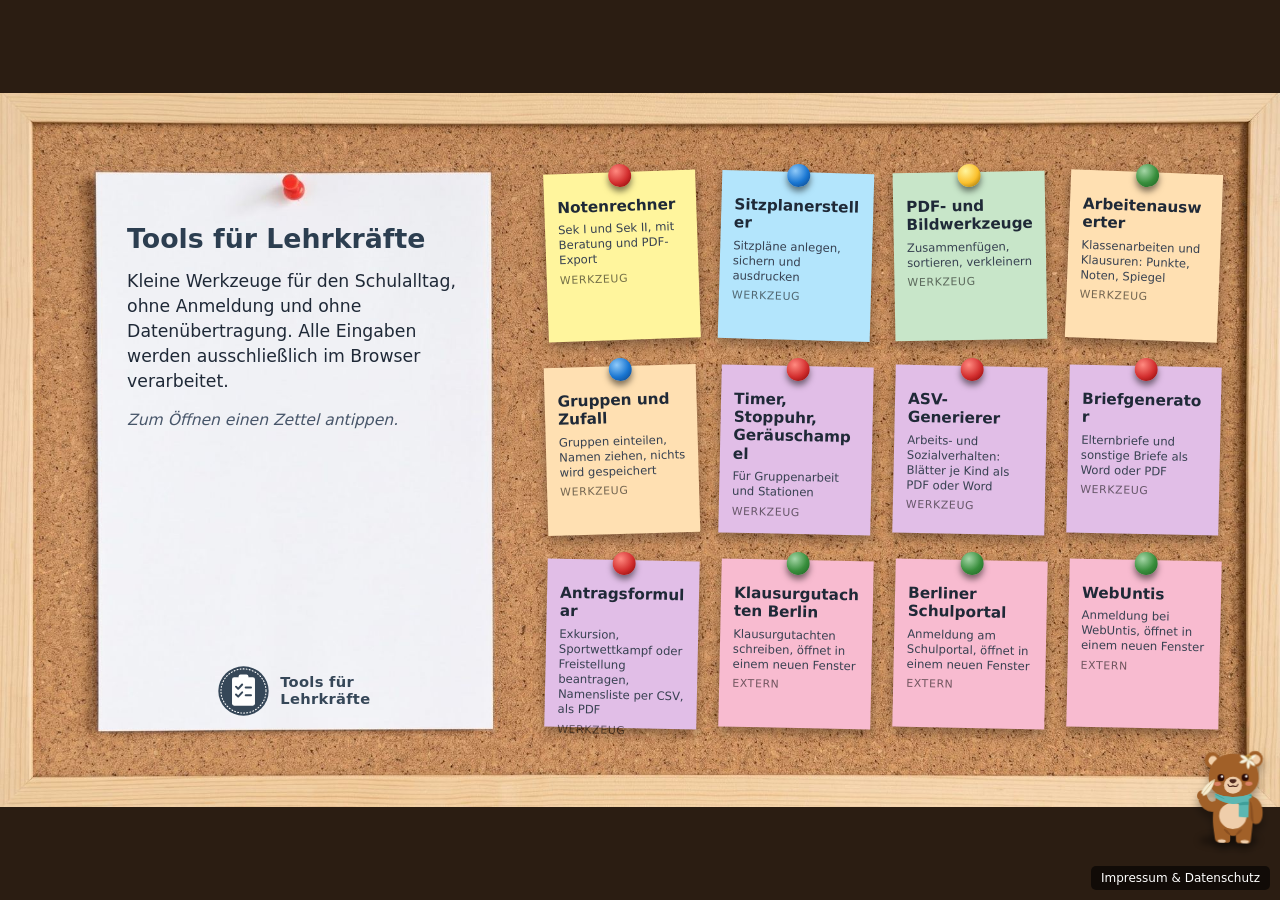
<file: index.html>
<!doctype html>
<html lang="de">
<head>
  <meta charset="utf-8">
  <meta name="viewport" content="width=device-width, initial-scale=1">
  <title>Tools für Lehrkräfte</title>
  <link rel="stylesheet" href="pinnwand.css">
  <link rel="manifest" href="manifest.webmanifest">
  <meta name="theme-color" content="#2c3e50">
  <link rel="icon" type="image/png" href="icons/icon-192.png">
  <link rel="apple-touch-icon" href="icons/apple-touch-icon.png">
  <meta name="apple-mobile-web-app-capable" content="yes">
  <meta name="mobile-web-app-capable" content="yes">
  <meta name="apple-mobile-web-app-title" content="Lehrkräfte-Tools">
    <link rel="stylesheet" href="pinni.css">
    <link rel="stylesheet" href="lilibaer/lilibaer.css">
</head>
<body data-fach="start">

  <div class="stage">
    <img class="board" src="pinnwand.jpg" alt="">

    <section class="paper">
      <h1>Tools für Lehrkräfte</h1>
      <p>Kleine Werkzeuge für den Schulalltag, ohne Anmeldung und ohne Datenübertragung. Alle Eingaben werden ausschließlich im Browser verarbeitet.</p>
      <p class="hinweis">Zum Öffnen einen Zettel antippen.</p>
      <button type="button" id="install-btn" class="install-btn" hidden>App installieren</button>
      <div class="stempel"><img src="logo-start.svg" alt=""><span>Tools für<br>Lehrkräfte</span></div>
    </section>

    <div class="notes">
      <!-- Regel: Zettel mit data-tag="Extern" (rosa) stehen immer als letzte Zettel; die Reihenfolge sichert pinnwand.css per order. -->
      <a class="note" data-tag="Werkzeug" href="./notenrechner/" title="Noten für Sek I und Sek II berechnen"><b>Notenrechner</b><small>Sek I und Sek II, mit Beratung und PDF-Export</small></a>
      <a class="note" data-tag="Werkzeug" href="./sitzplan/" title="Sitzpläne erstellen und drucken"><b>Sitzplanersteller</b><small>Sitzpläne anlegen, sichern und ausdrucken</small></a>
      <a class="note" data-tag="Werkzeug" href="./pdf-werkzeuge/" title="PDFs und Bilder bearbeiten"><b>PDF- und Bildwerkzeuge</b><small>Zusammenfügen, sortieren, verkleinern</small></a>
      <a class="note" data-tag="Werkzeug" href="./klassenarbeit/" title="Arbeiten und Klausuren auswerten"><b>Arbeitenauswerter</b><small>Klassenarbeiten und Klausuren: Punkte, Noten, Spiegel</small></a>
      <a class="note" data-tag="Werkzeug" href="./gruppen/" title="Gruppen einteilen und Personen zufällig auswählen"><b>Gruppen und Zufall</b><small>Gruppen einteilen, Namen ziehen, nichts wird gespeichert</small></a>
      <a class="note" data-tag="Werkzeug" href="./timer/" title="Timer, Stoppuhr und Geräuschampel"><b>Timer, Stoppuhr, Geräuschampel</b><small>Für Gruppenarbeit und Stationen</small></a>
      <a class="note" data-tag="Werkzeug" href="./asv/" title="ASV-Blätter für die Zeugnisse erstellen"><b>ASV-Generierer</b><small>Arbeits- und Sozialverhalten: Blätter je Kind als PDF oder Word</small></a>
      <a class="note" data-tag="Werkzeug" href="./brief/" title="Briefe im Briefkopf der Schule erstellen"><b>Briefgenerator</b><small>Elternbriefe und sonstige Briefe als Word oder PDF</small></a>
      <a class="note" data-tag="Werkzeug" href="./antrag/" title="Antrag auf Exkursion, Sportwettkampf oder Freistellung ausfüllen"><b>Antragsformular</b><small>Exkursion, Sportwettkampf oder Freistellung beantragen, Namensliste per CSV, als PDF</small></a>
      <a class="note" data-tag="Extern" href="https://berlin.klausurgutachten.de/start" target="_blank" rel="noopener noreferrer" title="Öffnet eine externe Seite"><b>Klausurgutachten Berlin</b><small>Klausurgutachten schreiben, öffnet in einem neuen Fenster</small></a>
      <a class="note" data-tag="Extern" href="https://schulportal.berlin.de/" target="_blank" rel="noopener noreferrer" title="Öffnet eine externe Seite"><b>Berliner Schulportal</b><small>Anmeldung am Schulportal, öffnet in einem neuen Fenster</small></a>
      <a class="note" data-tag="Extern" href="https://lily-braun-gymnasium.webuntis.com/WebUntis/?school=lily-braun-gymnasium#/basic/login" target="_blank" rel="noopener noreferrer" title="Öffnet eine externe Seite"><b>WebUntis</b><small>Anmeldung bei WebUntis, öffnet in einem neuen Fenster</small></a>
    </div>
  </div>

  <a href="impressum.html" class="impressum-link">Impressum &amp; Datenschutz</a>
  <script src="pinnwand.js"></script>
  <script src="install.js"></script>
<script src="lilibaer/kolbi.js"></script>
<script src="lilibaer/skin-lilibaer.js"></script>
<script src="lilibaer/lilibaer.js"></script>
  <script src="sw-register.js"></script>
</body>
</html>
</file>
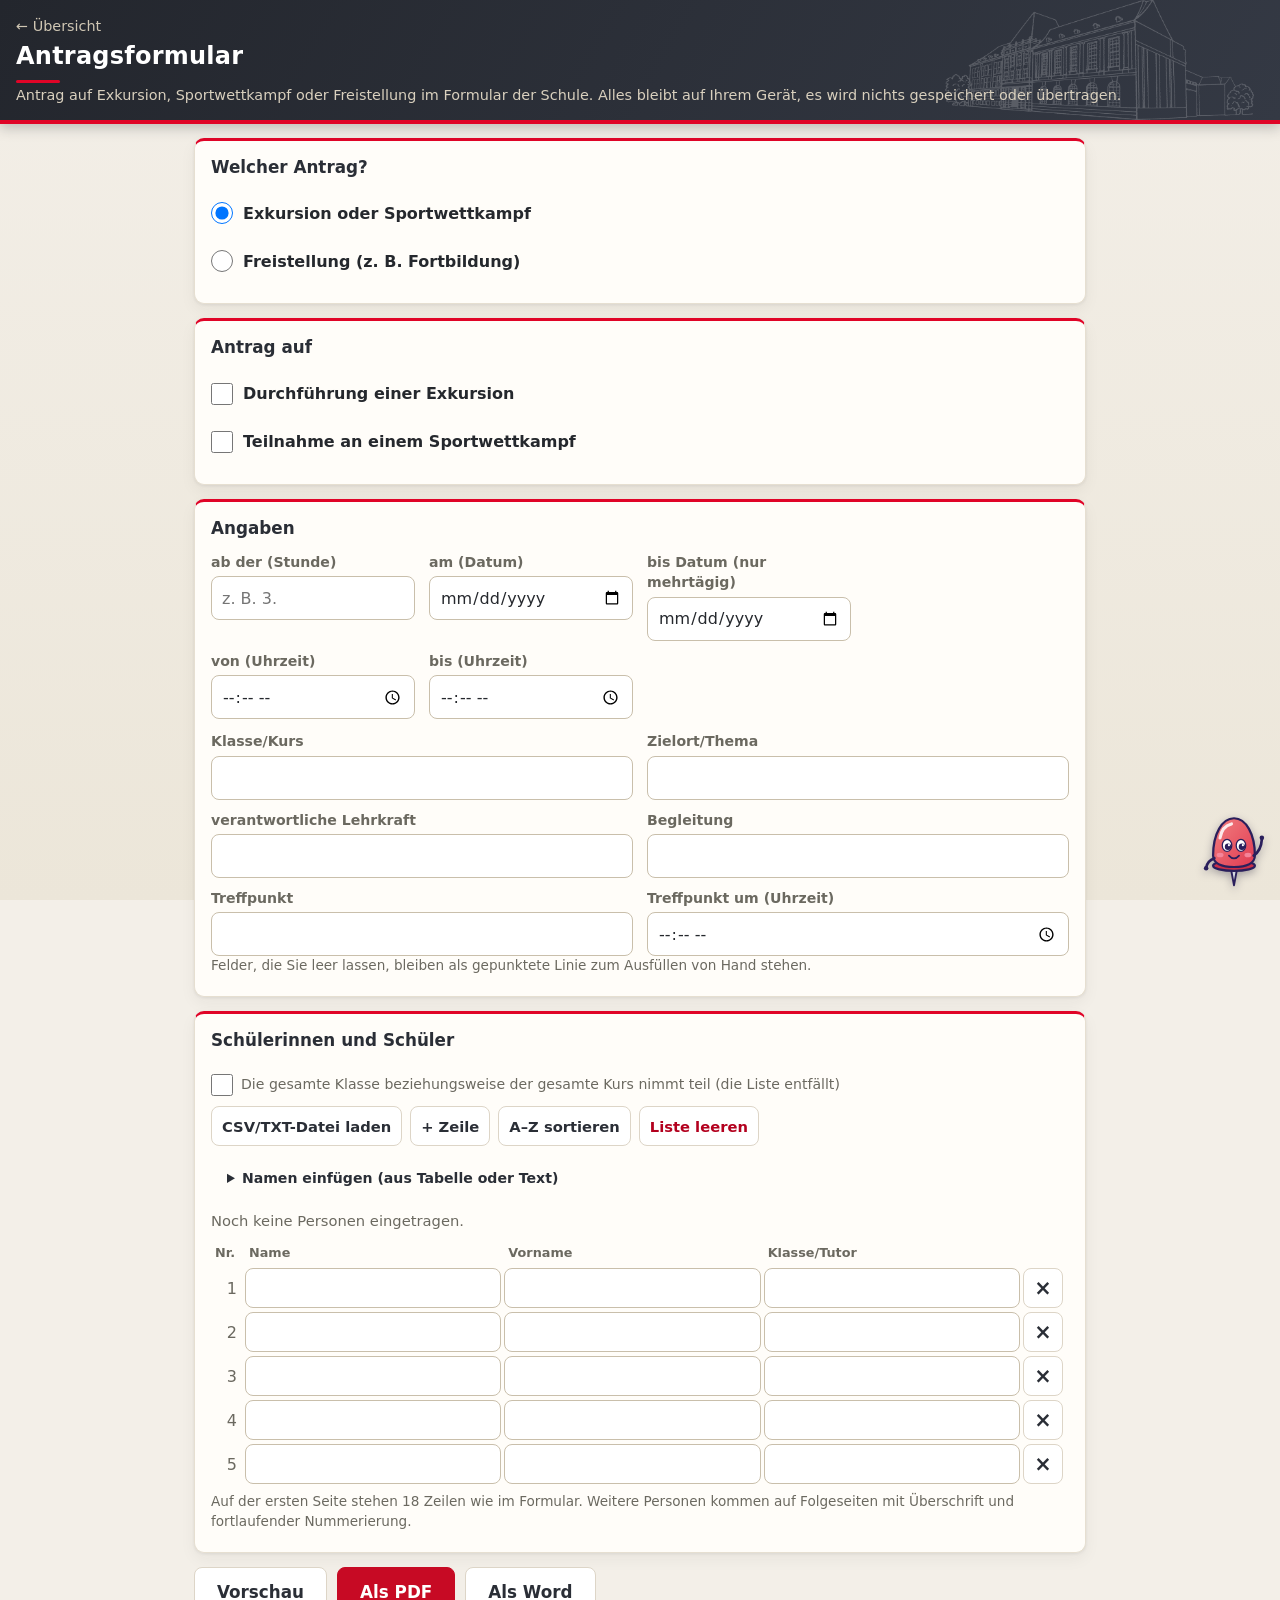
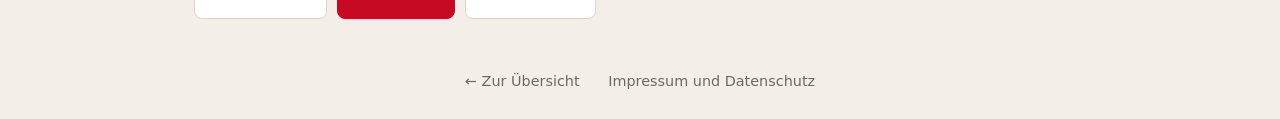
<file: antrag/index.html>
<!DOCTYPE html>
<html lang="de">
<head>
    <meta charset="UTF-8">
    <meta name="viewport" content="width=device-width, initial-scale=1.0, viewport-fit=cover">
    <meta http-equiv="Content-Security-Policy" content="default-src 'none'; script-src 'self'; style-src 'self'; img-src 'self' data: blob:; worker-src 'self' blob:; connect-src 'self' blob: data:; manifest-src 'self'; base-uri 'none'; form-action 'none'">
    <title>Antragsformular</title>
    <link rel="manifest" href="../manifest.webmanifest">
    <meta name="theme-color" content="#2c3e50">
    <link rel="icon" type="image/png" href="../icons/icon-192.png">
    <link rel="apple-touch-icon" href="../icons/apple-touch-icon.png">
    <meta name="apple-mobile-web-app-capable" content="yes">
    <meta name="mobile-web-app-capable" content="yes">
    <meta name="apple-mobile-web-app-title" content="Lehrkräfte-Tools">
    <link rel="stylesheet" href="style.css">
    <link rel="stylesheet" href="../theme.css">
    <link rel="stylesheet" href="../pinni.css">
</head>
<body>

<header class="app-head">
    <div class="wrap">
        <a class="back" href="../">← Übersicht</a>
        <h1>Antragsformular</h1>
        <p>Antrag auf Exkursion, Sportwettkampf oder Freistellung im Formular der Schule. Alles bleibt auf Ihrem Gerät, es wird nichts gespeichert oder übertragen.</p>
    </div>
</header>

<div class="layout">

    <section class="card" aria-labelledby="h-mode">
        <h2 id="h-mode">Welcher Antrag?</h2>
        <div class="card-body">
            <div class="types">
                <label class="opt"><input type="radio" name="mode" id="m-antrag" value="antrag" checked> Exkursion oder Sportwettkampf</label>
                <label class="opt"><input type="radio" name="mode" id="m-frei" value="frei"> Freistellung (z. B. Fortbildung)</label>
            </div>
        </div>
    </section>

    <div id="mode-antrag">
    <section class="card" aria-labelledby="h-art">
        <h2 id="h-art">Antrag auf</h2>
        <div class="card-body">
            <div class="types">
                <label class="opt"><input type="checkbox" id="t-exk"> Durchführung einer Exkursion</label>
                <label class="opt"><input type="checkbox" id="t-sport"> Teilnahme an einem Sportwettkampf</label>
            </div>
        </div>
    </section>

    <section class="card" aria-labelledby="h-ang">
        <h2 id="h-ang">Angaben</h2>
        <div class="card-body stack">
            <div class="grid-time">
                <label>ab der (Stunde)
                    <input class="field" type="text" id="f-std" maxlength="12" autocomplete="off" placeholder="z. B. 3.">
                </label>
                <label>am (Datum)
                    <input class="field" type="date" id="f-datum">
                </label>
                <label>bis Datum (nur mehrtägig)
                    <input class="field" type="date" id="f-datum2">
                </label>
                <span></span>
                <label>von (Uhrzeit)
                    <input class="field" type="time" id="f-von">
                </label>
                <label>bis (Uhrzeit)
                    <input class="field" type="time" id="f-bis">
                </label>
            </div>
            <div class="grid2">
                <label>Klasse/Kurs
                    <input class="field" type="text" id="f-klasse" maxlength="40" autocomplete="off">
                </label>
                <label>Zielort/Thema
                    <input class="field" type="text" id="f-ziel" maxlength="140" autocomplete="off">
                </label>
                <label>verantwortliche Lehrkraft
                    <input class="field" type="text" id="f-lehrer" maxlength="60" autocomplete="off">
                </label>
                <label>Begleitung
                    <input class="field" type="text" id="f-begl" maxlength="80" autocomplete="off">
                </label>
                <label>Treffpunkt
                    <input class="field" type="text" id="f-treff" maxlength="60" autocomplete="off">
                </label>
                <label>Treffpunkt um (Uhrzeit)
                    <input class="field" type="time" id="f-treffzeit">
                </label>
            </div>
            <p class="fieldhint nomargin">Felder, die Sie leer lassen, bleiben als gepunktete Linie zum Ausfüllen von Hand stehen.</p>
        </div>
    </section>

    <section class="card" aria-labelledby="h-stu">
        <h2 id="h-stu">Schülerinnen und Schüler</h2>
        <div class="card-body">
            <label class="check"><input type="checkbox" id="f-ganz"> Die gesamte Klasse beziehungsweise der gesamte Kurs nimmt teil (die Liste entfällt)</label>
            <div id="stu-area">
                <div class="stu-tools">
                    <button type="button" id="stu-file" class="btn small">CSV/TXT-Datei laden</button>
                    <input type="file" id="stu-file-input" accept=".csv,.txt,.tsv,text/csv,text/plain" hidden>
                    <button type="button" id="stu-add" class="btn small">+ Zeile</button>
                    <button type="button" id="stu-sort" class="btn small">A–Z sortieren</button>
                    <button type="button" id="stu-clear" class="btn small danger">Liste leeren</button>
                </div>
                <details class="paste-box">
                    <summary class="small-text">Namen einfügen (aus Tabelle oder Text)</summary>
                    <p class="fieldhint">Eine Person pro Zeile: Name, Vorname, Klasse/Tutor, getrennt durch Semikolon, Komma oder Tabulator. Beim Kopieren aus einer Tabelle passt das von selbst.</p>
                    <textarea id="stu-paste" class="field" placeholder="Müller;Anna;7a&#10;Schmidt;Ben;7a" spellcheck="false"></textarea>
                    <div class="btn-row"><button type="button" id="stu-paste-btn" class="btn small">Übernehmen</button></div>
                </details>
                <p id="stu-count" class="stu-count" aria-live="polite"></p>
                <div class="stu-wrap">
                    <table class="stu" aria-label="Schülerliste">
                        <thead><tr><th>Nr.</th><th>Name</th><th>Vorname</th><th>Klasse/Tutor</th><th></th></tr></thead>
                        <tbody id="stu-body"></tbody>
                    </table>
                </div>
                <p class="fieldhint">Auf der ersten Seite stehen 18 Zeilen wie im Formular. Weitere Personen kommen auf Folgeseiten mit Überschrift und fortlaufender Nummerierung.</p>
            </div>
        </div>
    </section>
    </div>

    <div id="mode-frei" hidden>
        <section class="card" aria-labelledby="h-fr">
            <h2 id="h-fr">Antrag auf Freistellung</h2>
            <div class="card-body stack">
                <div class="grid2">
                    <label>Name
                        <input class="field" type="text" id="fr-name" maxlength="60" autocomplete="off" placeholder="z. B. Mustermann">
                    </label>
                    <label>Vorname
                        <input class="field" type="text" id="fr-vorname" maxlength="60" autocomplete="off" placeholder="z. B. Max">
                    </label>
                    <label>Zeitraum: vom bzw. am
                        <input class="field" type="date" id="fr-von">
                    </label>
                    <label>bis (nur mehrtägig)
                        <input class="field" type="date" id="fr-bis">
                    </label>
                </div>
                <p class="fieldhint nomargin">Seite 1: „Mustermann, Max“, Seite 2: „Max Mustermann“, der Zeitraum steht auf beiden Seiten. Die Zeile „An die Schulleitung des Lily-Braun-Gymnasiums 05Y05“ ist eingetragen. Die durchgestrichene Zeile des Vordrucks entfällt.</p>
                <details class="paste-box">
                    <summary class="small-text">Weitere Angaben (freiwillig)</summary>
                    <div class="grid2">
                        <label>Telefon
                            <input class="field" type="text" id="fr-tel" maxlength="30" autocomplete="off">
                        </label>
                        <label>Personalnummer
                            <input class="field" type="text" id="fr-pnr" maxlength="30" autocomplete="off">
                        </label>
                        <label>Privatanschrift
                            <input class="field" type="text" id="fr-anschrift" maxlength="90" autocomplete="off">
                        </label>
                    </div>
                </details>
            </div>
        </section>
        <section class="card" aria-labelledby="h-kreuz">
            <h2 id="h-kreuz">Kreuze und Begründung</h2>
            <div class="card-body stack">
                <p class="fieldhint nomargin">Was Sie hier ankreuzen, wird im Antrag gesetzt. Alles andere bleibt leer.</p>
                <div id="fr-checks" class="checks"></div>
                <label>Begründung (Platz unter „aus folgenden Gründen“)
                    <textarea class="field" id="fr-grund" maxlength="500" rows="4" spellcheck="true"></textarea>
                </label>
                <label>Eigene Unterlage (Zeile neben dem leeren Kästchen)
                    <input class="field" type="text" id="fr-usonst" maxlength="60" autocomplete="off">
                </label>
                <div class="grid2">
                    <label>Im laufenden Jahr bereits gewährt (Tage)
                        <input class="field" type="text" id="fr-tage1" maxlength="6" autocomplete="off" inputmode="numeric">
                    </label>
                    <label>Im vorhergehenden Jahr gewährt (Tage)
                        <input class="field" type="text" id="fr-tage2" maxlength="6" autocomplete="off" inputmode="numeric">
                    </label>
                </div>
            </div>
        </section>
    </div>

    <div class="actions">
        <button type="button" id="btn-preview" class="btn">Vorschau</button>
        <button type="button" id="btn-pdf" class="btn primary">Als PDF</button>
        <button type="button" id="btn-docx" class="btn">Als Word</button>
    </div>

    <section class="card" id="preview-card" aria-labelledby="h-prev" hidden>
        <h2 id="h-prev">Vorschau</h2>
        <div class="card-body">
            <div id="warn" class="check-box" hidden></div>
            <p class="fieldhint nomargin">So sieht der Antrag aus. Nach Änderungen „Vorschau“ erneut wählen. Datum und Unterschriften setzen Sie nach dem Ausdruck von Hand.</p>
            <div id="preview" class="preview"></div>
        </div>
    </section>
</div>

<footer class="app-foot">
    <a href="../">← Zur Übersicht</a>
    <a href="../impressum.html">Impressum und Datenschutz</a>
</footer>

<div id="modal-root" class="modal-root" hidden></div>
<div id="live" class="sr-only" aria-live="polite"></div>

<script src="app.js"></script>
<script src="../pinni-inhalt.js"></script>
<script src="../pinni.js"></script>
<script src="../sw-register.js"></script>
</body>
</html>
</file>
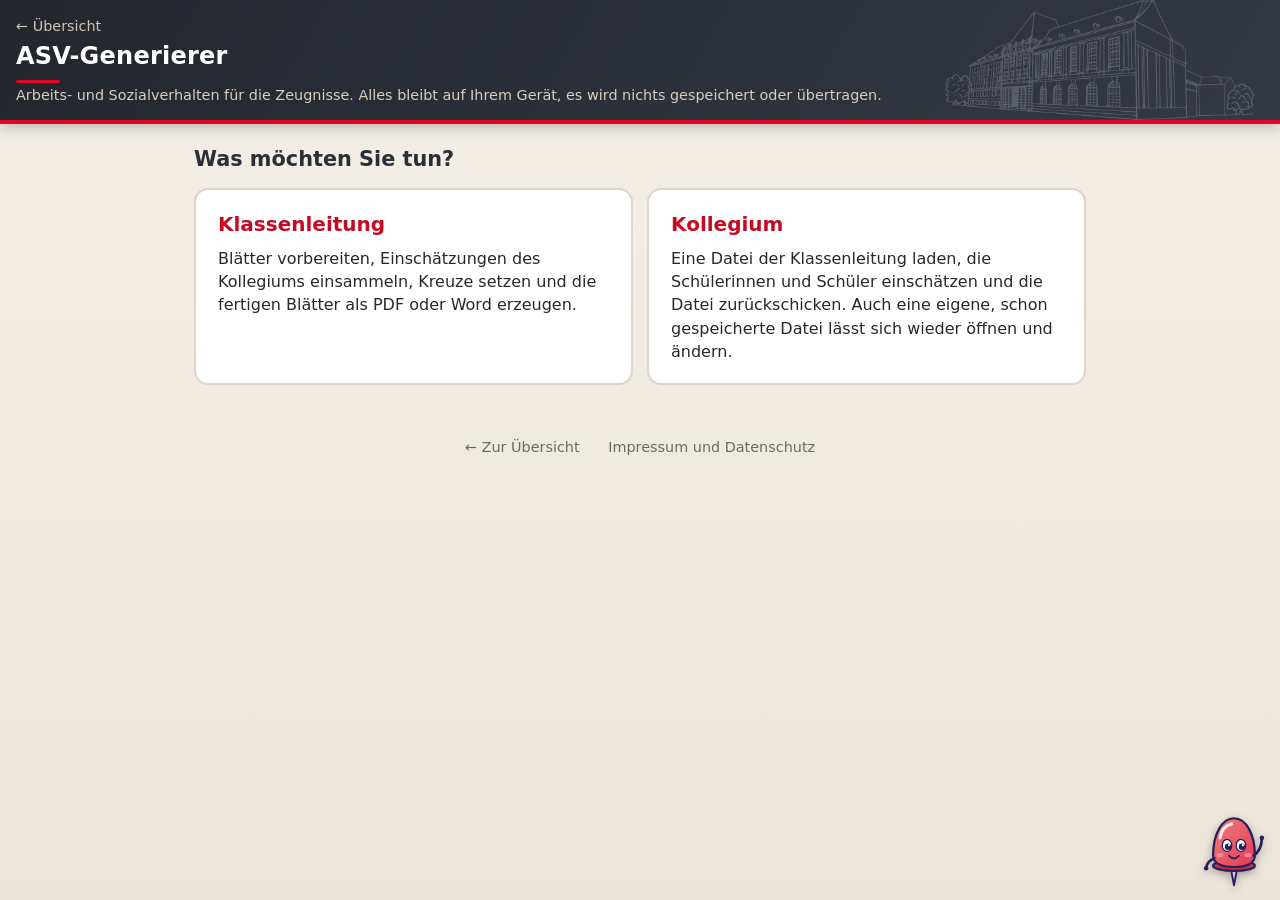
<file: asv/index.html>
<!DOCTYPE html>
<html lang="de">
<head>
    <meta charset="UTF-8">
    <meta name="viewport" content="width=device-width, initial-scale=1.0, viewport-fit=cover">
    <meta http-equiv="Content-Security-Policy" content="default-src 'none'; script-src 'self'; style-src 'self'; img-src 'self' data: blob:; worker-src 'self' blob:; connect-src 'self' blob: data:; manifest-src 'self'; base-uri 'none'; form-action 'none'">
    <title>ASV-Generierer</title>
    <link rel="manifest" href="../manifest.webmanifest">
    <meta name="theme-color" content="#2c3e50">
    <link rel="icon" type="image/png" href="../icons/icon-192.png">
    <link rel="apple-touch-icon" href="../icons/apple-touch-icon.png">
    <meta name="apple-mobile-web-app-capable" content="yes">
    <meta name="mobile-web-app-capable" content="yes">
    <meta name="apple-mobile-web-app-title" content="Lehrkräfte-Tools">
    <link rel="stylesheet" href="style.css">
    <link rel="stylesheet" href="../theme.css">
    <link rel="stylesheet" href="../pinni.css">
</head>
<body>

<header class="app-head">
    <div class="wrap">
        <a class="back" href="../">← Übersicht</a>
        <h1>ASV-Generierer</h1>
        <p>Arbeits- und Sozialverhalten für die Zeugnisse. Alles bleibt auf Ihrem Gerät, es wird nichts gespeichert oder übertragen.</p>
    </div>
</header>

<div class="layout">

    <section id="start" aria-labelledby="h-start">
        <h2 id="h-start" class="starttitle">Was möchten Sie tun?</h2>
        <div class="startcards">
            <button type="button" class="startcard" data-mode="kl">
                <b>Klassenleitung</b>
                <span>Blätter vorbereiten, Einschätzungen des Kollegiums einsammeln, Kreuze setzen und die fertigen Blätter als PDF oder Word erzeugen.</span>
            </button>
            <button type="button" class="startcard" data-mode="kg">
                <b>Kollegium</b>
                <span>Eine Datei der Klassenleitung laden, die Schülerinnen und Schüler einschätzen und die Datei zurückschicken. Auch eine eigene, schon gespeicherte Datei lässt sich wieder öffnen und ändern.</span>
            </button>
        </div>
    </section>

    <div id="modebar" class="modebar" hidden>
        <span id="mode-label"></span>
        <button type="button" id="mode-switch" class="btn small">Modus wechseln</button>
    </div>

  <div id="kl">
    <nav class="steps" id="steps" aria-label="Schritte">
        <button type="button" class="step" data-step="1" aria-current="step"><b>1</b> Schülerinnen und Schüler</button>
        <button type="button" class="step" data-step="2"><b>2</b> Angaben und Dateien</button>
        <button type="button" class="step" data-step="3"><b>3</b> Einschätzungen des Kollegiums</button>
        <button type="button" class="step" data-step="4"><b>4</b> Ausfüllen</button>
    </nav>

    <!-- Schritt 1 -->
    <div id="s1">
        <section class="card" aria-labelledby="h-klasse">
            <h2 id="h-klasse">Klasse</h2>
            <div class="card-body">
                <label>Klassenbezeichnung
                    <input id="klasse" class="field" type="text" maxlength="30" autocomplete="off" placeholder="zum Beispiel 8b">
                </label>
                <p class="fieldhint nomargin">Sie dient nur zur Benennung der Dateien für das Kollegium und steht auf keinem Blatt.</p>
                <div class="btn-row">
                    <button type="button" id="kl-load" class="btn">Datei der Klassenleitung laden (JSON)</button>
                    <input type="file" id="kl-input" accept=".json,application/json" hidden>
                </div>
                <p class="fieldhint nomargin">Hier lässt sich die Datei wieder laden, die Sie in Schritt 2 für das Kollegium erzeugt haben. Dann müssen Klasse, Namen und Angaben nicht noch einmal eingegeben werden.</p>
            </div>
        </section>

        <section class="card" aria-labelledby="h-list">
            <h2 id="h-list">Namen und Geburtstage</h2>
            <div class="card-body stack">
                <label>Namen einfügen
                    <textarea id="paste" class="field" rows="4" placeholder="Anna Müller; 12.03.2013&#10;Ben Schmidt; 05.11.2012"></textarea>
                </label>
                <p class="fieldhint nomargin">Eine Person pro Zeile, mit Geburtstag oder ohne. Name und Geburtstag können durch Semikolon, Komma oder Tabulator getrennt sein.</p>
                <div class="btn-row">
                    <button type="button" id="paste-add" class="btn primary">Hinzufügen</button>
                    <button type="button" id="csv-btn" class="btn">CSV-Datei importieren</button>
                    <input type="file" id="csv-input" accept=".csv,.txt,text/csv,text/plain" hidden>
                </div>
                <label class="nomargin">Reihenfolge der Namen in Datei und Text
                    <select id="csv-order" class="field">
                        <option value="nv">Nachname zuerst (auf dem Blatt steht Vorname Nachname)</option>
                        <option value="vn">Vorname zuerst</option>
                    </select>
                </label>
                <p class="fieldhint nomargin">Auf dem Blatt steht immer zuerst der Vorname. Hat die Datei eine Überschriftenzeile mit „Vorname“ und „Nachname“, wird sie erkannt. Sonst gilt diese Einstellung für zwei Namensspalten und für Schreibweisen wie „Müller, Anna“.</p>
            </div>
        </section>

        <section class="card" aria-labelledby="h-people">
            <h2 id="h-people">Liste <span id="count" class="who"></span></h2>
            <div class="card-body">
                <p id="empty-list" class="small-text">Noch niemand eingetragen.</p>
                <div id="people" class="people"></div>
                <div class="btn-row">
                    <button type="button" id="add-row" class="btn small">Zeile hinzufügen</button>
                    <button type="button" id="clear-all" class="btn small danger" disabled>Alle entfernen</button>
                </div>
            </div>
        </section>

        <div class="actions"><button type="button" id="to2" class="btn primary">Weiter zu den Angaben</button></div>
    </div>

    <!-- Schritt 2 -->
    <div id="s2" hidden>
        <section class="card" aria-labelledby="h-info">
            <h2 id="h-info">Angaben für alle Blätter</h2>
            <div class="card-body stack">
                <div class="grid3">
                    <label>Schulhalbjahr
                        <select id="i-half" class="field">
                            <option value="">bitte wählen</option>
                            <option value="1">1. Schulhalbjahr</option>
                            <option value="2">2. Schulhalbjahr</option>
                        </select>
                    </label>
                    <label>Jahrgangsstufe
                        <select id="i-stufe" class="field">
                            <option value="">bitte wählen</option>
                            <option>7</option><option>8</option><option>9</option><option>10</option>
                        </select>
                    </label>
                    <label>Datum der Ausstellung
                        <input id="i-date" class="field" type="date">
                    </label>
                </div>
                <div class="grid2">
                    <label>Schulleitung (Name)
                        <input id="i-head" class="field" type="text" maxlength="60" autocomplete="off" placeholder="zum Beispiel Max Mustermann">
                    </label>
                    <label>Klassenleitung (Name)
                        <input id="i-klass" class="field" type="text" maxlength="60" autocomplete="off" placeholder="zum Beispiel Erika Beispiel">
                    </label>
                </div>
            </div>
        </section>

        <section class="card" aria-labelledby="h-leer">
            <h2 id="h-leer">Leere Blätter herunterladen</h2>
            <div class="card-body">
                <p class="fieldhint nomargin">Für jedes Kind ein Blatt mit Name, Geburtstag und den Angaben, aber ohne Kreuze.</p>
                <div class="btn-row">
                    <button type="button" id="dl-leer-pdf" class="btn primary">Leere Blätter als PDF</button>
                    <button type="button" id="dl-leer-docx" class="btn primary">Leere Blätter als Word-Datei</button>
                </div>
                <p id="status2" class="status" role="status"></p>
            </div>
        </section>

        <section class="card" aria-labelledby="h-json">
            <h2 id="h-json">Datei für das Kollegium</h2>
            <div class="card-body">
                <p class="fieldhint nomargin">Die Kolleginnen und Kollegen laden diese Datei im Kollegiumsmodus, schätzen die Kinder ein und schicken Ihnen ihre Datei zurück. Sie können dieselbe Datei in Schritt 1 wieder laden, um nichts neu eingeben zu müssen.</p>
                <label class="check"><input type="checkbox" id="json-birth" checked> Geburtstage in die Datei aufnehmen</label>
                <p class="fieldhint nomargin">Kollegen brauchen die Geburtstage nicht. Ohne Häkchen müssen Sie sie nach dem Laden neu eintragen.</p>
                <div class="btn-row">
                    <button type="button" id="dl-json" class="btn primary">Datei für das Kollegium (JSON)</button>
                </div>
            </div>
        </section>

        <div class="actions">
            <button type="button" id="back1" class="btn">Zurück</button>
            <button type="button" id="to3" class="btn primary">Weiter</button>
        </div>
    </div>

    <!-- Schritt 3: Einschätzungen des Kollegiums -->
    <div id="s3" hidden>
        <section class="card" aria-labelledby="h-rf">
            <h2 id="h-rf">Einschätzungen des Kollegiums</h2>
            <div class="card-body">
                <p class="fieldhint nomargin">Laden Sie alle Dateien, die Sie von den Kolleginnen und Kollegen zurückbekommen haben. Aus allen Einschätzungen wird der Durchschnitt gebildet und in die Kästchen übernommen. Ohne Dateien geht es direkt weiter zum Ankreuzen von Hand.</p>
                <div class="btn-row">
                    <button type="button" id="rfile-btn" class="btn primary">Dateien laden (JSON)</button>
                    <input type="file" id="rfile-input" accept=".json,application/json" multiple hidden>
                </div>
                <p id="rempty" class="small-text">Noch keine Dateien geladen.</p>
                <div id="rfiles" class="rfiles"></div>
            </div>
        </section>

        <div id="rres" hidden>
            <section class="card" id="rties-card" aria-labelledby="h-rt" hidden>
                <h2 id="h-rt">Entscheidungen <span id="rties-count" class="who"></span></h2>
                <div class="card-body">
                    <p class="fieldhint nomargin">Hier liegt der Durchschnitt genau zwischen zwei Stufen. Bitte wählen Sie, ob die bessere oder die schlechtere Aussage angekreuzt werden soll.</p>
                    <div class="btn-row" id="rbulk">
                        <button type="button" id="rbulk-b" class="btn small">Alle offenen: die bessere Aussage</button>
                        <button type="button" id="rbulk-s" class="btn small">Alle offenen: die schlechtere Aussage</button>
                    </div>
                    <div id="rties" class="ties"></div>
                </div>
            </section>

            <section class="card" aria-labelledby="h-rr">
                <h2 id="h-rr">Ergebnis</h2>
                <div class="card-body">
                    <p class="fieldhint nomargin">1 = sehr ausgeprägt, 2 = ausgeprägt, 3 = teilweise ausgeprägt, 4 = gering ausgeprägt. Die Spalten sind die Bereiche in der Reihenfolge des Bogens. Ein Fragezeichen heißt: Entscheidung offen. Ein Strich heißt: keine Angabe.</p>
                    <div class="bogen-wrap"><table class="rtable" id="rtable"></table></div>
                </div>
            </section>
        </div>

        <div class="actions">
            <button type="button" id="back3b" class="btn">Zurück</button>
            <button type="button" id="to4" class="btn primary">Weiter zum Ausfüllen</button>
        </div>
    </div>

    <!-- Schritt 4: Übersicht -->
    <div id="s4" hidden>
        <section class="card" id="overview" aria-labelledby="h-over">
            <h2 id="h-over">Übersicht <span id="over-count" class="who"></span></h2>
            <div class="card-body">
                <p class="fieldhint nomargin">Ein Kind antippen, dann erscheint der Bogen zum Ankreuzen.</p>
                <div id="kids" class="kids"></div>
            </div>
        </section>

        <!-- Schritt 3: Formular -->
        <section class="card" id="sheet" aria-labelledby="h-sheet" hidden>
            <h2 id="h-sheet"></h2>
            <div class="card-body">
                <p id="sheet-sub" class="fieldhint nomargin"></p>
                <div class="bogen-wrap"><table class="bogen" id="bogen"></table></div>
                <div class="btn-row sheet-nav">
                    <button type="button" id="sh-over" class="btn">Zur Übersicht</button>
                    <button type="button" id="sh-prev" class="btn">← Vorheriges Kind</button>
                    <button type="button" id="sh-next" class="btn primary">Nächstes Kind →</button>
                </div>
            </div>
        </section>

        <section class="card" aria-labelledby="h-fertig">
            <h2 id="h-fertig">Ausgefüllte Blätter herunterladen</h2>
            <div class="card-body">
                <p class="fieldhint nomargin">Für alle Kinder in der Reihenfolge der Liste. Wo noch nichts angekreuzt ist, bleiben die Kästchen leer.</p>
                <div class="btn-row">
                    <button type="button" id="dl-full-pdf" class="btn primary">Ausgefüllte Blätter als PDF</button>
                    <button type="button" id="dl-full-docx" class="btn primary">Ausgefüllte Blätter als Word-Datei</button>
                </div>
                <p id="status4" class="status" role="status"></p>
            </div>
        </section>

        <div class="actions"><button type="button" id="back3" class="btn">Zurück</button></div>
    </div>
  </div>

  <div id="kg" hidden>
    <section class="card" id="kg-empty" aria-labelledby="h-kgl">
        <h2 id="h-kgl">Datei der Klassenleitung laden</h2>
        <div class="card-body">
            <p class="fieldhint nomargin">Laden Sie die Datei, die Sie von der Klassenleitung bekommen haben. Sie können mehrere Dateien auf einmal laden, dann erscheint für jede Klasse ein Reiter.</p>
            <p class="fieldhint nomargin">Eine Datei mit Ihren eigenen Einschätzungen, die Sie früher gespeichert haben, laden Sie hier genauso. Dann sehen Sie Ihre Kreuze wieder und können sie prüfen oder ändern.</p>
            <div class="btn-row">
                <button type="button" id="kg-load" class="btn primary">Dateien laden (JSON)</button>
            </div>
        </div>
    </section>
    <input type="file" id="kg-input" accept=".json,application/json" multiple hidden>

    <div id="kg-main" hidden>
        <div class="plans-bar" id="kg-tabbar"><div class="tabs" id="kg-tabs" role="tablist" aria-label="Klassen"></div></div>

        <section class="card" id="kg-over" aria-labelledby="kg-title">
            <h2 id="kg-title"></h2>
            <div class="card-body">
                <p class="fieldhint nomargin">Ein Kind antippen, dann erscheint der Bogen zum Ankreuzen. Sie müssen nicht alle Kinder und nicht alle Bereiche ausfüllen. <span id="kg-count"></span></p>
                <div id="kg-kids" class="kids"></div>
                <div class="btn-row">
                    <button type="button" id="kg-load2" class="btn small">Weitere Datei laden</button>
                    <button type="button" id="kg-remove" class="btn small danger">Diese Klasse entfernen</button>
                </div>
            </div>
        </section>

        <section class="card" id="kg-sheet" aria-labelledby="kg-h-sheet" hidden>
            <h2 id="kg-h-sheet"></h2>
            <div class="card-body">
                <p class="fieldhint nomargin">Ein Kästchen erneut antippen nimmt das Kreuz zurück.</p>
                <div class="bogen-wrap"><table class="bogen" id="kg-bogen"></table></div>
                <div class="btn-row sheet-nav">
                    <button type="button" id="kg-back" class="btn">Zur Übersicht</button>
                    <button type="button" id="kg-prev" class="btn">← Vorheriges Kind</button>
                    <button type="button" id="kg-next" class="btn primary">Nächstes Kind →</button>
                </div>
            </div>
        </section>

        <section class="card" aria-labelledby="h-kgs">
            <h2 id="h-kgs">Einschätzungen speichern</h2>
            <div class="card-body">
                <label>Ihr Name oder Fach (freiwillig)
                    <input id="von" class="field" type="text" maxlength="60" autocomplete="off" placeholder="zum Beispiel Frau Beispiel, Mathematik">
                </label>
                <p class="fieldhint nomargin">Er steht nur in der Datei und hilft der Klassenleitung, die Dateien auseinanderzuhalten.</p>
                <div class="btn-row">
                    <button type="button" id="kg-save" class="btn primary">Einschätzungen dieser Klasse speichern (JSON)</button>
                </div>
                <p id="kg-status" class="status" role="status"></p>
            </div>
        </section>
    </div>
  </div>
</div>

<footer class="app-foot">
    <a href="../">← Zur Übersicht</a>
    <a href="../impressum.html">Impressum und Datenschutz</a>
</footer>

<div id="modal-root" class="modal-root" hidden></div>
<div id="live" class="sr-only" aria-live="polite"></div>

<script src="data.js"></script>
<script src="app.js"></script>
<script src="../pinni-inhalt.js"></script>
<script src="../pinni.js"></script>
<script src="../sw-register.js"></script>
</body>
</html>
</file>
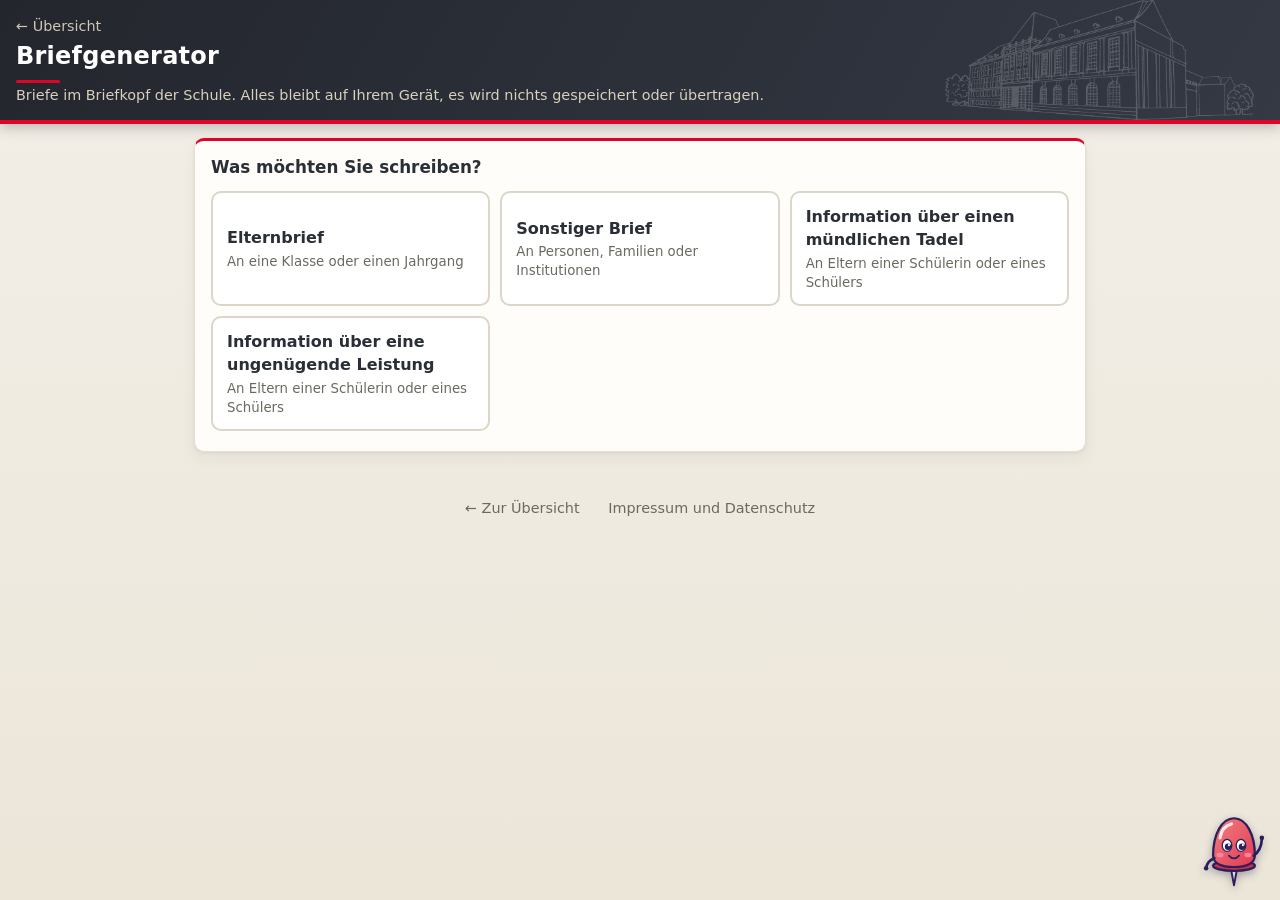
<file: brief/index.html>
<!DOCTYPE html>
<html lang="de">
<head>
    <meta charset="UTF-8">
    <meta name="viewport" content="width=device-width, initial-scale=1.0, viewport-fit=cover">
    <meta http-equiv="Content-Security-Policy" content="default-src 'none'; script-src 'self'; style-src 'self'; img-src 'self' data: blob:; worker-src 'self' blob:; connect-src 'self' blob: data:; manifest-src 'self'; base-uri 'none'; form-action 'none'">
    <title>Briefgenerator</title>
    <link rel="manifest" href="../manifest.webmanifest">
    <meta name="theme-color" content="#2c3e50">
    <link rel="icon" type="image/png" href="../icons/icon-192.png">
    <link rel="apple-touch-icon" href="../icons/apple-touch-icon.png">
    <meta name="apple-mobile-web-app-capable" content="yes">
    <meta name="mobile-web-app-capable" content="yes">
    <meta name="apple-mobile-web-app-title" content="Lehrkräfte-Tools">
    <link rel="stylesheet" href="style.css">
    <link rel="stylesheet" href="../theme.css">
    <link rel="stylesheet" href="../pinni.css">
</head>
<body>

<header class="app-head">
    <div class="wrap">
        <a class="back" href="../">← Übersicht</a>
        <h1>Briefgenerator</h1>
        <p>Briefe im Briefkopf der Schule. Alles bleibt auf Ihrem Gerät, es wird nichts gespeichert oder übertragen.</p>
    </div>
</header>

<div class="layout">

    <section class="card" aria-labelledby="h-kind">
        <h2 id="h-kind">Was möchten Sie schreiben?</h2>
        <div class="card-body">
            <div class="kinds" id="kinds">
                <button type="button" class="kind" data-kind="eltern" aria-pressed="false">Elternbrief<small>An eine Klasse oder einen Jahrgang</small></button>
                <button type="button" class="kind" data-kind="sonstig" aria-pressed="false">Sonstiger Brief<small>An Personen, Familien oder Institutionen</small></button>
                <button type="button" class="kind" data-kind="tadel" aria-pressed="false">Information über einen mündlichen Tadel<small>An Eltern einer Schülerin oder eines Schülers</small></button>
                <button type="button" class="kind" data-kind="ungenuegend" aria-pressed="false">Information über eine ungenügende Leistung<small>An Eltern einer Schülerin oder eines Schülers</small></button>
            </div>
        </div>
    </section>

    <div id="form" hidden>

        <section class="card" aria-labelledby="h-addr">
            <h2 id="h-addr">Adressfeld</h2>
            <div class="card-body stack">

                <div id="box-eltern" class="stack" hidden>
                    <div class="grid2">
                        <label>Der Brief geht an
                            <select id="e-art" class="field">
                                <option value="klasse">eine Klasse</option>
                                <option value="jahrgang">eine Jahrgangsstufe</option>
                            </select>
                        </label>
                        <label><span id="e-label">Klasse</span>
                            <input id="e-wert" class="field" type="text" maxlength="20" autocomplete="off" placeholder="zum Beispiel 7a">
                        </label>
                    </div>
                    <p class="fieldhint">Das Adressfeld lautet „An die Eltern und Erziehungsberechtigten der …“, die Anrede wird automatisch passend gesetzt.</p>
                </div>

                <div id="box-sonstig" class="stack" hidden>
                    <div>
                        <span class="fieldhint nomargin">Der Brief geht an</span>
                        <div class="radios" id="s-typ">
                            <label><input type="radio" name="typ" value="einzel" checked> eine Person</label>
                            <label><input type="radio" name="typ" value="zwei"> zwei Personen</label>
                            <label><input type="radio" name="typ" value="familie"> eine Familie</label>
                            <label id="r-institution"><input type="radio" name="typ" value="institution"> eine Institution</label>
                        </div>
                    </div>

                    <div id="s-persons" class="persons"></div>

                    <div id="s-familie" hidden>
                        <label>Familienname
                            <input id="s-familie-in" class="field" type="text" maxlength="60" autocomplete="off" placeholder="zum Beispiel Müller">
                        </label>
                    </div>
                    <div id="s-institution" hidden>
                        <label>Name der Institution
                            <input id="s-institution-in" class="field" type="text" maxlength="100" autocomplete="off" placeholder="zum Beispiel Bezirksamt Spandau">
                        </label>
                    </div>

                    <div class="grid2">
                        <label>Straße und Hausnummer
                            <input id="s-strasse" class="field" type="text" maxlength="80" autocomplete="off">
                        </label>
                        <div class="grid-zip">
                            <label>PLZ
                                <input id="s-plz" class="field" type="text" maxlength="10" inputmode="numeric" autocomplete="off">
                            </label>
                            <label>Ort
                                <input id="s-ort" class="field" type="text" maxlength="60" autocomplete="off">
                            </label>
                        </div>
                    </div>

                    <div>
                        <span class="fieldhint nomargin">Anrede im Brief</span>
                        <div class="radios" id="s-anrede">
                            <label><input type="radio" name="anrede" value="neutral" checked> Sehr geehrte Damen und Herren</label>
                            <label><input type="radio" name="anrede" value="adresse"> passend zur Adresse</label>
                        </div>
                    </div>
                </div>
            </div>
        </section>

        <section class="card" id="card-tadel" aria-labelledby="h-tadel" hidden>
            <h2 id="h-tadel">Tadel</h2>
            <div class="card-body stack">
                <div class="grid3">
                    <label>Vorname des Kindes
                        <input id="t-first" class="field" type="text" maxlength="60" autocomplete="off">
                    </label>
                    <label>Geschlecht des Kindes
                        <select id="t-sex" class="field">
                            <option value="f">weiblich („Ihre Tochter“)</option>
                            <option value="m">männlich („Ihr Sohn“)</option>
                            <option value="n">keine Angabe („Ihr Kind“)</option>
                        </select>
                    </label>
                    <label>Datum des Tadels
                        <input id="t-date" class="field" type="date">
                    </label>
                </div>
                <label>Grund
                    <textarea id="t-reason" class="field" rows="4" maxlength="800"></textarea>
                </label>
                <p class="fieldhint nomargin">Betreff und Text sind für diesen Brief vorgegeben. Unter dem Gruß steht Ihr Name, am Ende der Hinweis, dass eine Kopie in die Schülerakte kommt.</p>
            </div>
        </section>

        <section class="card" id="card-ungen" aria-labelledby="h-ungen" hidden>
            <h2 id="h-ungen">Ungenügende Leistung</h2>
            <div class="card-body stack">
                <div class="grid2">
                    <label>Vorname des Kindes
                        <input id="u-first" class="field" type="text" maxlength="60" autocomplete="off">
                    </label>
                    <label>Fach
                        <input id="u-fach" class="field" type="text" maxlength="60" autocomplete="off" placeholder="zum Beispiel Deutsch">
                    </label>
                    <label>Art der Leistungsüberprüfung
                        <input id="u-art" class="field" type="text" maxlength="80" autocomplete="off" placeholder="zum Beispiel Klassenarbeit">
                    </label>
                    <label>Datum der Leistungsüberprüfung
                        <input id="u-date" class="field" type="date">
                    </label>
                </div>
                <label>Bemerkungen (optional)
                    <textarea id="u-bem" class="field" rows="3" maxlength="800"></textarea>
                </label>
                <p class="fieldhint nomargin">Betreff und Text sind für diesen Brief vorgegeben. Unter dem Gruß steht Ihr Name, am Ende der Hinweis, dass eine Kopie in die Schülerakte kommt.</p>
            </div>
        </section>

        <section class="card" aria-labelledby="h-abs">
            <h2 id="h-abs">Absender</h2>
            <div class="card-body">
                <div class="grid2">
                    <label>Ihr Name
                        <input id="f-names" class="field" type="text" maxlength="200" autocomplete="off" placeholder="zum Beispiel Max Mustermann">
                        <span class="fieldhint">Mehrere Namen mit Komma trennen. Dazwischen steht dann „und“. Der Name steht unter dem Gruß.</span>
                    </label>
                    <label>Kürzel (Ansprechpartner)
                        <input id="f-kuerzel" class="field" type="text" maxlength="30" autocomplete="off" placeholder="zum Beispiel Mus">
                        <span class="fieldhint">Mehrere Kürzel mit Komma trennen. Das Kürzel steht neben „Ihr Ansprechpartner“, das Datum setzt sich automatisch.</span>
                    </label>
                </div>
            </div>
        </section>

        <section class="card" id="card-txt" aria-labelledby="h-txt">
            <h2 id="h-txt">Betreff und Text</h2>
            <div class="card-body stack">
                <label>Betreff
                    <input id="f-subject" class="field" type="text" maxlength="150" autocomplete="off">
                </label>
                <label>Text des Briefes
                    <textarea id="f-text" class="field big" placeholder="Hier steht der Text. Eine leere Zeile erzeugt einen Absatz."></textarea>
                    <span class="fieldhint">Anrede und Gruß setzt der Generator selbst. Der Text steht so im Brief, wie Sie ihn hier mit Zeilenumbrüchen schreiben.</span>
                </label>
            </div>
        </section>

        <section class="card" aria-labelledby="h-chk">
            <h2 id="h-chk">Kontrolle</h2>
            <div class="card-body"><div id="check" class="check-box" aria-live="polite"></div></div>
        </section>

        <div class="actions">
            <button type="button" id="btn-preview" class="btn">Vorschau</button>
            <button type="button" id="btn-docx" class="btn primary">Als Word-Datei (.docx)</button>
            <button type="button" id="btn-pdf" class="btn primary">Als PDF</button>
        </div>

        <section class="card" id="preview-card" aria-labelledby="h-prev" hidden>
            <h2 id="h-prev">Vorschau</h2>
            <div class="card-body">
                <p class="fieldhint nomargin">So sieht der Brief aus. Die Word-Datei hat dasselbe Layout. Nach Änderungen im Formular „Vorschau“ erneut wählen.</p>
                <div id="preview" class="preview"></div>
            </div>
        </section>
    </div>
</div>

<footer class="app-foot">
    <a href="../">← Zur Übersicht</a>
    <a href="../impressum.html">Impressum und Datenschutz</a>
</footer>

<div id="modal-root" class="modal-root" hidden></div>
<div id="live" class="sr-only" aria-live="polite"></div>

<script src="letter.js"></script>
<script src="app.js"></script>
<script src="../pinni-inhalt.js"></script>
<script src="../pinni.js"></script>
<script src="../sw-register.js"></script>
</body>
</html>
</file>
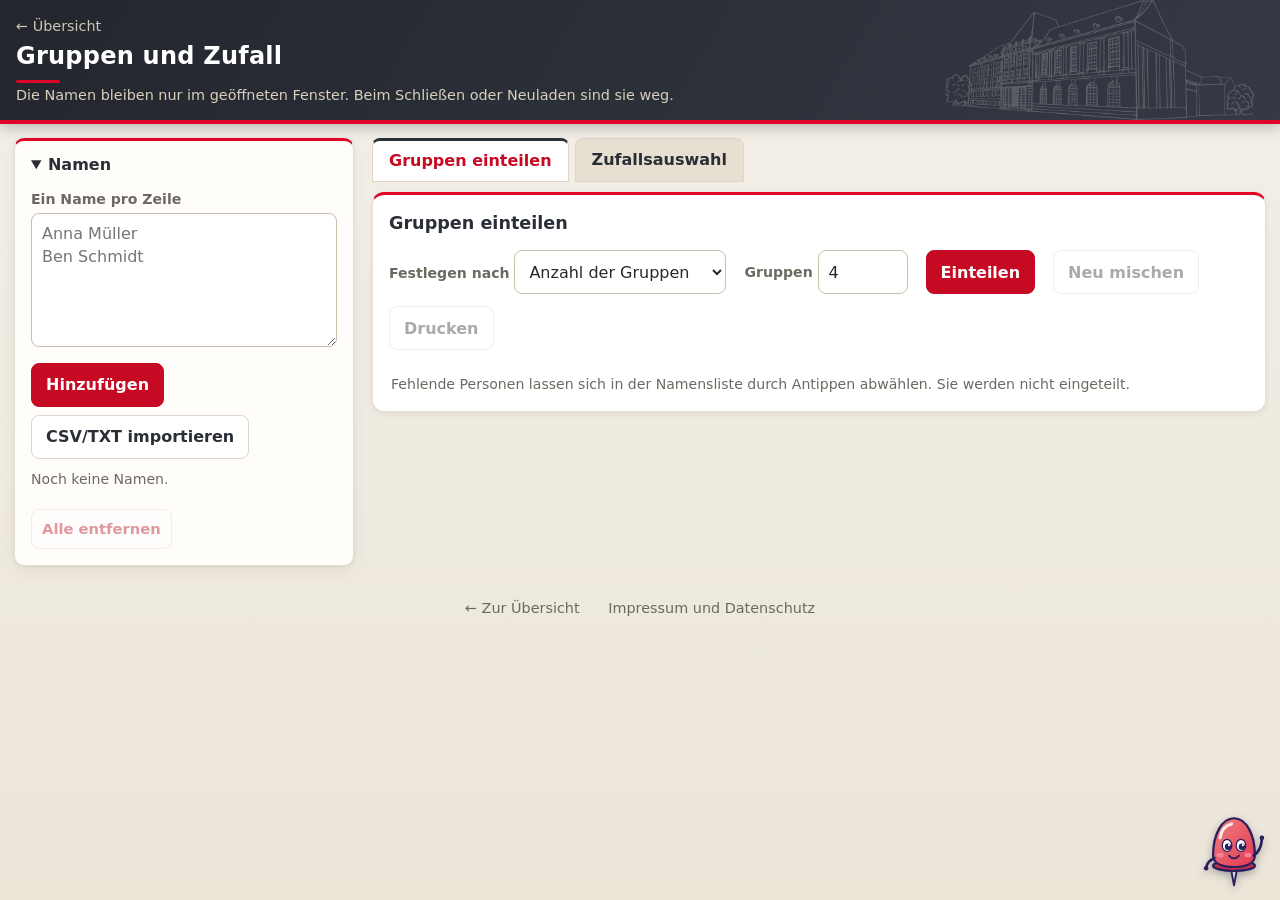
<file: gruppen/index.html>
<!DOCTYPE html>
<html lang="de">
<head>
    <meta charset="UTF-8">
    <meta name="viewport" content="width=device-width, initial-scale=1.0, viewport-fit=cover">
    <meta http-equiv="Content-Security-Policy" content="default-src 'none'; script-src 'self'; style-src 'self'; img-src 'self' data:; connect-src 'self'; manifest-src 'self'; worker-src 'self'; base-uri 'none'; form-action 'none'">
    <title>Gruppen und Zufall</title>
    <link rel="manifest" href="../manifest.webmanifest">
    <meta name="theme-color" content="#2c3e50">
    <link rel="icon" type="image/png" href="../icons/icon-192.png">
    <link rel="apple-touch-icon" href="../icons/apple-touch-icon.png">
    <meta name="apple-mobile-web-app-capable" content="yes">
    <meta name="mobile-web-app-capable" content="yes">
    <meta name="apple-mobile-web-app-title" content="Lehrkräfte-Tools">
    <link rel="stylesheet" href="style.css">
    <link rel="stylesheet" href="../theme.css">
    <link rel="stylesheet" href="../pinni.css">
</head>
<body>

<header class="app-head">
    <div class="wrap">
        <a class="back" href="../">← Übersicht</a>
        <h1>Gruppen und Zufall</h1>
        <p>Die Namen bleiben nur im geöffneten Fenster. Beim Schließen oder Neuladen sind sie weg.</p>
    </div>
</header>

<div class="layout">

    <section class="work" aria-label="Auswahl">
        <div class="plans-bar">
            <div class="tabs" role="tablist" aria-label="Funktion">
                <button type="button" class="tab" role="tab" id="tab-gruppen" aria-selected="true" aria-controls="panel-gruppen">Gruppen einteilen</button>
                <button type="button" class="tab" role="tab" id="tab-zufall" aria-selected="false" aria-controls="panel-zufall">Zufallsauswahl</button>
            </div>
        </div>

        <div class="panel" id="panel-gruppen" role="tabpanel" aria-labelledby="tab-gruppen">
            <h2 class="noprint">Gruppen einteilen</h2>
            <div class="ctrl">
                <label>Festlegen nach
                    <select id="g-mode" class="field">
                        <option value="count">Anzahl der Gruppen</option>
                        <option value="size">Personen pro Gruppe</option>
                    </select>
                </label>
                <label><span id="g-num-label">Gruppen</span>
                    <input id="g-num" class="field" type="number" min="1" max="50" value="4" inputmode="numeric">
                </label>
                <button type="button" id="g-run" class="btn primary">Einteilen</button>
                <button type="button" id="g-again" class="btn" disabled>Neu mischen</button>
                <button type="button" id="g-print" class="btn" disabled>Drucken</button>
            </div>
            <h2 class="printtitle">Gruppeneinteilung</h2>
            <div id="groups" class="groups" aria-live="polite"></div>
            <p id="g-hint" class="hint">Fehlende Personen lassen sich in der Namensliste durch Antippen abwählen. Sie werden nicht eingeteilt.</p>
        </div>

        <div class="panel" id="panel-zufall" role="tabpanel" aria-labelledby="tab-zufall" hidden>
            <h2>Zufallsauswahl</h2>
            <div class="ctrl">
                <label>Wie viele Personen
                    <input id="z-num" class="field" type="number" min="1" max="50" value="1" inputmode="numeric">
                </label>
                <label class="check"><input type="checkbox" id="z-norepeat" checked> Niemanden doppelt ziehen</label>
                <button type="button" id="z-run" class="btn primary">Ziehen</button>
                <button type="button" id="z-reset" class="btn">Zurücksetzen</button>
            </div>
            <div id="drawn" class="drawn" aria-live="polite"><span class="placeholder">Noch niemand gezogen.</span></div>
            <p id="z-history" class="history"></p>
        </div>
    </section>

    <aside class="side" aria-label="Namen">
        <details class="card" id="det-names" open>
            <summary>Namen</summary>
            <div class="card-body">
                <label>Ein Name pro Zeile
                    <textarea id="names-input" class="field" rows="5" placeholder="Anna Müller&#10;Ben Schmidt"></textarea>
                </label>
                <div class="btn-row">
                    <button type="button" id="names-add" class="btn primary">Hinzufügen</button>
                    <button type="button" id="names-file" class="btn">CSV/TXT importieren</button>
                    <input type="file" id="names-file-input" accept=".csv,.txt,text/plain,text/csv" hidden>
                </div>
                <p id="count" class="count"></p>
                <div id="chips" class="chips"></div>
                <div class="btn-row">
                    <button type="button" id="names-clear" class="btn small danger" disabled>Alle entfernen</button>
                </div>
            </div>
        </details>
    </aside>
</div>

<footer class="app-foot">
    <a href="../">← Zur Übersicht</a>
    <a href="../impressum.html">Impressum und Datenschutz</a>
</footer>

<div id="modal-root" class="modal-root" hidden></div>
<div id="live" class="sr-only" aria-live="polite"></div>

<script src="app.js"></script>
<script src="../pinni-inhalt.js"></script>
<script src="../pinni.js"></script>
<script src="../sw-register.js"></script>
</body>
</html>
</file>
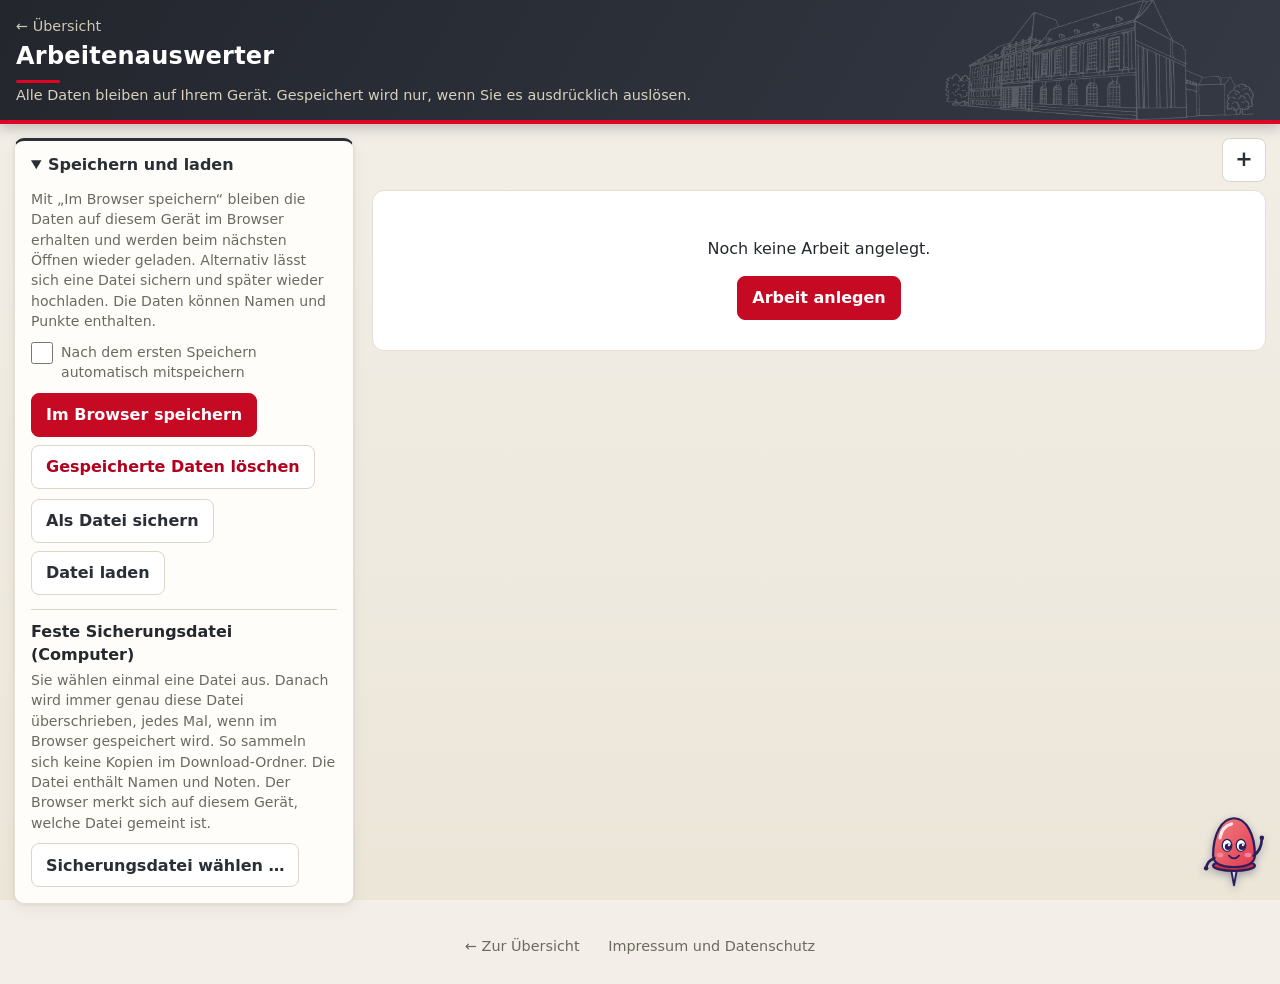
<file: klassenarbeit/index.html>
<!DOCTYPE html>
<html lang="de">
<head>
    <meta charset="UTF-8">
    <meta name="viewport" content="width=device-width, initial-scale=1.0, viewport-fit=cover">
    <meta http-equiv="Content-Security-Policy" content="default-src 'none'; script-src 'self'; style-src 'self'; img-src 'self' data: blob:; font-src 'self'; connect-src 'self'; manifest-src 'self'; worker-src 'self'; base-uri 'none'; form-action 'none'">
    <title>Arbeitenauswerter</title>
    <link rel="manifest" href="../manifest.webmanifest">
    <meta name="theme-color" content="#2c3e50">
    <link rel="icon" type="image/png" href="../icons/icon-192.png">
    <link rel="apple-touch-icon" href="../icons/apple-touch-icon.png">
    <meta name="apple-mobile-web-app-capable" content="yes">
    <meta name="mobile-web-app-capable" content="yes">
    <meta name="apple-mobile-web-app-title" content="Lehrkräfte-Tools">
    <link rel="stylesheet" href="style.css">
    <link rel="stylesheet" href="../theme.css">
    <link rel="stylesheet" href="../pinni.css">
</head>
<body>

<header class="app-head">
    <div class="wrap">
        <a class="back" href="../">← Übersicht</a>
        <h1>Arbeitenauswerter</h1>
        <p>Alle Daten bleiben auf Ihrem Gerät. Gespeichert wird nur, wenn Sie es ausdrücklich auslösen.</p>
    </div>
</header>

<div class="layout">

    <section class="work" aria-label="Auswertung">

        <div class="plans-bar">
            <div id="tabs" class="tabs" role="tablist" aria-label="Arbeiten"></div>
            <button type="button" id="tab-add" class="btn icon" aria-label="Neue Arbeit anlegen" title="Neue Arbeit anlegen">+</button>
        </div>

        <div id="empty" class="empty" hidden>
            <p>Noch keine Arbeit angelegt.</p>
            <button type="button" id="empty-add" class="btn primary">Arbeit anlegen</button>
        </div>

        <div id="main" hidden>
            <div class="card result" id="result"></div>

            <div class="gridtools">
                <span id="status" class="status"></span>
                <span class="btn-row inline">
                    <button type="button" id="jpg" class="btn small">Notenspiegel als JPEG</button>
                    <button type="button" id="pdf" class="btn small">Übersicht als PDF</button>
                    <button type="button" id="bedarf" class="btn small" hidden>BE-Übersicht (Sprache) als PDF</button>
                    <button type="button" id="grades-file" class="btn small">Noten für Notenrechner</button>
                    <button type="button" id="save-local" class="btn small primary">Im Browser speichern</button>
                </span>
            </div>

            <div id="tablewrap" class="tablewrap"></div>
            <p id="hint" class="hint"></p>
        </div>
    </section>

    <aside class="side" aria-label="Einstellungen">

        <details class="card" id="det-arbeit">
            <summary>Arbeit</summary>
            <div class="card-body" id="arbeit-settings"></div>
        </details>

        <details class="card" id="det-key">
            <summary>Notenschlüssel</summary>
            <div class="card-body" id="key-settings"></div>
        </details>

        <details class="card" id="det-names">
            <summary>Schülerinnen und Schüler</summary>
            <div class="card-body">
                <label>Namen, ein Name pro Zeile
                    <textarea id="names-input" class="field" rows="4" placeholder="Anna Müller&#10;Ben Schmidt"></textarea>
                </label>
                <div class="btn-row">
                    <button type="button" id="names-add" class="btn primary">Hinzufügen</button>
                    <button type="button" id="names-file" class="btn">CSV/TXT importieren</button>
                    <input type="file" id="names-file-input" accept=".csv,.txt,text/plain,text/csv" hidden>
                </div>
                <label>Oder leere Zeilen für Nummern hinzufügen
                    <input type="number" id="rows-count" class="field" min="1" max="200" value="25" inputmode="numeric">
                </label>
                <div class="btn-row">
                    <button type="button" id="rows-add" class="btn">Zeilen hinzufügen</button>
                    <button type="button" id="names-sort" class="btn small">A–Z sortieren</button>
                </div>
            </div>
        </details>

        <details class="card" id="det-save">
            <summary>Speichern und laden</summary>
            <div class="card-body">
                <p class="small-text">Mit „Im Browser speichern“ bleiben die Daten auf diesem Gerät im Browser erhalten und werden beim nächsten Öffnen wieder geladen. Alternativ lässt sich eine Datei sichern und später wieder hochladen. Die Daten können Namen und Punkte enthalten.</p>
                <label class="check"><input type="checkbox" id="auto-save"> Nach dem ersten Speichern automatisch mitspeichern</label>
                <div class="btn-row">
                    <button type="button" id="save-local2" class="btn primary">Im Browser speichern</button>
                    <button type="button" id="forget-local" class="btn danger">Gespeicherte Daten löschen</button>
                </div>
                <div class="btn-row">
                    <button type="button" id="save-json" class="btn">Als Datei sichern</button>
                    <button type="button" id="load-json" class="btn">Datei laden</button>
                    <input type="file" id="load-json-input" accept=".json,application/json" hidden>
                </div>
                <div id="filelink" class="filelink" hidden></div>
            </div>
        </details>
    </aside>
</div>

<footer class="app-foot">
    <a href="../">← Zur Übersicht</a>
    <a href="../impressum.html">Impressum und Datenschutz</a>
</footer>

<div id="modal-root" class="modal-root" hidden></div>
<div id="live" class="sr-only" aria-live="polite"></div>

<script src="../lib/dateilink.js"></script>
<script src="calc.js"></script>
<script src="app.js"></script>
<script src="../pinni-inhalt.js"></script>
<script src="../pinni.js"></script>
<script src="../sw-register.js"></script>
</body>
</html>
</file>
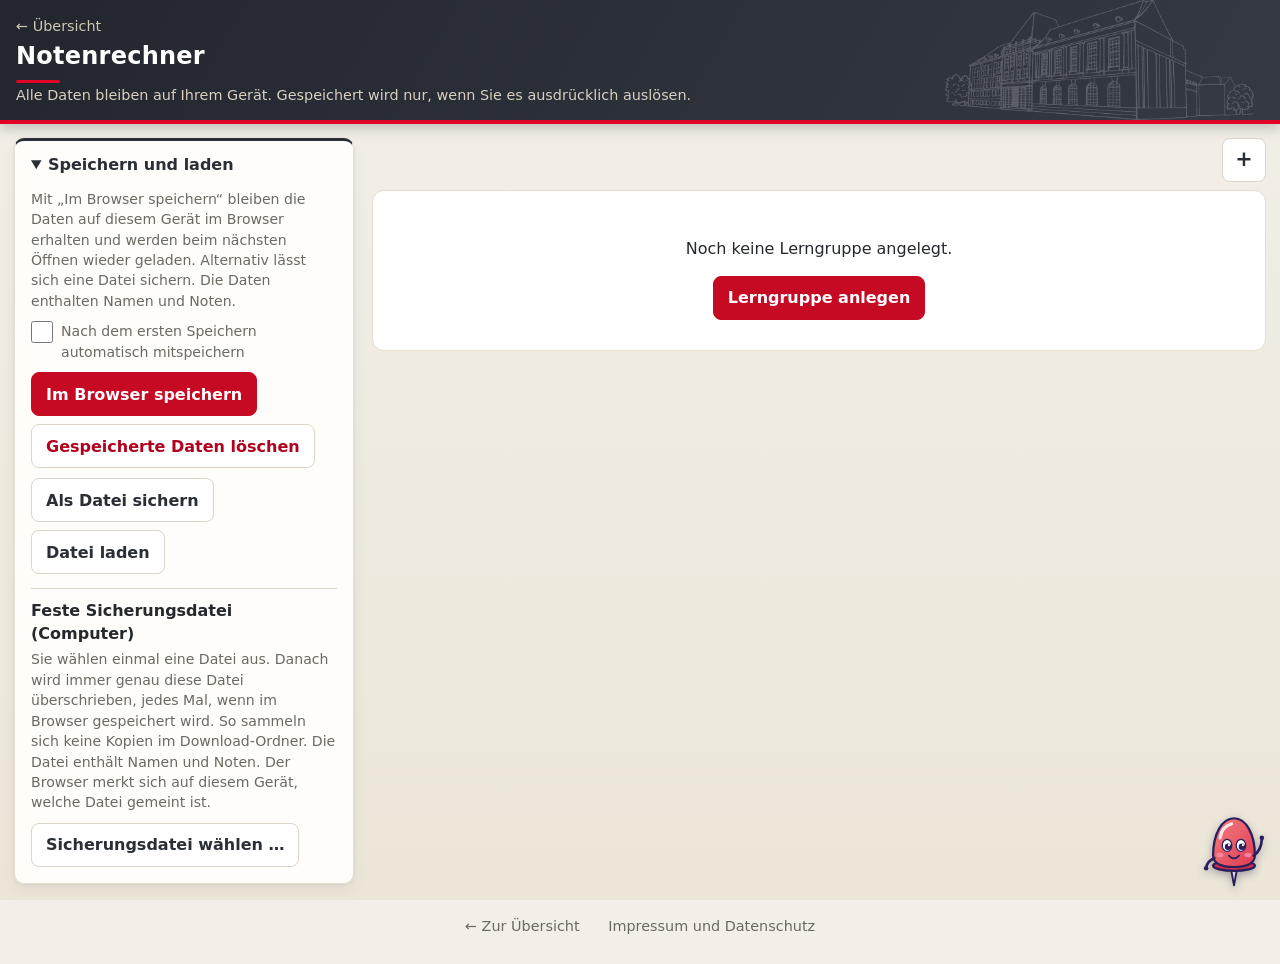
<file: notenrechner/index.html>
<!DOCTYPE html>
<html lang="de">
<head>
    <meta charset="UTF-8">
    <meta name="viewport" content="width=device-width, initial-scale=1.0, viewport-fit=cover">
    <meta http-equiv="Content-Security-Policy" content="default-src 'none'; script-src 'self'; style-src 'self'; img-src 'self' data:; font-src 'self'; connect-src 'self'; manifest-src 'self'; worker-src 'self'; base-uri 'none'; form-action 'none'">
    <title>Notenrechner</title>
    <link rel="manifest" href="../manifest.webmanifest">
    <meta name="theme-color" content="#2c3e50">
    <link rel="icon" type="image/png" href="../icons/icon-192.png">
    <link rel="apple-touch-icon" href="../icons/apple-touch-icon.png">
    <meta name="apple-mobile-web-app-capable" content="yes">
    <meta name="mobile-web-app-capable" content="yes">
    <meta name="apple-mobile-web-app-title" content="Lehrkräfte-Tools">
    <link rel="stylesheet" href="style.css">
    <link rel="stylesheet" href="../theme.css">
    <link rel="stylesheet" href="../pinni.css">
</head>
<body>

<header class="app-head">
    <div class="wrap">
        <a class="back" href="../">← Übersicht</a>
        <h1>Notenrechner</h1>
        <p>Alle Daten bleiben auf Ihrem Gerät. Gespeichert wird nur, wenn Sie es ausdrücklich auslösen.</p>
    </div>
</header>

<div class="layout">

    <section class="work" aria-label="Noten">

        <div class="plans-bar">
            <div id="tabs" class="tabs" role="tablist" aria-label="Lerngruppen"></div>
            <button type="button" id="tab-add" class="btn icon" aria-label="Neue Lerngruppe anlegen" title="Neue Lerngruppe anlegen">+</button>
        </div>

        <div id="empty" class="empty" hidden>
            <p>Noch keine Lerngruppe angelegt.</p>
            <button type="button" id="empty-add" class="btn primary">Lerngruppe anlegen</button>
        </div>

        <div id="main" hidden>
            <details class="card advice" id="advice-card" open>
                <summary>Beratung <span id="advice-who" class="who"></span></summary>
                <div id="advice" class="card-body"></div>
            </details>

            <div class="gridtools">
                <span id="status" class="status"></span>
                <span class="btn-row inline">
                    <button type="button" id="edit-rating" class="btn small">Kategorien und Wertung</button>
                    <button type="button" id="grades-import2" class="btn small">Noten aus Klassenarbeit</button>
                    <input type="file" id="grades-input" accept=".json,application/json" hidden>
                    <button type="button" id="save-local" class="btn small primary">Im Browser speichern</button>
                    <button type="button" id="toggle-notes" class="btn small" aria-pressed="false">Bemerkungen</button>
                    <button type="button" id="pdf-group" class="btn small">PDF dieser Gruppe</button>
                    <button type="button" id="pdf-students" class="btn small">PDF je Person</button>
                    <button type="button" id="pdf-student" class="btn small">PDF der gewählten Person</button>
                    <button type="button" id="pdf-all" class="btn small">PDF Gesamtübersicht</button>
                </span>
            </div>

            <div id="tablewrap" class="tablewrap"></div>
            <p id="hint" class="hint"></p>
        </div>
    </section>

    <aside class="side" aria-label="Einstellungen">

        <details class="card" id="det-group">
            <summary>Lerngruppe</summary>
            <div class="card-body" id="group-settings"></div>
        </details>

        <details class="card" id="det-rating">
            <summary>Bewertung</summary>
            <div class="card-body" id="rating-settings"></div>
        </details>

        <details class="card" id="det-names">
            <summary>Namen hinzufügen</summary>
            <div class="card-body">
                <label>Ein Name pro Zeile
                    <textarea id="names-input" class="field" rows="4" placeholder="Anna Müller&#10;Ben Schmidt"></textarea>
                </label>
                <div class="btn-row">
                    <button type="button" id="names-add" class="btn primary">Hinzufügen</button>
                    <button type="button" id="names-file" class="btn">CSV/TXT importieren</button>
                    <input type="file" id="names-file-input" accept=".csv,.txt,text/plain,text/csv" hidden>
                </div>
                <div class="btn-row">
                    <button type="button" id="names-sort" class="btn small">A–Z sortieren</button>
                </div>
            </div>
        </details>

        <details class="card" id="det-save">
            <summary>Speichern und laden</summary>
            <div class="card-body">
                <p class="small-text">Mit „Im Browser speichern“ bleiben die Daten auf diesem Gerät im Browser erhalten und werden beim nächsten Öffnen wieder geladen. Alternativ lässt sich eine Datei sichern. Die Daten enthalten Namen und Noten.</p>
                <label class="check"><input type="checkbox" id="auto-save"> Nach dem ersten Speichern automatisch mitspeichern</label>
                <div class="btn-row">
                    <button type="button" id="save-local2" class="btn primary">Im Browser speichern</button>
                    <button type="button" id="forget-local" class="btn danger">Gespeicherte Daten löschen</button>
                </div>
                <div class="btn-row">
                    <button type="button" id="save-json" class="btn">Als Datei sichern</button>
                    <button type="button" id="load-json" class="btn">Datei laden</button>
                    <input type="file" id="load-json-input" accept=".json,application/json" hidden>
                </div>
                <div id="filelink" class="filelink" hidden></div>
            </div>
        </details>
    </aside>
</div>

<footer class="app-foot">
    <a href="../">← Zur Übersicht</a>
    <a href="../impressum.html">Impressum und Datenschutz</a>
</footer>

<div id="keypad" class="keypad" hidden></div>
<div id="modal-root" class="modal-root" hidden></div>
<div id="live" class="sr-only" aria-live="polite"></div>

<script src="../lib/dateilink.js"></script>
<script src="calc.js"></script>
<script src="app.js"></script>
<script src="../pinni-inhalt.js"></script>
<script src="../pinni.js"></script>
<script src="../sw-register.js"></script>
</body>
</html>
</file>
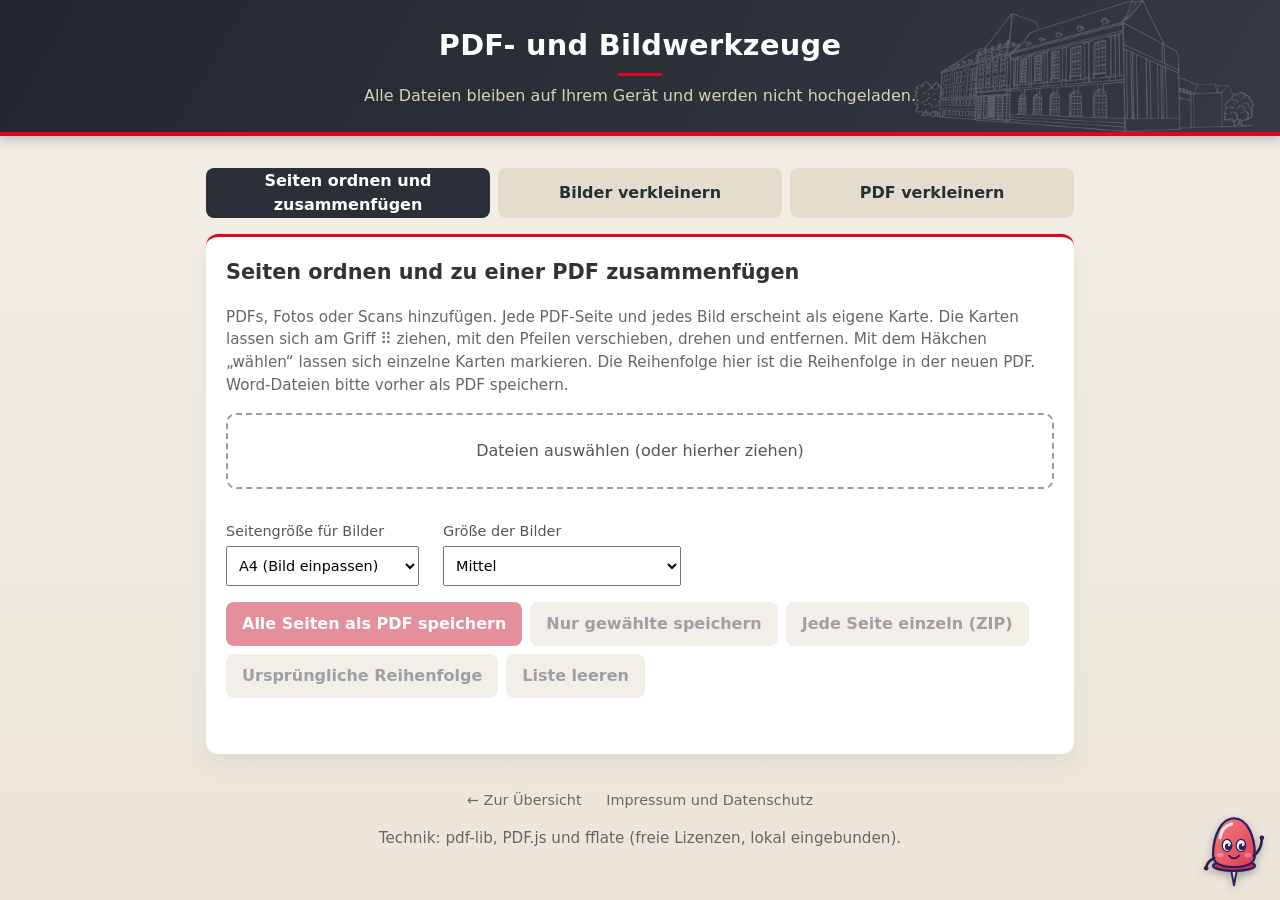
<file: pdf-werkzeuge/index.html>
<!DOCTYPE html>
<html lang="de">
<head>
    <meta charset="UTF-8">
    <meta name="viewport" content="width=device-width, initial-scale=1.0">
    <meta http-equiv="Content-Security-Policy" content="default-src 'none'; script-src 'self'; style-src 'self' 'unsafe-inline'; img-src 'self' blob: data:; worker-src 'self' blob:; connect-src 'self' blob: data:; manifest-src 'self'; base-uri 'none'; form-action 'none'">
    <title>PDF- und Bildwerkzeuge</title>
    <link rel="manifest" href="../manifest.webmanifest">
    <meta name="theme-color" content="#2c3e50">
    <link rel="icon" type="image/png" href="../icons/icon-192.png">
    <link rel="apple-touch-icon" href="../icons/apple-touch-icon.png">
    <meta name="apple-mobile-web-app-capable" content="yes">
    <meta name="mobile-web-app-capable" content="yes">
    <meta name="apple-mobile-web-app-title" content="Lehrkräfte-Tools">
    <style>
        * { box-sizing: border-box; }
        body {
            font-family: system-ui, -apple-system, 'Segoe UI', Roboto, Arial, sans-serif;
            background-color: #f3efe8;
            color: #333;
            margin: 0;
            line-height: 1.5;
        }
        header {
            background-color: #2a2e36;
            color: white;
            text-align: center;
            padding: 1.5rem 1rem;
            box-shadow: 0 4px 6px rgba(0,0,0,0.1);
        }
        header h1 { margin: 0; font-size: 1.8rem; }
        header p { margin: 8px 0 0; color: #c9bfab; }
        main { max-width: 900px; margin: 0 auto; padding: 1rem; }

        .tabs { display: flex; flex-wrap: wrap; gap: 8px; margin: 1rem 0; }
        .tabs button {
            flex: 1 1 150px;
            min-height: 44px;
            border: 0;
            border-radius: 8px;
            background: #e4ddcd;
            color: #2a2e36;
            font: inherit;
            font-weight: 600;
            cursor: pointer;
        }
        .tabs button.active { background: #2b3038; color: white; }

        .panel {
            display: none;
            background: white;
            border-radius: 12px;
            padding: 1.25rem;
            border-top: 5px solid #2b3038;
            box-shadow: 0 10px 20px rgba(0,0,0,0.05);
        }
        .panel.active { display: block; }
        .panel h2 { margin-top: 0; font-size: 1.3rem; }
        .hint { color: #666; font-size: 0.95rem; }

        .drop {
            display: block;
            border: 2px dashed #a39c8c;
            border-radius: 10px;
            padding: 1.5rem 1rem;
            text-align: center;
            color: #555;
            cursor: pointer;
            margin: 1rem 0;
        }
        .drop.over { background: #f6efe0; border-color: #2b3038; }
        .drop input { display: none; }

        .btn {
            min-height: 44px;
            padding: 0 16px;
            border: 0;
            border-radius: 8px;
            background: #e4ddcd;
            color: #2a2e36;
            font: inherit;
            font-weight: 600;
            cursor: pointer;
        }
        .btn.primary { background: #27ae60; color: white; }
        .btn:disabled { opacity: 0.45; cursor: default; }
        .btn.small { min-height: 40px; min-width: 40px; padding: 0 10px; }

        .opts { display: flex; flex-wrap: wrap; gap: 12px 24px; margin: 1rem 0; }
        .opts label { display: flex; flex-direction: column; font-size: 0.9rem; color: #555; gap: 4px; }
        .opts select { min-height: 40px; font: inherit; padding: 0 8px; }

        .filelist { list-style: none; padding: 0; margin: 0 0 1rem; }
        .filelist li {
            display: flex;
            align-items: center;
            gap: 8px;
            padding: 8px 0;
            border-bottom: 1px solid #ece6d9;
        }
        .filelist .name { flex: 1; overflow-wrap: anywhere; }
        .filelist .size { color: #888; font-size: 0.85rem; white-space: nowrap; }

        .grid { display: grid; grid-template-columns: repeat(auto-fill, minmax(150px, 1fr)); gap: 12px; margin: 1rem 0; }
        .card { border: 1px solid #ddd5c7; border-radius: 10px; padding: 8px; text-align: center; background: #fffdf9; }
        .card.sel { border-color: #2b3038; background: #f6efe0; }
        .card .thumb { height: 170px; display: flex; align-items: center; justify-content: center; }
        .card canvas { max-width: 100%; max-height: 170px; box-shadow: 0 1px 4px rgba(0,0,0,0.25); background: white; }
        .card .label { font-size: 0.85rem; margin: 6px 0; color: #555; }
        .card .ctrl { display: flex; justify-content: center; flex-wrap: wrap; gap: 4px; }
        .card .src { font-size: 0.75rem; color: #888; overflow-wrap: anywhere; min-height: 1.1em; }
        .card .handle { cursor: grab; touch-action: none; user-select: none; -webkit-user-select: none; }
        .card .thumb { touch-action: auto; }
        .card.dragging { opacity: 0.35; }
        .card.drop-before { box-shadow: -6px 0 0 #27ae60; }
        .card.drop-after { box-shadow: 6px 0 0 #27ae60; }
        .ghost { position: fixed; z-index: 100; pointer-events: none; opacity: 0.92; box-shadow: 0 8px 20px rgba(0,0,0,0.35); background: #fff; transform: rotate(2deg); }
        .card .pick { display: flex; justify-content: center; align-items: center; gap: 6px; margin-top: 6px; font-size: 0.9rem; }
        .card .pick input { width: 22px; height: 22px; }

        .actions { display: flex; flex-wrap: wrap; gap: 8px; margin-top: 1rem; }
        .status { min-height: 1.5em; margin: 0.75rem 0 0; color: #2a2e36; }
        .status.error { color: #b3001e; }

        .note { background: #fff8e1; border-radius: 8px; padding: 10px 12px; font-size: 0.9rem; margin: 1rem 0; }

        footer { text-align: center; padding: 20px 0 30px; font-size: 0.9rem; }
        footer a { color: #6b6960; text-decoration: none; margin: 0 10px; }
        footer a:hover { color: #2b3038; text-decoration: underline; }
    </style>
    <link rel="stylesheet" href="../theme.css">
    <link rel="stylesheet" href="../pinni.css">
</head>
<body>

<header>
    <h1>PDF- und Bildwerkzeuge</h1>
    <p>Alle Dateien bleiben auf Ihrem Gerät und werden nicht hochgeladen.</p>
</header>

<main>
    <div class="tabs" role="tablist">
        <button type="button" data-tab="merge" class="active">Seiten ordnen und zusammenfügen</button>
        <button type="button" data-tab="imgs">Bilder verkleinern</button>
        <button type="button" data-tab="shrink">PDF verkleinern</button>
    </div>

    <!-- 1. Zusammenfügen -->
    <section id="tab-merge" class="panel active">
        <h2>Seiten ordnen und zu einer PDF zusammenfügen</h2>
        <p class="hint">PDFs, Fotos oder Scans hinzufügen. Jede PDF-Seite und jedes Bild erscheint als eigene Karte. Die Karten lassen sich am Griff ⠿ ziehen, mit den Pfeilen verschieben, drehen und entfernen. Mit dem Häkchen „wählen“ lassen sich einzelne Karten markieren. Die Reihenfolge hier ist die Reihenfolge in der neuen PDF. Word-Dateien bitte vorher als PDF speichern.</p>
        <label class="drop" id="merge-drop">
            <input type="file" id="merge-input" multiple accept="application/pdf,image/*">
            <span>Dateien auswählen (oder hierher ziehen)</span>
        </label>
        <p id="merge-info" class="hint"></p>
        <div class="grid" id="merge-grid"></div>
        <div class="opts">
            <label>Seitengröße für Bilder
                <select id="merge-pagemode">
                    <option value="a4">A4 (Bild einpassen)</option>
                    <option value="img">An das Bild anpassen</option>
                </select>
            </label>
            <label>Größe der Bilder
                <select id="merge-maxside">
                    <option value="1600">Klein (gut für Uploads)</option>
                    <option value="2400" selected>Mittel</option>
                    <option value="4000">Groß (Original, bis 4000 px)</option>
                </select>
            </label>
        </div>
        <div class="actions">
            <button type="button" class="btn primary" id="merge-go" disabled>Alle Seiten als PDF speichern</button>
            <button type="button" class="btn" id="merge-go-sel" disabled>Nur gewählte speichern</button>
            <button type="button" class="btn" id="merge-zip" disabled>Jede Seite einzeln (ZIP)</button>
            <button type="button" class="btn" id="merge-reset" disabled>Ursprüngliche Reihenfolge</button>
            <button type="button" class="btn" id="merge-clear" disabled>Liste leeren</button>
        </div>
        <p class="status" id="merge-status" role="status"></p>
    </section>

    <!-- 3. Bilder verkleinern -->
    <section id="tab-imgs" class="panel">
        <h2>Fotos und Scans verkleinern</h2>
        <p class="hint">Bilder werden neu als JPEG gespeichert. Das spart Platz für E-Mails und Uploads, zum Beispiel auf itslearning.</p>
        <label class="drop" id="imgs-drop">
            <input type="file" id="imgs-input" multiple accept="image/*">
            <span>Bilder auswählen (oder hierher ziehen)</span>
        </label>
        <div class="opts">
            <label>Längste Seite
                <select id="imgs-maxside">
                    <option value="1000">1000 px (sehr klein)</option>
                    <option value="1600" selected>1600 px (Bildschirm, Uploads)</option>
                    <option value="2400">2400 px (Ausdruck)</option>
                </select>
            </label>
            <label>Qualität
                <select id="imgs-quality">
                    <option value="0.6">Niedrig</option>
                    <option value="0.8" selected>Mittel</option>
                    <option value="0.92">Hoch</option>
                </select>
            </label>
        </div>
        <div class="actions">
            <button type="button" class="btn primary" id="imgs-go" disabled>Verkleinern</button>
            <button type="button" class="btn" id="imgs-zip" disabled>Alle als ZIP speichern</button>
        </div>
        <ul class="filelist" id="imgs-list"></ul>
        <p class="status" id="imgs-status" role="status"></p>
    </section>

    <!-- 4. PDF verkleinern -->
    <section id="tab-shrink" class="panel">
        <h2>PDF-Datei verkleinern</h2>
        <p class="hint">Für große Scans. Die Seiten werden dabei als Bilder neu gespeichert.</p>
        <div class="note">Danach lässt sich der Text in der PDF nicht mehr markieren oder durchsuchen. Für Scans ist das meist unwichtig, für Arbeitsblätter mit Text eher nicht.</div>
        <label class="drop" id="shrink-drop">
            <input type="file" id="shrink-input" accept="application/pdf">
            <span>PDF auswählen (oder hierher ziehen)</span>
        </label>
        <p id="shrink-info" class="hint"></p>
        <div class="opts">
            <label>Auflösung
                <select id="shrink-scale">
                    <option value="1.75">Hoch (ca. 125 dpi)</option>
                    <option value="1.25" selected>Mittel (ca. 90 dpi)</option>
                    <option value="1">Niedrig (ca. 72 dpi)</option>
                </select>
            </label>
            <label>Qualität
                <select id="shrink-quality">
                    <option value="0.6">Niedrig</option>
                    <option value="0.75" selected>Mittel</option>
                    <option value="0.9">Hoch</option>
                </select>
            </label>
        </div>
        <div class="actions">
            <button type="button" class="btn primary" id="shrink-go" disabled>Verkleinern und speichern</button>
        </div>
        <p class="status" id="shrink-status" role="status"></p>
    </section>
</main>

<footer>
    <a href="../">← Zur Übersicht</a>
    <a href="../impressum.html">Impressum und Datenschutz</a>
    <p class="hint">Technik: pdf-lib, PDF.js und fflate (freie Lizenzen, lokal eingebunden).</p>
</footer>

<script src="../lib/pdf-lib.min.js"></script>
<script src="../lib/pdf.min.js"></script>
<script src="../lib/fflate.js"></script>
<script src="app.js"></script>
<script src="../pinni-inhalt.js"></script>
<script src="../pinni.js"></script>
<script src="../sw-register.js"></script>
</body>
</html>
</file>
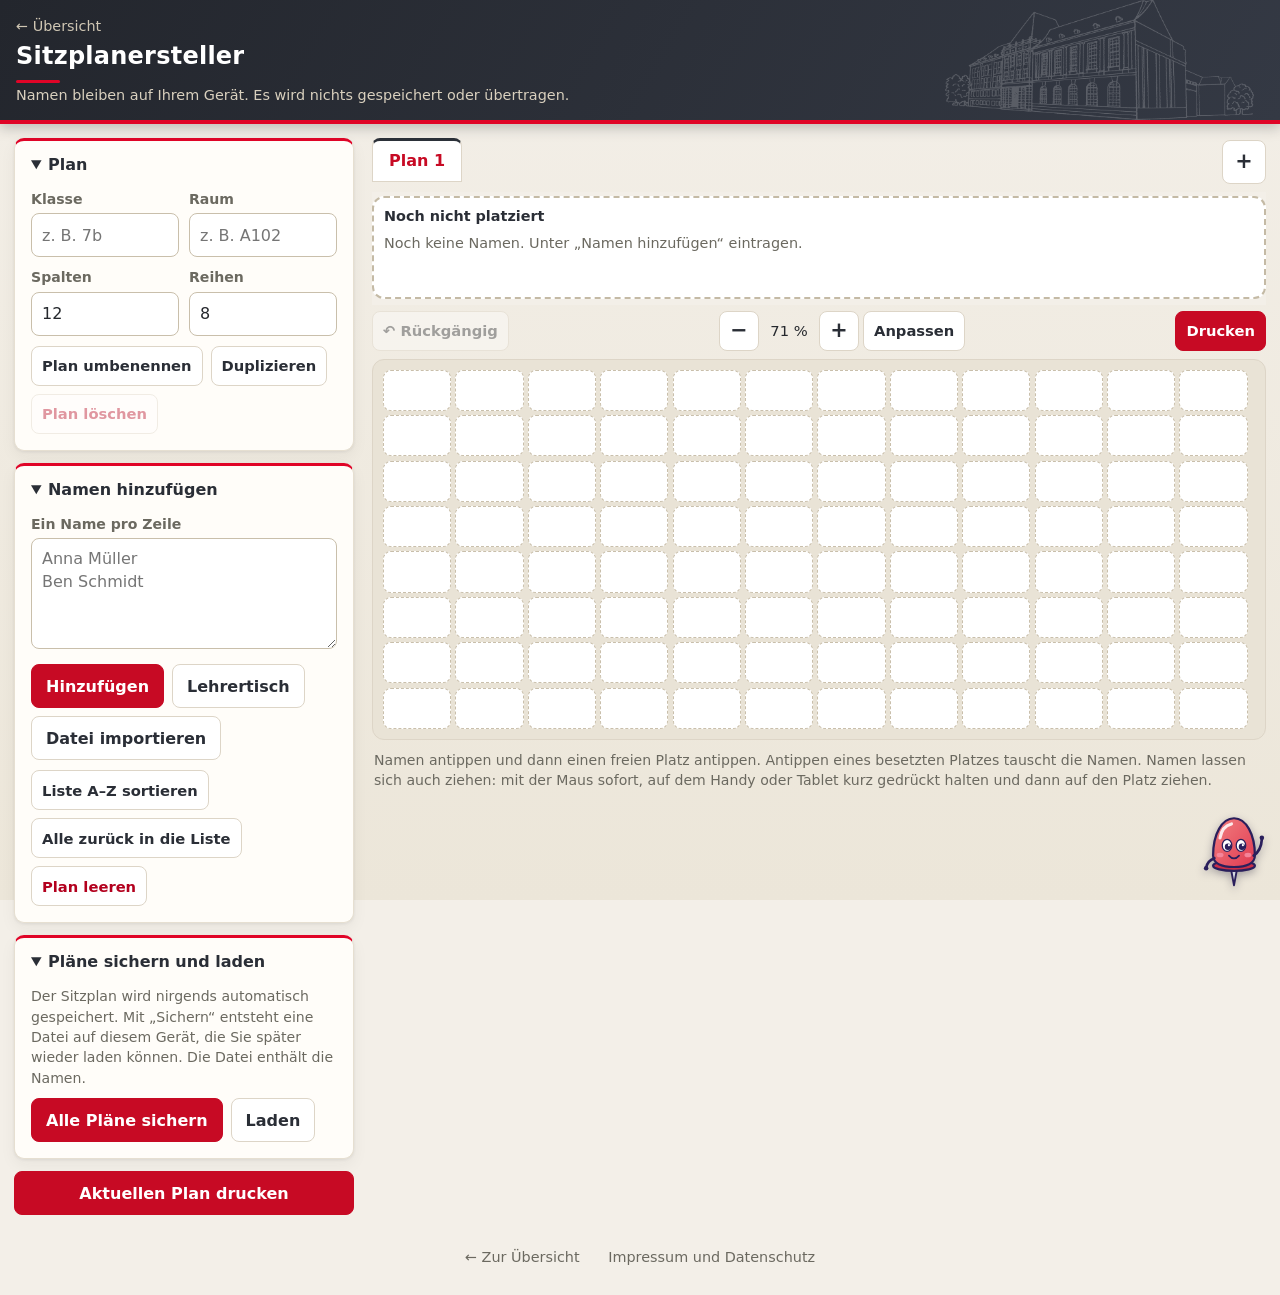
<file: sitzplan/index.html>
<!DOCTYPE html>
<html lang="de">
<head>
    <meta charset="UTF-8">
    <meta name="viewport" content="width=device-width, initial-scale=1.0, viewport-fit=cover">
    <meta http-equiv="Content-Security-Policy" content="default-src 'none'; script-src 'self'; style-src 'self'; img-src 'self' data:; connect-src 'self'; manifest-src 'self'; worker-src 'self'; base-uri 'none'; form-action 'none'">
    <title>Sitzplanersteller</title>
    <link rel="manifest" href="../manifest.webmanifest">
    <meta name="theme-color" content="#2c3e50">
    <link rel="icon" type="image/png" href="../icons/icon-192.png">
    <link rel="apple-touch-icon" href="../icons/apple-touch-icon.png">
    <meta name="apple-mobile-web-app-capable" content="yes">
    <meta name="mobile-web-app-capable" content="yes">
    <meta name="apple-mobile-web-app-title" content="Lehrkräfte-Tools">
    <link rel="stylesheet" href="style.css">
    <link rel="stylesheet" href="../theme.css">
    <link rel="stylesheet" href="../pinni.css">
</head>
<body>

<header class="app-head">
    <div class="wrap">
        <a class="back" href="../">← Übersicht</a>
        <h1>Sitzplanersteller</h1>
        <p>Namen bleiben auf Ihrem Gerät. Es wird nichts gespeichert oder übertragen.</p>
    </div>
</header>

<div class="layout">

    <section class="work" aria-label="Sitzplan">

        <div class="plans-bar">
            <div id="tabs" class="tabs" role="tablist" aria-label="Pläne"></div>
            <button type="button" id="tab-add" class="btn icon" aria-label="Neuen Plan anlegen" title="Neuen Plan anlegen">+</button>
        </div>

        <div class="sticky">
            <div id="pool-wrap" class="pool-wrap">
                <div class="pool-head"><strong>Noch nicht platziert</strong> <span id="pool-count"></span></div>
                <div id="pool" class="pool"></div>
            </div>
            <div id="selbar" class="selbar" hidden>
                <span class="sel-label">Ausgewählt: <strong id="sel-name"></strong></span>
                <span class="sel-actions">
                    <button type="button" id="sel-rename" class="btn small">Umbenennen</button>
                    <button type="button" id="sel-pool" class="btn small">Zurück in die Liste</button>
                    <button type="button" id="sel-del" class="btn small danger">Entfernen</button>
                    <button type="button" id="sel-cancel" class="btn small">Abbrechen</button>
                </span>
            </div>
        </div>

        <div class="gridtools">
            <button type="button" id="undo" class="btn small" disabled>↶ Rückgängig</button>
            <span class="zoom">
                <button type="button" id="zoom-out" class="btn small icon" aria-label="Verkleinern">−</button>
                <span id="zoom-label" class="zoom-label">100 %</span>
                <button type="button" id="zoom-in" class="btn small icon" aria-label="Vergrößern">+</button>
                <button type="button" id="zoom-fit" class="btn small">Anpassen</button>
            </span>
            <button type="button" id="print-top" class="btn small primary">Drucken</button>
        </div>

        <div id="gridscroll" class="gridscroll">
            <div id="grid" class="grid"></div>
        </div>
        <p class="hint">Namen antippen und dann einen freien Platz antippen. Antippen eines besetzten Platzes tauscht die Namen. Namen lassen sich auch ziehen: mit der Maus sofort, auf dem Handy oder Tablet kurz gedrückt halten und dann auf den Platz ziehen.</p>
    </section>

    <aside class="side" aria-label="Einstellungen">

        <details class="card" id="det-plan">
            <summary>Plan</summary>
            <div class="card-body">
                <div class="row">
                    <label>Klasse<input type="text" id="klasse" class="field" maxlength="30" placeholder="z. B. 7b" autocomplete="off"></label>
                    <label>Raum<input type="text" id="raum" class="field" maxlength="30" placeholder="z. B. A102" autocomplete="off"></label>
                </div>
                <div class="row">
                    <label>Spalten<input type="number" id="cols" class="field" min="4" max="16" inputmode="numeric"></label>
                    <label>Reihen<input type="number" id="rows" class="field" min="3" max="20" inputmode="numeric"></label>
                </div>
                <div class="btn-row">
                    <button type="button" id="plan-rename" class="btn small">Plan umbenennen</button>
                    <button type="button" id="plan-dup" class="btn small">Duplizieren</button>
                    <button type="button" id="plan-del" class="btn small danger">Plan löschen</button>
                </div>
            </div>
        </details>

        <details class="card" id="det-names">
            <summary>Namen hinzufügen</summary>
            <div class="card-body">
                <label>Ein Name pro Zeile
                    <textarea id="names-input" class="field" rows="4" placeholder="Anna Müller&#10;Ben Schmidt"></textarea>
                </label>
                <div class="btn-row">
                    <button type="button" id="names-add" class="btn primary">Hinzufügen</button>
                    <button type="button" id="teacher-add" class="btn">Lehrertisch</button>
                    <button type="button" id="names-file" class="btn">Datei importieren</button>
                    <input type="file" id="names-file-input" accept=".csv,.txt,text/plain,text/csv" hidden>
                </div>
                <div class="btn-row">
                    <button type="button" id="names-sort" class="btn small">Liste A–Z sortieren</button>
                    <button type="button" id="names-reset" class="btn small">Alle zurück in die Liste</button>
                    <button type="button" id="plan-clear" class="btn small danger">Plan leeren</button>
                </div>
            </div>
        </details>

        <details class="card" id="det-save">
            <summary>Pläne sichern und laden</summary>
            <div class="card-body">
                <p class="small-text">Der Sitzplan wird nirgends automatisch gespeichert. Mit „Sichern“ entsteht eine Datei auf diesem Gerät, die Sie später wieder laden können. Die Datei enthält die Namen.</p>
                <div class="btn-row">
                    <button type="button" id="save-json" class="btn primary">Alle Pläne sichern</button>
                    <button type="button" id="load-json" class="btn">Laden</button>
                    <input type="file" id="load-json-input" accept=".json,application/json" hidden>
                </div>
            </div>
        </details>

        <button type="button" id="print-side" class="btn primary wide">Aktuellen Plan drucken</button>
    </aside>
</div>

<footer class="app-foot">
    <a href="../">← Zur Übersicht</a>
    <a href="../impressum.html">Impressum und Datenschutz</a>
</footer>

<div id="print-wrapper">
    <div id="print-header">
        <h1 id="print-title"></h1>
        <h3 id="print-date"></h3>
    </div>
    <div id="print-area"></div>
</div>

<div id="modal-root" class="modal-root" hidden></div>
<div id="live" class="sr-only" aria-live="polite"></div>

<script src="app.js"></script>
<script src="../pinni-inhalt.js"></script>
<script src="../pinni.js"></script>
<script src="../sw-register.js"></script>
</body>
</html>
</file>
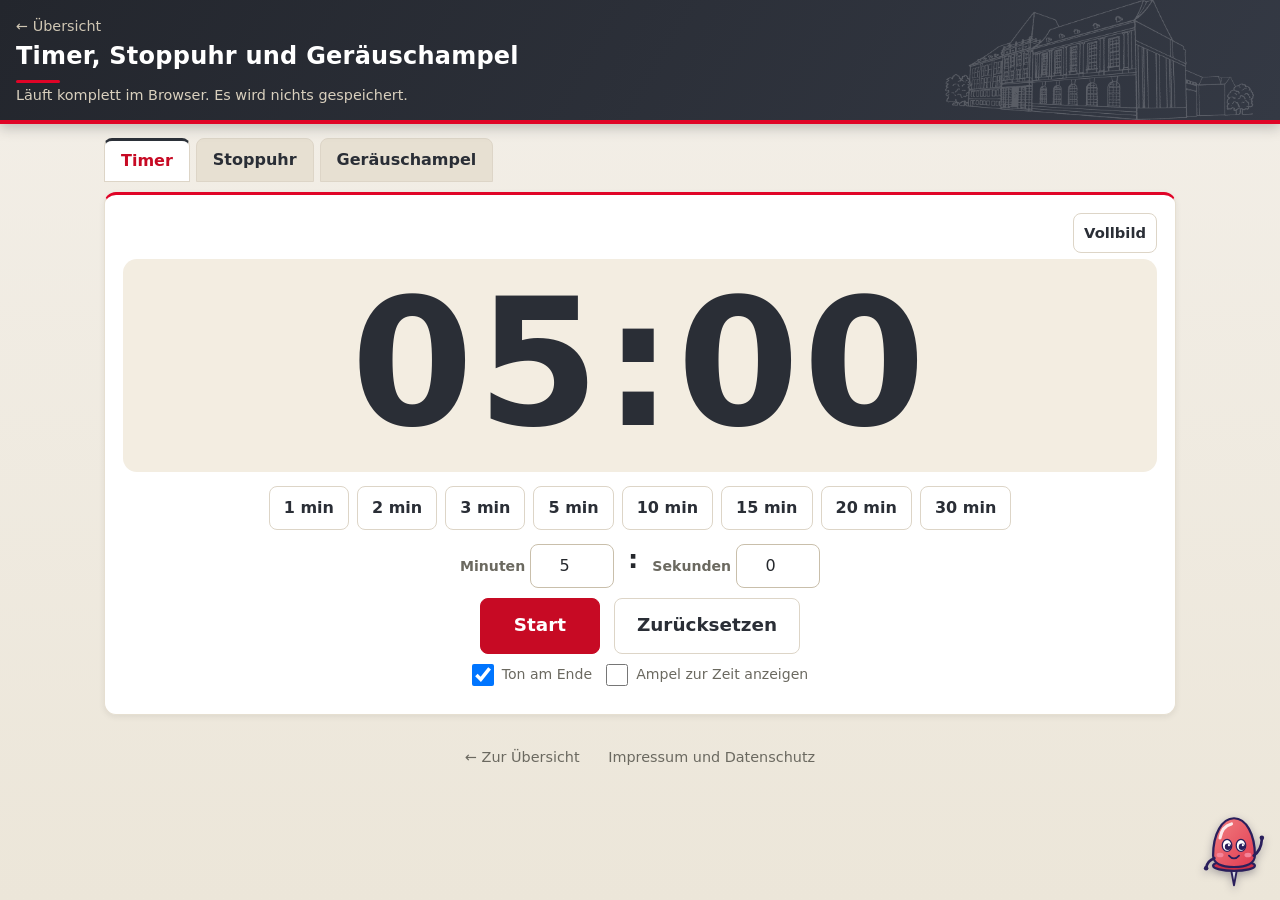
<file: timer/index.html>
<!DOCTYPE html>
<html lang="de">
<head>
    <meta charset="UTF-8">
    <meta name="viewport" content="width=device-width, initial-scale=1.0, viewport-fit=cover">
    <meta http-equiv="Content-Security-Policy" content="default-src 'none'; script-src 'self'; style-src 'self'; img-src 'self' data:; connect-src 'self'; manifest-src 'self'; worker-src 'self'; base-uri 'none'; form-action 'none'">
    <title>Timer, Stoppuhr und Geräuschampel</title>
    <link rel="manifest" href="../manifest.webmanifest">
    <meta name="theme-color" content="#2c3e50">
    <link rel="icon" type="image/png" href="../icons/icon-192.png">
    <link rel="apple-touch-icon" href="../icons/apple-touch-icon.png">
    <meta name="apple-mobile-web-app-capable" content="yes">
    <meta name="mobile-web-app-capable" content="yes">
    <meta name="apple-mobile-web-app-title" content="Lehrkräfte-Tools">
    <link rel="stylesheet" href="style.css">
    <link rel="stylesheet" href="../theme.css">
    <link rel="stylesheet" href="../pinni.css">
</head>
<body>

<header class="app-head">
    <div class="wrap">
        <a class="back" href="../">← Übersicht</a>
        <h1>Timer, Stoppuhr und Geräuschampel</h1>
        <p>Läuft komplett im Browser. Es wird nichts gespeichert.</p>
    </div>
</header>

<div class="layout">

    <div class="plans-bar">
        <div class="tabs" role="tablist" aria-label="Funktion">
            <button type="button" class="tab" role="tab" id="tab-timer" aria-selected="true" aria-controls="panel-timer">Timer</button>
            <button type="button" class="tab" role="tab" id="tab-stopp" aria-selected="false" aria-controls="panel-stopp">Stoppuhr</button>
            <button type="button" class="tab" role="tab" id="tab-ampel" aria-selected="false" aria-controls="panel-ampel">Geräuschampel</button>
        </div>
    </div>

    <!-- Timer -->
    <section class="panel" id="panel-timer" role="tabpanel" aria-labelledby="tab-timer">
        <div class="fsbar"><button type="button" class="btn small fs" data-target="panel-timer">Vollbild</button></div>
        <div id="t-ampel" class="ampel h" role="img" aria-label="Zeitampel" hidden>
            <span class="lamp static red" data-c="red"></span>
            <span class="lamp static yellow" data-c="yellow"></span>
            <span class="lamp static green on" data-c="green"></span>
        </div>
        <div id="t-display" class="display" role="timer" aria-live="off">05:00</div>
        <div class="presets" id="t-presets" aria-label="Schnellwahl"></div>
        <div class="ctrl center">
            <label>Minuten <input id="t-min" class="field" type="number" min="0" max="999" value="5" inputmode="numeric"></label>
            <span class="sep" aria-hidden="true">:</span>
            <label>Sekunden <input id="t-sec" class="field" type="number" min="0" max="59" value="0" inputmode="numeric"></label>
        </div>
        <div class="ctrl center">
            <button type="button" id="t-start" class="btn primary bigbtn">Start</button>
            <button type="button" id="t-reset" class="btn bigbtn">Zurücksetzen</button>
        </div>
        <div class="ctrl center">
            <label class="check"><input type="checkbox" id="t-sound" checked> Ton am Ende</label>
            <label class="check"><input type="checkbox" id="t-ampel-on"> Ampel zur Zeit anzeigen</label>
            <label id="t-warn-wrap" hidden>Gelb in den letzten Minuten <input id="t-warn" class="field" type="number" min="0" max="999" value="1" inputmode="numeric"></label>
        </div>
        <p id="t-ampel-note" class="note" hidden>Die Ampel steht auf Grün, wird in den letzten Minuten gelb und bei Ablauf der Zeit rot.</p>
    </section>

    <!-- Stoppuhr -->
    <section class="panel" id="panel-stopp" role="tabpanel" aria-labelledby="tab-stopp" hidden>
        <div class="fsbar"><button type="button" class="btn small fs" data-target="panel-stopp">Vollbild</button></div>
        <div id="s-display" class="display" role="timer" aria-live="off">00:00<small>,00</small></div>
        <div class="ctrl center">
            <button type="button" id="s-start" class="btn primary bigbtn">Start</button>
            <button type="button" id="s-lap" class="btn bigbtn" disabled>Runde</button>
            <button type="button" id="s-reset" class="btn bigbtn" disabled>Zurücksetzen</button>
        </div>
        <table id="s-laps" class="laps" hidden>
            <thead><tr><th>Runde</th><th>Rundenzeit</th><th>Gesamt</th></tr></thead>
            <tbody></tbody>
        </table>
    </section>

    <!-- Geräuschampel -->
    <section class="panel" id="panel-ampel" role="tabpanel" aria-labelledby="tab-ampel" hidden>
        <div class="fsbar"><button type="button" class="btn small fs" data-target="panel-ampel">Vollbild</button></div>
        <div class="ampel-wrap col">
            <div class="ampel" role="group" aria-label="Geräuschampel">
                <button type="button" class="lamp red" id="lamp-red" aria-label="Rot" aria-pressed="false"></button>
                <button type="button" class="lamp yellow" id="lamp-yellow" aria-label="Gelb" aria-pressed="false"></button>
                <button type="button" class="lamp green" id="lamp-green" aria-label="Grün" aria-pressed="true"></button>
            </div>
            <p id="a-text" class="ampel-text"></p>
            <div id="a-meter" class="meter" hidden aria-hidden="true">
                <div class="meter-bar" id="a-bar"></div>
                <div class="meter-mark" id="a-mark-y"></div>
                <div class="meter-mark" id="a-mark-r"></div>
            </div>
            <p id="a-status" class="note" role="status"></p>
        </div>
        <div class="ctrl center">
            <div class="seg" role="radiogroup" aria-label="Betriebsart">
                <button type="button" class="btn" id="a-mode-hand" role="radio" aria-checked="true">Von Hand</button>
                <button type="button" class="btn" id="a-mode-mic" role="radio" aria-checked="false">Mit Mikrofon</button>
            </div>
        </div>
        <div class="ctrl center" id="a-mic-ctrl" hidden>
            <label>Empfindlichkeit <input id="a-sens" type="range" min="1" max="9" value="5"></label>
            <button type="button" id="a-calib" class="btn">Ruhepegel messen</button>
        </div>
        <div class="ctrl center">
            <label>Hinweis zur Ampel <input id="a-note" class="field wide" type="text" maxlength="60" placeholder="zum Beispiel: Flüsterlautstärke"></label>
        </div>
        <p class="note" id="a-help">Ein Tipp auf eine Lampe schaltet die Ampel von Hand. Mit Mikrofon wechselt sie selbst: Grün bei Ruhe, Gelb bei steigender Lautstärke, Rot bei zu viel Lärm.</p>
        <p class="note" id="a-privacy" hidden>Das Mikrofon misst nur die Lautstärke auf diesem Gerät. Es wird nichts aufgenommen, gespeichert oder übertragen.</p>
    </section>
</div>

<footer class="app-foot">
    <a href="../">← Zur Übersicht</a>
    <a href="../impressum.html">Impressum und Datenschutz</a>
</footer>

<div id="live" class="sr-only" aria-live="polite"></div>

<script src="app.js"></script>
<script src="../pinni-inhalt.js"></script>
<script src="../pinni.js"></script>
<script src="../sw-register.js"></script>
</body>
</html>
</file>
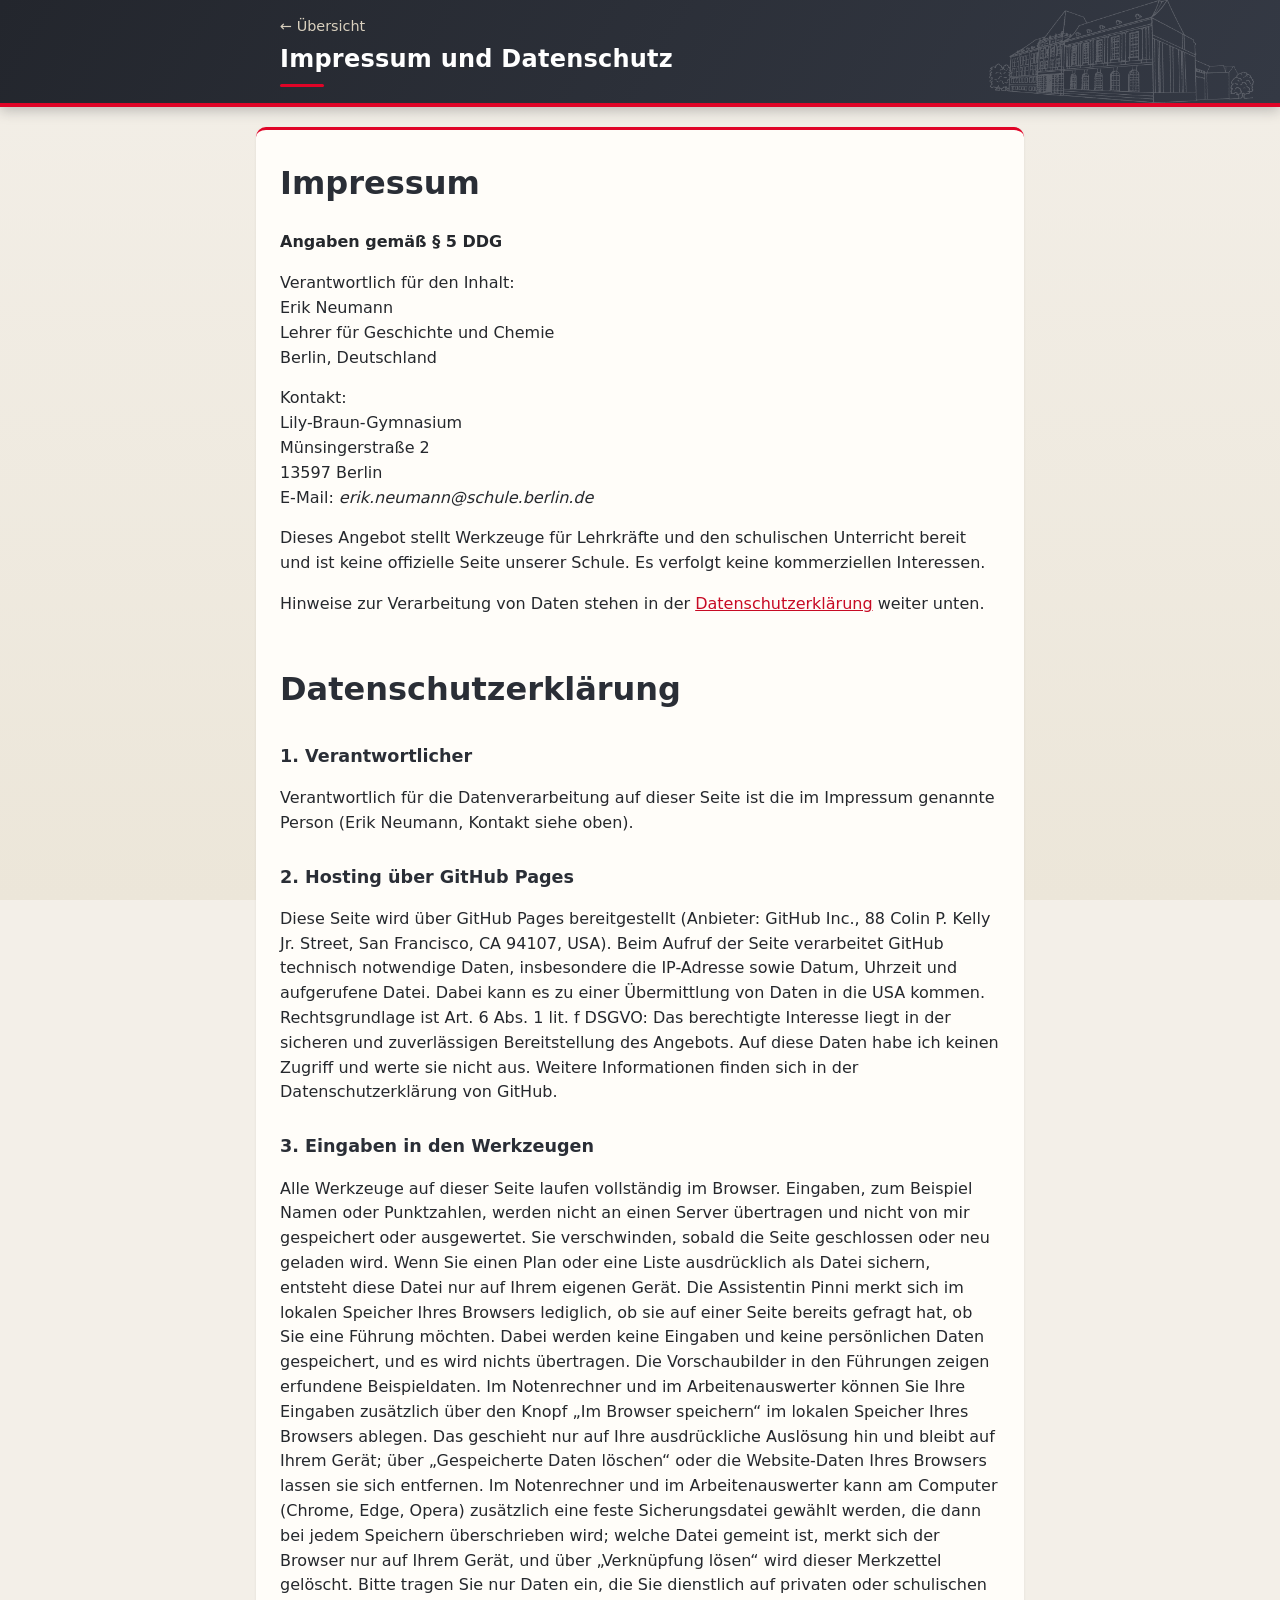
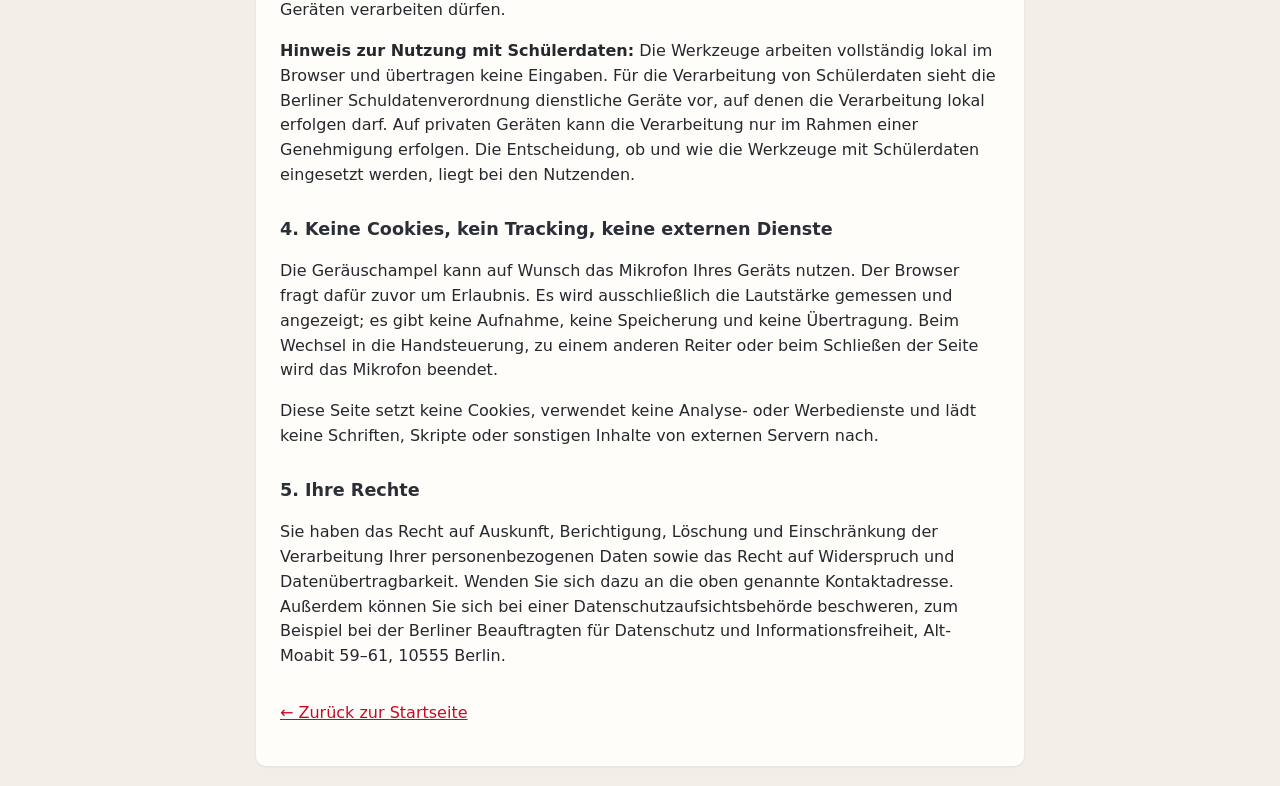
<file: impressum.html>
<!doctype html>
<html lang="de">
<head>
  <meta charset="utf-8">
  <meta name="viewport" content="width=device-width, initial-scale=1">
  <title>Impressum und Datenschutzerklärung</title>
  <link rel="manifest" href="manifest.webmanifest">
  <meta name="theme-color" content="#2c3e50">
  <link rel="icon" type="image/png" href="icons/icon-192.png">
  <link rel="apple-touch-icon" href="icons/apple-touch-icon.png">
  <style>
    body{margin:0;font-family:system-ui,-apple-system,Segoe UI,Roboto,Arial,sans-serif;line-height:1.55;color:#25282d;background:#f3efe8}
    .app-head{padding:14px 16px}.app-head .wrap{max-width:720px;margin:0 auto}
    .app-head h1{margin:2px 0;font-size:1.5rem}.app-head .back{color:#d9d0be;text-decoration:none;font-size:.9rem}
    .app-head .back:hover{color:#fff;text-decoration:underline}
    main{max-width:720px;margin:20px auto;padding:8px 24px 24px;background:#fffdf9;border-top:3px solid #e00427;border-radius:10px;box-shadow:0 1px 3px rgba(35,38,45,.08)}
    main h1{color:#2a2e36}main h2{color:#2a2e36;font-size:1.1rem;margin-top:1.6em}
    a{color:#c70a24}
  </style>
  <link rel="stylesheet" href="theme.css">
</head>

<body>
<header class="app-head"><div class="wrap"><a class="back" href="./">← Übersicht</a><h1>Impressum und Datenschutz</h1></div></header>
<main>

<h1>Impressum</h1>

<p><strong>Angaben gemäß § 5 DDG</strong></p>

<p>
Verantwortlich für den Inhalt:<br>
Erik Neumann<br>
Lehrer für Geschichte und Chemie<br>
Berlin, Deutschland
</p>

<p>
Kontakt:<br>
  Lily-Braun-Gymnasium<br>
  Münsingerstraße 2<br>
  13597 Berlin<br>
  E-Mail: <em>erik.neumann@schule.berlin.de</em>
</p>

<p>
Dieses Angebot stellt Werkzeuge für Lehrkräfte und den schulischen Unterricht bereit und ist keine offizielle Seite unserer Schule.
Es verfolgt keine kommerziellen Interessen.
</p>

<p>
Hinweise zur Verarbeitung von Daten stehen in der <a href="#datenschutz">Datenschutzerklärung</a> weiter unten.
</p>

<h1 id="datenschutz" style="margin-top:48px;">Datenschutzerklärung</h1>

<h2>1. Verantwortlicher</h2>
<p>
Verantwortlich für die Datenverarbeitung auf dieser Seite ist die im Impressum genannte Person (Erik Neumann, Kontakt siehe oben).
</p>

<h2>2. Hosting über GitHub Pages</h2>
<p>
Diese Seite wird über GitHub Pages bereitgestellt (Anbieter: GitHub Inc., 88 Colin P. Kelly Jr. Street, San Francisco, CA 94107, USA).
Beim Aufruf der Seite verarbeitet GitHub technisch notwendige Daten, insbesondere die IP-Adresse sowie Datum, Uhrzeit und aufgerufene Datei.
Dabei kann es zu einer Übermittlung von Daten in die USA kommen.
Rechtsgrundlage ist Art. 6 Abs. 1 lit. f DSGVO: Das berechtigte Interesse liegt in der sicheren und zuverlässigen Bereitstellung des Angebots.
Auf diese Daten habe ich keinen Zugriff und werte sie nicht aus.
Weitere Informationen finden sich in der Datenschutzerklärung von GitHub.
</p>

<h2>3. Eingaben in den Werkzeugen</h2>
<p>
Alle Werkzeuge auf dieser Seite laufen vollständig im Browser. Eingaben, zum Beispiel Namen oder Punktzahlen, werden nicht an einen Server übertragen und nicht von mir gespeichert oder ausgewertet.
Sie verschwinden, sobald die Seite geschlossen oder neu geladen wird.
Wenn Sie einen Plan oder eine Liste ausdrücklich als Datei sichern, entsteht diese Datei nur auf Ihrem eigenen Gerät.
Die Assistentin Pinni merkt sich im lokalen Speicher Ihres Browsers lediglich, ob sie auf einer Seite bereits gefragt hat, ob Sie eine Führung möchten. Dabei werden keine Eingaben und keine persönlichen Daten gespeichert, und es wird nichts übertragen. Die Vorschaubilder in den Führungen zeigen erfundene Beispieldaten.
Im Notenrechner und im Arbeitenauswerter können Sie Ihre Eingaben zusätzlich über den Knopf „Im Browser speichern“ im lokalen Speicher Ihres Browsers ablegen. Das geschieht nur auf Ihre ausdrückliche Auslösung hin und bleibt auf Ihrem Gerät; über „Gespeicherte Daten löschen“ oder die Website-Daten Ihres Browsers lassen sie sich entfernen. Im Notenrechner und im Arbeitenauswerter kann am Computer (Chrome, Edge, Opera) zusätzlich eine feste Sicherungsdatei gewählt werden, die dann bei jedem Speichern überschrieben wird; welche Datei gemeint ist, merkt sich der Browser nur auf Ihrem Gerät, und über „Verknüpfung lösen“ wird dieser Merkzettel gelöscht. Bitte tragen Sie nur Daten ein, die Sie dienstlich auf privaten oder schulischen Geräten verarbeiten dürfen.
</p>
<p>
<b>Hinweis zur Nutzung mit Schülerdaten:</b>
Die Werkzeuge arbeiten vollständig lokal im Browser und übertragen keine Eingaben. Für die Verarbeitung von Schülerdaten sieht die Berliner Schuldatenverordnung dienstliche Geräte vor, auf denen die Verarbeitung lokal erfolgen darf. Auf privaten Geräten kann die Verarbeitung nur im Rahmen einer Genehmigung erfolgen. Die Entscheidung, ob und wie die Werkzeuge mit Schülerdaten eingesetzt werden, liegt bei den Nutzenden.
</p>

<h2>4. Keine Cookies, kein Tracking, keine externen Dienste</h2>
<p>
Die Geräuschampel kann auf Wunsch das Mikrofon Ihres Geräts nutzen. Der Browser fragt dafür zuvor um Erlaubnis. Es wird ausschließlich die Lautstärke gemessen und angezeigt; es gibt keine Aufnahme, keine Speicherung und keine Übertragung. Beim Wechsel in die Handsteuerung, zu einem anderen Reiter oder beim Schließen der Seite wird das Mikrofon beendet.
</p>

<p>
Diese Seite setzt keine Cookies, verwendet keine Analyse- oder Werbedienste und lädt keine Schriften, Skripte oder sonstigen Inhalte von externen Servern nach.
</p>

<h2>5. Ihre Rechte</h2>
<p>
Sie haben das Recht auf Auskunft, Berichtigung, Löschung und Einschränkung der Verarbeitung Ihrer personenbezogenen Daten sowie das Recht auf Widerspruch und Datenübertragbarkeit.
Wenden Sie sich dazu an die oben genannte Kontaktadresse.
Außerdem können Sie sich bei einer Datenschutzaufsichtsbehörde beschweren, zum Beispiel bei der Berliner Beauftragten für Datenschutz und Informationsfreiheit, Alt-Moabit 59–61, 10555 Berlin.
</p>

<p style="margin-top:32px;">
  <a href="./">← Zurück zur Startseite</a>
</p>

<script src="sw-register.js"></script>
</main>
</body>
</html>
</file>
<file: pinnwand.css>
/* Gemeinsames Aussehen der Pinnwand-Seiten (Beschreibung auf dem Blatt, Zettel auf dem Kork) */

html, body { margin: 0; padding: 0; background: #2b1d12; font-family: system-ui, -apple-system, "Segoe UI", sans-serif; }
body { min-height: 100vh; display: flex; flex-direction: column; justify-content: center; }

/* Bühne mit festem Seitenverhältnis des Bildes, damit Blatt und Zettel auf jedem Gerät passen */
.stage {
  --w: min(100vw, calc(100vh * 2576 / 1438));
  position: relative;
  width: var(--w);
  aspect-ratio: 2576 / 1438;
  margin: 0 auto;
  font-size: max(10px, calc(var(--w) * 0.0135));
  color: #1f2937;
}
.board { display: block; width: 100%; height: 100%; }

/* Das weiße Blatt links (im Bild leer) */
.paper {
  position: absolute;
  left: 7.5%; top: 11%;
  width: 30.9%; height: 79.1%;
  box-sizing: border-box;
  padding: 3em 1.8em 1em;
  overflow: hidden;
}
.paper h1 { margin: 0 0 .5em; font-size: 1.55em; line-height: 1.2; color: #0f766e; }
.paper h2 { margin: .9em 0 .3em; font-size: 1em; color: #0f766e; }
.paper p { margin: 0 0 .8em; line-height: 1.45; }
.paper ul { margin: 0; padding-left: 1.2em; line-height: 1.5; }
.paper .hinweis { margin-top: 1em; font-size: .9em; color: #475569; font-style: italic; }

/* Zettel auf dem Kork */
.notes {
  position: absolute;
  left: 41.5%; top: 9%;
  width: 55%; height: 82%;
  box-sizing: border-box;
  padding: 1em;
  display: flex; flex-wrap: wrap; align-content: flex-start;
  gap: 2.6em 2em;
}
.note {
  --rot: -2deg;
  position: relative;
  display: block;
  box-sizing: border-box;
  width: calc(var(--w) * 0.152);
  min-height: calc(var(--w) * 0.105);
  padding: 1.9em 1.1em 1.1em;
  background: #fff59d;
  color: #1f2937;
  text-decoration: none;
  box-shadow: 0 .35em .8em rgba(0, 0, 0, .35);
  transform: rotate(var(--rot));
  transition: transform .2s ease, box-shadow .2s ease;
  animation: anpinnen .4s ease;
}
.note[hidden] { display: none !important; }
.note b { display: block; font-size: 1.12em; line-height: 1.2; overflow-wrap: break-word; }
.note::after {
  content: attr(data-tag);
  display: block;
  margin-top: .6em;
  font-size: .75em;
  letter-spacing: .06em;
  text-transform: uppercase;
  color: rgba(0, 0, 0, .55);
}
.note::before {
  content: "";
  position: absolute;
  top: -.55em; left: calc(50% - .8em);
  width: 1.6em; height: 1.6em;
  border-radius: 50%;
  background: radial-gradient(circle at 35% 30%, #ff8a80 0, #d32f2f 55%, #7f0000 100%);
  box-shadow: 0 .3em .45em rgba(0, 0, 0, .5);
}
.note:hover, .note:focus-visible {
  transform: rotate(0deg) translateY(-.4em) scale(1.05);
  box-shadow: 0 .8em 1.4em rgba(0, 0, 0, .45);
  z-index: 2;
  outline: none;
}

/* Abwechslung: Farbe, Neigung und Nadel je Zettel */
.note:nth-child(1) { --rot: -2deg; }
.note:nth-child(2) { --rot: 1.6deg; background: #b3e5fc; margin-top: 1.4em; }
.note:nth-child(2)::before { background: radial-gradient(circle at 35% 30%, #90caf9 0, #1976d2 55%, #0d3c78 100%); }
.note:nth-child(3) { --rot: -1deg; background: #c8e6c9; }
.note:nth-child(3)::before { background: radial-gradient(circle at 35% 30%, #fff59d 0, #fbc02d 55%, #8a6200 100%); }
.note:nth-child(4) { --rot: 2.2deg; background: #f8bbd0; margin-top: 1.2em; }
.note:nth-child(4)::before { background: radial-gradient(circle at 35% 30%, #a5d6a7 0, #388e3c 55%, #1b5e20 100%); }
.note:nth-child(5) { --rot: -1.6deg; background: #ffe0b2; }
.note:nth-child(5)::before { background: radial-gradient(circle at 35% 30%, #90caf9 0, #1976d2 55%, #0d3c78 100%); }
.note:nth-child(n+6) { --rot: 1.2deg; background: #e1bee7; }

@keyframes anpinnen {
  from { opacity: 0; transform: translateY(-1.2em) rotate(calc(var(--rot) * 3)) scale(1.1); }
  to   { opacity: 1; transform: rotate(var(--rot)); }
}
@media (prefers-reduced-motion: reduce) { .note { animation: none; transition: none; } }

/* Hinweis, solange noch keine Zettel hängen */
.leer {
  position: absolute;
  left: 41.5%; top: 42%;
  width: 55%;
  margin: 0;
  text-align: center;
  font-size: 1.5em;
  font-weight: 600;
  color: #fff8e1;
  text-shadow: 0 1px 4px rgba(0, 0, 0, .7);
}
.leer[hidden] { display: none; }

.back-link {
  position: absolute;
  left: 7.5%; bottom: 2.4%;
  color: white;
  text-decoration: none;
  background: rgba(0, 0, 0, .55);
  padding: .5em 1em;
  border-radius: 8px;
  font-weight: 700;
  font-size: max(11px, calc(var(--w) * 0.0105));
}
.back-link:hover { background: rgba(0, 0, 0, .85); }

/* Hochkant (Handy): Pinnwand als Hintergrund, Blatt und Zettel untereinander */
@media (max-aspect-ratio: 1/1) {
  body { justify-content: flex-start; }
  .stage {
    --w: 100vw;
    width: 100%;
    aspect-ratio: auto;
    min-height: 100vh;
    box-sizing: border-box;
    padding: 14px 0 70px;
    display: flex; flex-direction: column;
    font-size: 16px;
    background: #c6925d url("pinnwand.jpg") 92% 50% / cover no-repeat;
  }
  .board { display: none; }
  .back-link { position: static; order: -1; align-self: flex-start; margin: 0 14px; font-size: 14px; }
  .paper {
    position: relative; left: auto; top: auto;
    width: auto; height: auto;
    margin: 18px 14px 8px;
    padding: 2.4em 1.3em 1.3em;
    background: #fff;
    box-shadow: 0 4px 14px rgba(0, 0, 0, .35);
    overflow: visible;
  }
  .paper::before {
    content: "";
    position: absolute; top: .55em; left: calc(50% - .8em);
    width: 1.6em; height: 1.6em; border-radius: 50%;
    background: radial-gradient(circle at 35% 30%, #ff8a80 0, #d32f2f 55%, #7f0000 100%);
    box-shadow: 0 .3em .45em rgba(0, 0, 0, .5);
  }
  .notes {
    position: static; width: auto; height: auto;
    display: grid; grid-template-columns: repeat(2, minmax(0, 1fr));
    gap: 28px 18px;
    padding: 18px 14px;
    font-size: 15px;
  }
  .note { width: auto; min-height: 96px; }
  .leer { position: static; width: auto; margin: 20px 14px; font-size: 1.1em; }
}

/* Kurzbeschreibung auf dem Zettel */
.note small { display: block; margin-top: .55em; font-size: .8em; font-weight: 400; line-height: 1.3; color: #374151; }
.note:has(small)::after { margin-top: .5em; }

/* Links unten (Zurück, Startseite, Impressum) */
.topbar { position: absolute; left: 7.5%; bottom: 2.4%; display: flex; gap: .8em; }
.topbar .back-link { position: static; }
.impressum-link {
  position: fixed; bottom: 10px; right: 10px; z-index: 9999;
  background: rgba(0,0,0,.6); color: #fff; padding: 5px 10px; border-radius: 5px;
  font-size: 12px; text-decoration: none;
}
.impressum-link:hover { background: rgba(0,0,0,.85); }

/* Mehr als sechs Zettel: etwas enger hängen, damit alle auf die Pinnwand passen */
.notes.viele { gap: 1.8em 1.6em; }
.notes.viele .note { min-height: calc(var(--w) * 0.088); padding: 1.7em 1em .9em; }
.notes.viele .note b { font-size: 1.02em; hyphens: auto; }
.notes.viele .note:nth-child(n) { margin-top: 0; }
.note b { hyphens: auto; }

@media (max-aspect-ratio: 1/1) {
  .topbar { position: static; order: -1; flex-wrap: wrap; margin: 0 14px; }
  .notes.viele { gap: 28px 18px; }
  .notes.viele .note { min-height: 96px; padding: 1.9em 1.1em 1.1em; }
}

/* ===== Farben je Bereich: Rahmen, Titel, Logo ===== */
body { --board: url("pinnwand.jpg"); --akzent: #2c3e50; }
body[data-fach="geschichte"] { --board: url("pinnwand-geschichte.jpg"); --akzent: #7a2626; }
body[data-fach="politik"]    { --board: url("pinnwand-politik.jpg");    --akzent: #2c5c96; }
body[data-fach="sonstiges"]  { --board: url("pinnwand-sonstiges.jpg");  --akzent: #2f7a50; }
.paper h1, .paper h2 { color: var(--akzent); }
@media (max-aspect-ratio: 1/1) { .stage { background-image: var(--board); } }

/* Logo-Stempel unten auf dem Blatt */
.stempel {
  position: absolute; left: 0; right: 0; bottom: 1.3em;
  display: flex; align-items: center; justify-content: center; gap: .7em;
  color: var(--akzent); font-size: .85em; font-weight: 700; line-height: 1.15; letter-spacing: .02em;
  opacity: .95;
}
.stempel img { width: 3.6em; height: 3.6em; display: block; }
@media (max-aspect-ratio: 1/1) { .paper { padding-bottom: 6.2em; } .stempel { font-size: 14px; } }

/* ===== Klasse 7/8: bunt und verspielt ===== */
body[data-stufe="7-8"] .stage { font-family: "Trebuchet MS", "Segoe UI", "Arial Rounded MT Bold", system-ui, sans-serif; }
body[data-stufe="7-8"] .paper { border-radius: 1.2em; border: .35em dashed var(--akzent); padding-top: 3.2em; }
body[data-stufe="7-8"] .paper h1 { font-size: 1.75em; padding-bottom: .3em; border-bottom: .16em dotted #ffb300; }
body[data-stufe="7-8"] .note { border-radius: 1.1em .4em 1.1em .4em; font-weight: 700; box-shadow: 0 .35em .8em rgba(0,0,0,.35), inset 0 0 0 .22em rgba(255,255,255,.55); }
body[data-stufe="7-8"] .note b { font-size: 1.2em; }
body[data-stufe="7-8"] .note .ico { font-size: 1.6em; display: block; line-height: 1; margin-bottom: .2em; }
body[data-stufe="7-8"] .note::after { display: inline-block; margin-top: .5em; padding: .15em .7em; border-radius: 2em; background: rgba(255,255,255,.7); color: #374151; font-weight: 700; }
body[data-stufe="7-8"] .note:nth-child(odd) { --rot: -3deg; }
body[data-stufe="7-8"] .note:nth-child(even) { --rot: 2.6deg; }

/* ===== Klasse 9/10: kariertes Schulheft-Papier ===== */
body[data-stufe="9-10"] .paper { background-image: linear-gradient(rgba(44,92,150,.13) 1px, transparent 1px), linear-gradient(90deg, rgba(44,92,150,.13) 1px, transparent 1px); background-size: 1.1em 1.1em; border-left: .5em solid var(--akzent); }
body[data-stufe="9-10"] .note { border-radius: .15em; background-image: linear-gradient(rgba(0,0,0,.08) 1px, transparent 1px), linear-gradient(90deg, rgba(0,0,0,.08) 1px, transparent 1px); background-size: .95em .95em; }
body[data-stufe="9-10"] .note:nth-child(n) { --rot: -.8deg; }
body[data-stufe="9-10"] .note:nth-child(even) { --rot: .9deg; }

/* ===== Oberstufe: Karteikarten, ruhig und seriös ===== */
body[data-stufe="oberstufe"] .stage { font-family: Georgia, "Times New Roman", serif; }
body[data-stufe="oberstufe"] .paper { border: 1px solid #cfc7b4; box-shadow: inset 0 0 0 .45em #fffdf6, inset 0 0 0 .5em #cfc7b4; background: #fffdf6; padding-top: 3.4em; }
body[data-stufe="oberstufe"] .paper h1 { font-weight: 700; letter-spacing: .01em; }
body[data-stufe="oberstufe"] .note:nth-child(n) { --rot: 0deg; background-color: #fffdf6; border-radius: .1em; background-image: linear-gradient(transparent calc(100% - 1px), rgba(44,92,150,.25) 1px); background-size: 100% 1.5em; border-top: .35em solid var(--akzent); }
body[data-stufe="oberstufe"] .note:nth-child(even) { --rot: .6deg; }
body[data-stufe="oberstufe"] .note:nth-child(odd) { --rot: -.5deg; }
body[data-stufe="oberstufe"] .note::before { background: radial-gradient(circle at 35% 30%, #e9d8a6 0, #b08d3c 55%, #5c4513 100%); }

/* Gedrehte Zettel dürfen nie über den Bildschirmrand hinausragen (sonst zoomt Safari auf dem iPad heraus) */
html, body { overflow-x: hidden; }
.stage { overflow-x: clip; max-width: 100%; }

/* Installieren-Knopf auf dem Blatt der Startseite */
.install-btn {
  display: inline-block; margin-top: .4em; padding: .7em 1.2em; border: 0; border-radius: .6em;
  background: var(--akzent); color: #fff; font: inherit; font-weight: 700; cursor: pointer;
  min-height: 44px; touch-action: manipulation;
}
.install-btn[hidden] { display: none; }
.install-btn:hover { filter: brightness(1.15); }

/* Externe Links hängen immer als rosa Zettel; Werkzeuge nutzen die übrigen Farben */
.note[data-tag="Extern"] { background: #f8bbd0; }
.note[data-tag="Extern"]::before { background: radial-gradient(circle at 35% 30%, #a5d6a7 0, #388e3c 55%, #1b5e20 100%); }
.note:nth-child(n+4):not([data-tag="Extern"]) { background: #ffe0b2; }
.note:nth-child(n+6):not([data-tag="Extern"]) { background: #e1bee7; }

/* Externe Zettel stehen immer ganz am Ende der Pinnwand, egal wo sie im HTML stehen oder was dazukommt */
.note[data-tag="Extern"] { order: 9999; }

/* Mehr als sechs Zettel: Raster, das die ganze Pinnwand füllt (Spalten und Reihen setzt pinnwand.js) */
@media (min-aspect-ratio: 1/1) {
  .notes.raster {
    display: grid;
    grid-template-columns: repeat(var(--cols, 3), minmax(0, 1fr));
    grid-template-rows: repeat(var(--rows, 3), minmax(0, 1fr));
    gap: 1.8em 1.5em;
    align-content: stretch;
    font-size: calc(1em * var(--fs, 1));
  }
  .notes.raster .note {
    width: auto; min-height: 0; margin-top: 0 !important;
    padding: 1.7em .9em .7em;
  }
  .notes.raster .note b { font-size: 1.05em; }
}
</file>
<file: pinni.css>
/* Pinni, die Reißzwecken-Assistentin. Nur Klassen, keine Inline-Stile im Markup (wegen der strengen CSP). */
.pinni-root, .pinni-root * { box-sizing: border-box; }
.pinni-root { font-family: system-ui, -apple-system, "Segoe UI", Roboto, sans-serif; }

.pinni-block { position: fixed; inset: 0; z-index: 99990; background: transparent; }
.pinni-spot {
    position: fixed; z-index: 99991; pointer-events: none; border-radius: 10px;
    box-shadow: 0 0 0 9999px rgba(30, 26, 52, 0.62), 0 0 0 3px #fff, 0 0 0 6px #e00427;
    transition: left .55s ease, top .55s ease, width .55s ease, height .55s ease, opacity .3s;
}
.pinni-spot.leer { box-shadow: 0 0 0 9999px rgba(30, 26, 52, 0.62); }

.pinni-fig {
    position: fixed; z-index: 99995; width: 64px; height: 76px; padding: 0; margin: 0;
    background: none; border: 0; cursor: grab; touch-action: none; user-select: none; -webkit-user-select: none; filter: drop-shadow(0 3px 4px rgba(30, 26, 52, .35));
    transition: left .75s cubic-bezier(.5, 0, .2, 1), top .75s cubic-bezier(.5, 0, .2, 1), width .3s, height .3s;
    -webkit-tap-highlight-color: transparent;
}
.pinni-fig.zieht { transition: none; cursor: grabbing; }
.pinni-fig.weg { display: none; }
.pinni-fig.gross { width: 84px; height: 100px; cursor: default; }
.pinni-fig:focus-visible { outline: 3px solid #f1b400; outline-offset: 3px; border-radius: 12px; }
.pinni-fig svg { width: 100%; height: 100%; overflow: visible; display: block; }
.pinni-flip svg { transform: scaleX(-1); }
.pinni-body { animation: pinni-bob 3.2s ease-in-out infinite; transform-origin: 50px 100px; }
.pinni-eyes { animation: pinni-blink 5s infinite; transform-origin: 50px 52px; }
.pinni-arm-wave { animation: pinni-wave 1.6s ease-in-out infinite; transform-origin: 81px 72px; }
.pinni-arm-point { display: none; }
.pinni-x-traurig, .pinni-x-lieb { display: none; }
.pinni-fig.traurig .pinni-mund, .pinni-fig.lieb .pinni-mund, .pinni-fig.lieb .pinni-augen { display: none; }
.pinni-fig.traurig .pinni-x-traurig, .pinni-fig.lieb .pinni-x-lieb { display: inline; }
.pinni-fig.traurig .pinni-augen { animation: none; transform: translateY(2px); }
.pinni-fig.traurig .pinni-body { animation-duration: 6s; }
.pinni-traene { animation: pinni-kuller 1.5s ease-in 2 forwards; opacity: 0; transform-box: fill-box; }
.pinni-fig.traurig .pinni-traene { opacity: 1; }
@keyframes pinni-kuller { 0% { transform: translateY(-4px) scale(.6); opacity: 0; } 25% { opacity: 1; transform: translateY(0) scale(1); } 100% { transform: translateY(18px); opacity: 0; } }
.pinni-fig.zeigt .pinni-arm-wave { display: none; }
.pinni-fig.zeigt .pinni-arm-point { display: inline; }
@keyframes pinni-bob { 0%, 100% { transform: translateY(0); } 50% { transform: translateY(-3px); } }
@keyframes pinni-blink { 0%, 93%, 100% { transform: scaleY(1); } 96% { transform: scaleY(.1); } }
@keyframes pinni-wave { 0%, 100% { transform: rotate(-8deg); } 50% { transform: rotate(14deg); } }

.pinni-bubble {
    position: fixed; z-index: 99996; width: min(340px, calc(100vw - 24px));
    background: #fffbe3; color: #1f2937; border: 1.5px solid #3b3b2a; border-radius: 12px;
    box-shadow: 0 10px 26px rgba(0, 0, 0, .35); font-size: 14.5px; line-height: 1.45; animation: pinni-pop .25s ease-out;
}
.pinni-inner { max-height: calc(100vh - 28px); overflow: auto; padding: 12px 14px; border-radius: 12px; overscroll-behavior: contain; }
.pinni-bubble.heim::after {
    content: ""; position: absolute; left: var(--tx, 40px); bottom: -8px; width: 14px; height: 14px; margin-left: -7px;
    background: #fffbe3; border: 1.5px solid #3b3b2a; border-top: 0; border-left: 0; transform: rotate(45deg);
}
.pinni-bubble.heim.darunter::after { bottom: auto; top: -8px; border: 1.5px solid #3b3b2a; border-bottom: 0; border-right: 0; }
@keyframes pinni-pop { from { opacity: 0; transform: scale(.94); } to { opacity: 1; transform: none; } }
.pinni-bubble h3 { margin: 0 0 4px; font-size: 16px; color: #2a1f5c; }
.pinni-bubble p { margin: 0 0 8px; }
.pinni-wer { font-weight: 800; font-size: 12.5px; letter-spacing: .2px; margin: 0 0 3px !important; color: #c70a24; }
.pinni-text { margin: 0 18px 10px 0 !important; }
.pinni-x { position: absolute; right: 6px; top: 4px; z-index: 1; border: 0; background: none; font-size: 22px; line-height: 1; color: #6b7280; cursor: pointer; padding: 4px 8px; min-width: 32px; min-height: 32px; }
.pinni-x:focus-visible, .pinni-opt:focus-visible, .pinni-link:focus-visible, .pinni-back:focus-visible { outline: 3px solid #f1b400; outline-offset: 2px; }
.pinni-opts { display: flex; flex-direction: column; margin-top: 2px; }
.pinni-opt {
    display: flex; align-items: center; gap: 10px; width: 100%; text-align: left; border: 0; background: none; padding: 8px 4px;
    font: inherit; color: #111827; cursor: pointer; border-radius: 8px; min-height: 40px;
}
.pinni-opt:hover { background: rgba(224, 58, 82, .12); }
.pinni-dot { flex: none; width: 13px; height: 13px; border-radius: 50%; background: radial-gradient(circle at 35% 30%, #f28080, #c70a24); box-shadow: 0 0 0 1.5px #7f1d1d; }
.pinni-antw { display: flex; gap: 8px; flex-wrap: wrap; margin: 0 0 8px; }
.pinni-pille { border: 1.5px solid #3b3b2a; background: #fff; border-radius: 999px; padding: 7px 14px; font: inherit; font-size: 13.5px; color: #111827; cursor: pointer; min-height: 38px; }
.pinni-pille:hover { background: rgba(224, 58, 82, .12); }
.pinni-pille:focus-visible { outline: 3px solid #f1b400; outline-offset: 2px; }
.pinni-kontext { margin: 0 0 8px; padding: 8px 10px; background: #fff; border: 1px solid #d8d2b0; border-radius: 8px; font-size: 13.5px; word-break: break-word; }
.pinni-markiert { background: #ffd9de; color: #7f1d1d; border-radius: 3px; padding: 0 2px; font-weight: 700; }
.pinni-zaehler { font-size: 12px; color: #6b6478; margin: 0 0 4px !important; }
.pinni-links { display: flex; justify-content: flex-end; gap: 14px; margin-top: 4px; }
.pinni-link { border: 0; background: none; color: #6b7280; font: inherit; font-size: 12px; text-decoration: underline; cursor: pointer; padding: 6px 0; }
.pinni-back {
    position: fixed; left: 10px; bottom: 10px; z-index: 99994; display: none; align-items: center; border: 0; border-radius: 999px;
    background: rgba(30, 41, 59, .92); color: #e2e8f0; font: 600 13px system-ui, -apple-system, "Segoe UI", Roboto, sans-serif;
    padding: 8px 13px; min-height: 38px; cursor: pointer; box-shadow: 0 3px 10px rgba(0, 0, 0, .3);
}
.pinni-root.aus .pinni-back { display: inline-flex; }
.pinni-root.aus .pinni-fig, .pinni-root.aus .pinni-bubble { display: none; }
.pinni-hol { margin-left: 6px; }
@media (max-width: 520px) { .pinni-hol { display: none; } }
.pinni-schritt { font-size: 12px; color: #6b6478; margin: 0 0 4px; }
.pinni-btns { display: flex; flex-wrap: wrap; gap: 8px; margin-top: 8px; }
.pinni-btns .pinni-spacer { flex: 1; }
.pinni-btn {
    font: inherit; font-size: 14px; font-weight: 600; min-height: 40px; padding: 6px 14px; border-radius: 9px;
    border: 2px solid #2a1f5c; background: #fff; color: #2a1f5c; cursor: pointer;
}
.pinni-btn.primaer { background: #c70a24; border-color: #c70a24; color: #fff; }
.pinni-btn:hover:not(:disabled) { filter: brightness(.95); }
.pinni-btn:disabled { opacity: .45; cursor: default; }
.pinni-btn:focus-visible { outline: 3px solid #f1b400; outline-offset: 2px; }

.pinni-win { margin: 2px 0 10px; border: 2px solid #2a1f5c; border-radius: 9px; overflow: hidden; background: #fff; animation: pinni-pop .3s ease-out; }
.pinni-win-bar { display: flex; align-items: center; gap: 6px; background: #2a1f5c; color: #fff; padding: 4px 8px; font-size: 12px; }
.pinni-win-bar span { flex: 1; white-space: nowrap; overflow: hidden; text-overflow: ellipsis; }
.pinni-win-bar i { width: 9px; height: 9px; border-radius: 50%; background: #f58aa0; display: inline-block; }
.pinni-win-bar button { background: none; border: 0; color: #fff; font-size: 15px; cursor: pointer; padding: 0 4px; min-width: 28px; min-height: 24px; }
.pinni-win-img { display: block; width: 100%; max-height: 200px; object-fit: contain; object-position: top; background: #eee; cursor: zoom-in; }
.pinni-win-cap { margin: 0; padding: 4px 8px; font-size: 12px; color: #555; background: #f6f3ec; }

.pinni-lightbox {
    position: fixed; inset: 0; z-index: 99999; background: rgba(20, 16, 40, .86); display: flex; align-items: center;
    justify-content: center; padding: 16px; cursor: zoom-out;
}
.pinni-lightbox img { max-width: 100%; max-height: 100%; background: #fff; box-shadow: 0 8px 30px rgba(0, 0, 0, .5); }
.pinni-lightbox button {
    position: absolute; top: 10px; right: 10px; font-size: 20px; min-width: 44px; min-height: 44px; border-radius: 50%;
    border: 0; background: #fff; color: #2a1f5c; cursor: pointer;
}


.pinni-vorschau { margin: 0 0 6px; }
.pinni-hinweis { font-size: 13px; color: #6b6478; font-style: italic; }
.pinni-bigbg { position: fixed; inset: 0; z-index: 99997; background: rgba(30, 26, 52, .74); display: flex; align-items: center; justify-content: center; padding: 12px; }
.pinni-big {
    width: min(940px, 100%); max-height: 100%; display: flex; flex-direction: column; overflow: hidden;
    background: #fffdf8; color: #2a2e36; border: 2px solid #2a1f5c; border-radius: 14px; box-shadow: 0 10px 40px rgba(0, 0, 0, .45); animation: pinni-pop .25s ease-out;
}
.pinni-big .pinni-win-bar { padding: 8px 12px; font-size: 14px; }
.pinni-big .pinni-win-bar button { font-size: 22px; min-width: 40px; min-height: 32px; }
.pinni-big-main { display: flex; flex-direction: column; min-height: 0; flex: 1 1 auto; overflow: auto; }
.pinni-big-img { display: block; width: 100%; flex: 1 1 auto; min-height: 0; max-height: 58vh; object-fit: contain; background: #eef0f4; cursor: zoom-in; }
.pinni-big-img[hidden] { display: none; }
.pinni-big-body { display: flex; gap: 14px; align-items: flex-start; padding: 12px 16px 14px; overflow: auto; }
.pinni-big-pinni { flex: none; width: 52px; height: 62px; }
.pinni-big-pinni svg { width: 100%; height: 100%; overflow: visible; display: block; }
.pinni-big-text { flex: 1; min-width: 0; font-size: 16px; line-height: 1.5; }
.pinni-big-text p { margin: 0 0 8px; }

/* Handy im Querformat und andere niedrige Fenster: kompakter, Knöpfe bleiben erreichbar */
@media (max-height: 520px) {
    .pinni-bubble { font-size: 13.5px; line-height: 1.36; width: min(360px, calc(100vw - 24px)); }
    .pinni-inner { max-height: calc(100vh - 16px); padding: 8px 12px; }
    .pinni-bubble p { margin: 0 0 5px; }
    .pinni-bubble h3 { font-size: 15px; margin-bottom: 2px; }
    .pinni-schritt { margin-bottom: 2px; }
    .pinni-fig { width: 46px; height: 55px; }
    .pinni-fig.gross { width: 58px; height: 70px; }
    .pinni-btns { position: sticky; bottom: -8px; background: #fffbe3; padding: 6px 0 4px; margin-top: 4px; }
    .pinni-btn { min-height: 34px; padding: 3px 11px; font-size: 13px; }
    .pinni-opt { min-height: 36px; padding: 5px 4px; }
    .pinni-win { margin: 0 0 6px; }
    .pinni-win-img { max-height: 70px; }
    .pinni-win-cap { display: none; }
    .pinni-bigbg { padding: 6px; }
    .pinni-big { max-height: 100%; }
    .pinni-big-main { flex-direction: row; overflow: hidden; }
    .pinni-big-img { flex: 1 1 56%; max-width: 56%; max-height: none; height: auto; min-height: 0; object-fit: contain; }
    .pinni-big-img[hidden] + .pinni-big-body { flex-basis: 100%; }
    .pinni-big-body { flex: 1 1 44%; padding: 8px 12px; flex-direction: column; gap: 6px; overflow: auto; }
    .pinni-big-pinni { width: 38px; height: 46px; }
    .pinni-big-text { font-size: 14px; line-height: 1.4; }
    .pinni-big .pinni-win-bar { padding: 4px 10px; font-size: 13px; }
}
@media (prefers-reduced-motion: reduce) {
    .pinni-fig, .pinni-spot { transition: none; }
    .pinni-body, .pinni-eyes, .pinni-traene, .pinni-arm-wave, .pinni-bubble, .pinni-win { animation: none; }
}
@media print { .pinni-root, .pinni-block, .pinni-spot, .pinni-fig, .pinni-bubble, .pinni-lightbox, .pinni-bigbg, .pinni-back { display: none !important; } }

/* Eingebaute Notentastatur (Notenrechner): Pinni macht Platz, damit nichts verdeckt wird */
html.kp-open .pinni-fig, html.kp-open .pinni-back { visibility: hidden; }
</file>
<file: lilibaer/lilibaer.css>
/* Lilibär, Startseite von Teachtools: Gastauftritt von Pinni (nur Klassen, keine Inline-Stile im Markup). */
.lb-gast { position: fixed; inset: 0; z-index: 99994; pointer-events: none; }
.lb-gast .pinni-fig { pointer-events: auto; cursor: default; transition: left .9s cubic-bezier(.3, .7, .3, 1), top .9s cubic-bezier(.3, .7, .3, 1); }
.lb-gast .pinni-fig.lb-flug .pinni-body { animation-duration: 0.9s; }
.lb-bubble {
    position: fixed; z-index: 99996; pointer-events: auto; width: min(300px, calc(100vw - 24px));
    background: #fffbe3; color: #1f2937; border: 1.5px solid #3b3b2a; border-radius: 12px; padding: 12px 14px;
    box-shadow: 0 10px 26px rgba(0, 0, 0, .35); font: 14.5px/1.45 system-ui, -apple-system, "Segoe UI", Roboto, sans-serif; animation: lb-pop .25s ease-out;
}
.lb-bubble p { margin: 0 0 8px; }
.lb-bubble button {
    display: block; width: 100%; margin-top: 4px; padding: 9px 12px; border: 0; border-radius: 10px; cursor: pointer;
    background: #e00427; color: #fff; font: inherit; font-weight: 700;
}
.lb-bubble button:focus-visible { outline: 3px solid #f1b400; outline-offset: 2px; }
@keyframes lb-pop { from { opacity: 0; transform: scale(.94); } to { opacity: 1; transform: none; } }
@media (prefers-reduced-motion: reduce) {
    .lb-gast .pinni-fig { transition: none; }
    .lb-bubble { animation: none; }
}
@media print { .lb-gast, .lb-bubble { display: none !important; } }
</file>
<file: antrag/style.css>
:root {
    --navy: #2a2e36;
    --blue: #2b3038;
    --blue-dark: #c70a24;
    --green: #27ae60;
    --red: #b3001e;
    --bg: #f3efe8;
    --card: #fffdf9;
    --line: #ddd5c7;
    --text: #25282d;
    --muted: #6b6960;
    --focus: #f1b400;
}

* { box-sizing: border-box; }

html { -webkit-text-size-adjust: 100%; }

body {
    margin: 0;
    font-family: system-ui, -apple-system, "Segoe UI", Roboto, Arial, sans-serif;
    background: var(--bg);
    color: var(--text);
    line-height: 1.45;
}

.sr-only {
    position: absolute;
    width: 1px;
    height: 1px;
    overflow: hidden;
    clip: rect(0 0 0 0);
    white-space: nowrap;
}

/* ---------- Kopf und Fuß ---------- */

.app-head {
    background: var(--navy);
    color: #fff;
    padding: 14px 16px;
    padding-top: max(14px, env(safe-area-inset-top));
    box-shadow: 0 3px 8px rgba(0, 0, 0, 0.15);
}
.app-head .wrap { max-width: 1500px; margin: 0 auto; }
.app-head h1 { margin: 2px 0 2px; font-size: 1.5rem; }
.app-head p { margin: 0; color: #cfc6b3; font-size: 0.9rem; }
.app-head .back { color: #cfc6b3; text-decoration: none; font-size: 0.9rem; }
.app-head .back:hover { color: #fff; text-decoration: underline; }

.app-foot {
    text-align: center;
    padding: 18px 16px;
    padding-bottom: max(26px, env(safe-area-inset-bottom));
    font-size: 0.9rem;
}
.app-foot a { color: var(--muted); text-decoration: none; margin: 0 12px; }
.app-foot a:hover { color: var(--blue); text-decoration: underline; }

/* ---------- Aufbau ---------- */

.layout {
    max-width: 1500px;
    margin: 0 auto;
    padding: 14px;
    display: grid;
    grid-template-columns: 340px minmax(0, 1fr);
    grid-template-areas: "side work";
    gap: 18px;
    align-items: start;
}
.work { grid-area: work; min-width: 0; }
.side { grid-area: side; display: flex; flex-direction: column; gap: 12px; }

@media (max-width: 999px) {
    .layout {
        grid-template-columns: minmax(0, 1fr);
        grid-template-areas: "work" "side";
        padding: 10px;
    }
}

/* ---------- Bedienelemente ---------- */

.btn {
    min-height: 44px;
    padding: 0 14px;
    border: 1px solid var(--line);
    border-radius: 8px;
    background: #fff;
    color: var(--navy);
    font: inherit;
    font-weight: 600;
    cursor: pointer;
    touch-action: manipulation;
}
.btn:hover:not(:disabled) { background: #f1ece2; }
.btn:disabled { opacity: 0.4; cursor: default; }
.btn.small { min-height: 40px; padding: 0 10px; font-size: 0.92rem; }
.btn.icon { min-width: 44px; padding: 0; font-size: 1.3rem; line-height: 1; }
.btn.small.icon { min-width: 40px; }
.btn.primary { background: var(--blue); border-color: var(--blue); color: #fff; }
.btn.primary:hover:not(:disabled) { background: var(--blue-dark); }
.btn.danger { color: var(--red); }
.btn.wide { width: 100%; }

.btn:focus-visible,
.field:focus-visible,
.chip:focus-visible,
.tab:focus-visible,
summary:focus-visible {
    outline: 3px solid var(--focus);
    outline-offset: 2px;
}

.field {
    width: 100%;
    min-height: 44px;
    padding: 8px 10px;
    border: 1px solid #c9bfab;
    border-radius: 8px;
    font: inherit;
    font-size: 16px; /* verhindert das Hineinzoomen auf iOS */
    background: #fff;
    color: var(--text);
}
textarea.field { min-height: 90px; resize: vertical; }

label { display: block; font-size: 0.88rem; color: var(--muted); font-weight: 600; }
label .field { margin-top: 4px; font-weight: 400; }

.row { display: grid; grid-template-columns: 1fr 1fr; gap: 10px; margin-bottom: 10px; }
.btn-row { display: flex; flex-wrap: wrap; gap: 8px; margin-top: 10px; }
.small-text { font-size: 0.88rem; color: var(--muted); margin: 0; }

/* ---------- Seitenleiste ---------- */

.card {
    background: var(--card);
    border-radius: 12px;
    box-shadow: 0 2px 6px rgba(0, 0, 0, 0.07);
    border: 1px solid #e6dfd1;
}
.card summary {
    min-height: 48px;
    padding: 12px 16px;
    font-weight: 700;
    color: var(--navy);
    cursor: pointer;
    list-style-position: inside;
}
.card .card-body { padding: 0 16px 16px; }

/* ---------- Dialog ---------- */

.modal-root {
    position: fixed;
    inset: 0;
    z-index: 2000;
    background: rgba(20, 28, 36, 0.55);
    display: flex;
    align-items: center;
    justify-content: center;
    padding: 16px;
}
.modal-root[hidden] { display: none; }
.modal {
    background: #fff;
    border-radius: 14px;
    padding: 20px;
    width: 100%;
    max-width: 420px;
    box-shadow: 0 14px 40px rgba(0, 0, 0, 0.35);
}
.modal h2 { margin: 0 0 8px; font-size: 1.15rem; }
.modal p { margin: 0 0 12px; color: var(--muted); }
.modal-actions { display: flex; justify-content: flex-end; gap: 8px; margin-top: 14px; }


/* ---------- Arbeitsbereich ---------- */

.plans-bar { display: flex; gap: 8px; align-items: flex-end; margin-bottom: 8px; }
.tabs { display: flex; gap: 6px; overflow-x: auto; flex: 1; padding-bottom: 2px; }
.tab {
    flex: none; min-height: 44px; padding: 0 16px; border: 1px solid var(--line);
    border-radius: 8px 8px 0 0; background: #e7e0d2; color: var(--navy);
    font: inherit; font-weight: 600; cursor: pointer; white-space: nowrap;
}
.tab[aria-selected="true"] { background: #fff; color: var(--blue-dark); border-top: 3px solid var(--blue); }
.tab small { font-weight: 400; color: var(--muted); margin-left: 6px; }
.tab:focus-visible, .chk:focus-visible { outline: 3px solid var(--focus); outline-offset: 2px; }

.empty { background: #fff; border-radius: 12px; padding: 30px; text-align: center; border: 1px solid #e6dfd1; }
.empty[hidden], #main[hidden] { display: none; }

.check { display: flex; gap: 8px; align-items: flex-start; margin: 10px 0 0; font-weight: 400; }
.check input { width: 22px; height: 22px; margin: 0; flex: none; }
.btn-row.inline { margin: 0; }
.row3 { display: grid; grid-template-columns: 1fr 1fr 1fr; gap: 8px; }
.hint { color: var(--muted); font-size: 0.88rem; margin: 10px 2px 0; }
.who { font-weight: 400; color: var(--muted); margin-left: 6px; }

.gridtools {
    display: flex; flex-wrap: wrap; gap: 8px; align-items: center;
    justify-content: space-between; margin: 10px 0;
}
.status { font-size: 0.88rem; color: var(--muted); }

/* ---------- Briefgenerator ---------- */

.layout { display: block; max-width: 920px; }
.card { margin-bottom: 14px; padding-bottom: 4px; }
.card > h2 { margin: 0; padding: 14px 16px 6px; font-size: 1.05rem; color: var(--navy); }
.card .card-body { padding-top: 6px; }

.kinds { display: grid; grid-template-columns: repeat(auto-fit, minmax(210px, 1fr)); gap: 10px; }
.kind {
    text-align: left; border: 2px solid var(--line); border-radius: 10px; background: #fff; color: var(--navy);
    padding: 12px 14px; font: inherit; font-weight: 700; cursor: pointer; min-height: 64px; touch-action: manipulation;
}
.kind small { display: block; font-weight: 400; color: var(--muted); margin-top: 2px; }
.kind[aria-pressed="true"] { border-color: var(--blue); background: #fbe9ec; }
.kind:disabled { opacity: 0.55; cursor: default; background: #f1ede4; }
.kind:focus-visible { outline: 3px solid var(--focus); outline-offset: 2px; }

.grid2 { display: grid; grid-template-columns: 1fr 1fr; gap: 10px 14px; }
.grid3 { display: grid; grid-template-columns: 1fr 1fr 1fr; gap: 10px 14px; }
.grid4 { display: grid; grid-template-columns: 1.1fr 0.8fr 1.3fr 1.3fr; gap: 10px 14px; }
.grid-zip { display: grid; grid-template-columns: 1fr 2fr; gap: 10px 14px; }
.stack > * + * { margin-top: 12px; }
.persons > * + * { margin-top: 12px; padding-top: 12px; border-top: 1px dashed var(--line); }
.persons h3 { margin: 0 0 6px; font-size: 0.95rem; color: var(--navy); }
.radios { display: flex; flex-wrap: wrap; gap: 6px 18px; margin: 4px 0 2px; }
.radios label { display: flex; align-items: center; gap: 8px; font-weight: 600; color: var(--text); font-size: 0.98rem; min-height: 40px; }
.radios input { width: 20px; height: 20px; margin: 0; }
textarea.field.big { min-height: 320px; line-height: 1.5; }
.fieldhint { font-size: 0.85rem; color: var(--muted); margin: 4px 0 0; font-weight: 400; }
[hidden] { display: none !important; }

.check-box { background: #f7f2e8; border: 1px solid #e0d8c6; border-radius: 10px; padding: 10px 14px; white-space: pre-wrap; font-size: 0.95rem; }
.check-box b { color: var(--navy); }

.actions { display: flex; flex-wrap: wrap; gap: 10px; margin: 6px 0 20px; }
.actions .btn { min-height: 52px; font-size: 1.05rem; padding: 0 22px; }

@media (max-width: 700px) {
    .grid2, .grid3, .grid4, .grid-zip { grid-template-columns: 1fr; }
}
.nomargin { margin: 0; display: block; }

.preview { display: flex; flex-direction: column; gap: 14px; align-items: center; margin-top: 10px; background: #e4ddcd; padding: 14px; border-radius: 10px; }
.preview canvas { width: 100%; max-width: 640px; height: auto; background: #fff; box-shadow: 0 2px 10px rgba(0,0,0,.25); }

/* ---------- Antragsformular ---------- */
.types { display: flex; flex-direction: column; gap: 4px; }
.types label.opt { display: flex; align-items: center; gap: 10px; font-size: 1rem; color: var(--text); font-weight: 600; min-height: 44px; }
.types label.opt input { width: 22px; height: 22px; margin: 0; flex: none; }
.grid-time { display: grid; grid-template-columns: 1fr 1fr 1fr 1fr; gap: 10px 14px; }
.stu-tools { display: flex; flex-wrap: wrap; gap: 8px; margin: 10px 0; }
.stu-count { margin: 6px 0 8px; font-size: 0.92rem; color: var(--muted); }
.stu-wrap { overflow-x: auto; }
.stu { width: 100%; border-collapse: separate; border-spacing: 0 4px; }
.stu th { font-size: 0.8rem; color: var(--muted); text-align: left; padding: 0 4px 2px; font-weight: 700; }
.stu td { padding: 0 3px 0 0; vertical-align: middle; }
.stu td.nr { width: 34px; color: var(--muted); font-variant-numeric: tabular-nums; text-align: right; padding-right: 8px; }
.stu td.del { width: 46px; }
.stu .field { min-height: 40px; padding: 4px 8px; margin: 0; }
.stu-page { border-top: 2px dashed #c9bfa8; }
.warn-list { margin: 8px 0 0; padding-left: 20px; color: #8a4b00; font-size: 0.92rem; }
.paste-box textarea.field { min-height: 110px; }
.grid-time .field, .grid2 .field { min-width: 0; max-width: 100%; }
input[type="date"].field, input[type="time"].field { min-width: 0; width: 100%; max-width: 100%; }
@media (max-width: 700px) {
    .grid-time { grid-template-columns: minmax(0, 1fr) minmax(0, 1fr); }
    .grid-time > span { display: none; }
    .stu thead { display: none; }
    .stu, .stu tbody { display: block; }
    .stu tr { display: grid; grid-template-columns: minmax(0, 1fr) minmax(0, 1fr) 46px; gap: 4px; margin-bottom: 8px; padding-bottom: 8px; border-bottom: 1px solid #e6dfd1; }
    .stu tr.stu-page { border-top: 2px dashed #c9bfa8; padding-top: 8px; }
    .stu td { display: block; padding: 0; }
    .stu td.nr { display: none; }
    .stu td.del { grid-column: 3; grid-row: 1 / span 2; width: auto; }
    .stu td.del .btn { width: 100%; height: 100%; min-height: 40px; }
    .stu td:nth-child(4) { grid-column: 1 / span 2; }
    .stu .field { padding: 4px 8px; font-size: 1rem; }
}

.checks { display: grid; gap: 14px; }
.chk-group { border: 1px solid #e6dfd1; border-radius: 10px; padding: 8px 12px 10px; margin: 0; min-width: 0; }
.chk-group legend { font-weight: 700; padding: 0 6px; font-size: .95rem; }
.chk-group .check { display: flex; gap: 8px; align-items: flex-start; margin: 6px 0; font-weight: 400; }
.chk-group .check input { margin-top: 3px; flex: none; }
.chk-l1 { margin-left: 22px !important; }
.chk-l2 { margin-left: 44px !important; }
textarea.field { resize: vertical; }
</file>
<file: theme.css>
/* Gemeinsames Erscheinungsbild – abgeleitet vom Briefkopf der Schule */
.app-head, body > header:not(.app-head) {
    position: relative;
    background: linear-gradient(120deg, #23262d 0%, #343944 100%) !important;
    color: #fff;
    border-bottom: 4px solid #e00427;
    box-shadow: 0 4px 12px rgba(35, 38, 45, 0.25) !important;
    overflow: hidden;
}
.app-head::after, body > header:not(.app-head)::after {
    content: "";
    position: absolute;
    right: max(8px, 2vw);
    bottom: 0;
    width: min(46vw, 420px);
    height: 100%;
    background: url("schule-hell.png") right bottom / contain no-repeat;
    opacity: 0.2;
    pointer-events: none;
}
.app-head > *, body > header:not(.app-head) > * { position: relative; z-index: 1; }
.app-head h1, body > header:not(.app-head) h1 { letter-spacing: 0.01em; }
.app-head h1::after, body > header:not(.app-head) h1::after {
    content: ""; display: block; width: 44px; height: 3px; margin-top: 6px; background: #e00427; border-radius: 2px;
}
.app-head p, body > header:not(.app-head) p { color: #d9d0be !important; }
body { background-image: linear-gradient(#f3efe8, #ece6d9); background-attachment: fixed; }
.card, section.card { border-top: 3px solid #e00427; border-radius: 10px; box-shadow: 0 1px 3px rgba(35,38,45,.08), 0 6px 16px rgba(35,38,45,.05); }
button:hover:not(:disabled), .btn:hover { filter: none; }
.app-foot a:hover { color: #c70a24; }
:focus-visible { outline: 3px solid #f1b400; outline-offset: 2px; }
body > header:not(.app-head) h1::after { margin-left: auto; margin-right: auto; }
.panel { border-top: 3px solid #e00427 !important; }
.btn.primary, button.primary { background: #c70a24; border-color: #c70a24; color: #fff; }
.btn.primary:hover:not(:disabled), button.primary:hover:not(:disabled) { background: #a3081d; border-color: #a3081d; }

/* ===== Handy: kompaktere Kopfzeile in allen Werkzeugen ===== */
@media (max-width: 640px) {
    html .app-head { padding-top: max(8px, env(safe-area-inset-top)); padding-bottom: 8px; }
    html .app-head h1, html body > header:not(.app-head) h1 { font-size: 1.3rem; margin: 2px 0; }
    html .app-head h1::after, html body > header:not(.app-head) h1::after { margin-top: 3px; height: 2px; }
    html .app-head p, html body > header:not(.app-head) p { font-size: 0.8rem; line-height: 1.3; margin-top: 2px; }
    html body > header:not(.app-head) { padding-top: max(8px, env(safe-area-inset-top)); padding-bottom: 8px; }
}
@media (max-height: 520px) {
    html .app-head { padding-top: max(4px, env(safe-area-inset-top)); padding-bottom: 4px; }
    html .app-head h1, html body > header:not(.app-head) h1 { font-size: 1.15rem; margin: 0; }
    html .app-head h1::after, html body > header:not(.app-head) h1::after { display: none; }
    html .app-head p, html body > header:not(.app-head) p { display: none; }
    html body > header:not(.app-head) { padding-top: 4px; padding-bottom: 4px; }
    html .app-head .back { font-size: 0.8rem; }
}
</file>
<file: asv/style.css>
:root {
    --navy: #2a2e36;
    --blue: #2b3038;
    --blue-dark: #c70a24;
    --green: #27ae60;
    --red: #b3001e;
    --bg: #f3efe8;
    --card: #fffdf9;
    --line: #ddd5c7;
    --text: #25282d;
    --muted: #6b6960;
    --focus: #f1b400;
}

* { box-sizing: border-box; }

html { -webkit-text-size-adjust: 100%; }

body {
    margin: 0;
    font-family: system-ui, -apple-system, "Segoe UI", Roboto, Arial, sans-serif;
    background: var(--bg);
    color: var(--text);
    line-height: 1.45;
}

.sr-only {
    position: absolute;
    width: 1px;
    height: 1px;
    overflow: hidden;
    clip: rect(0 0 0 0);
    white-space: nowrap;
}

/* ---------- Kopf und Fuß ---------- */

.app-head {
    background: var(--navy);
    color: #fff;
    padding: 14px 16px;
    padding-top: max(14px, env(safe-area-inset-top));
    box-shadow: 0 3px 8px rgba(0, 0, 0, 0.15);
}
.app-head .wrap { max-width: 1500px; margin: 0 auto; }
.app-head h1 { margin: 2px 0 2px; font-size: 1.5rem; }
.app-head p { margin: 0; color: #cfc6b3; font-size: 0.9rem; }
.app-head .back { color: #cfc6b3; text-decoration: none; font-size: 0.9rem; }
.app-head .back:hover { color: #fff; text-decoration: underline; }

.app-foot {
    text-align: center;
    padding: 18px 16px;
    padding-bottom: max(26px, env(safe-area-inset-bottom));
    font-size: 0.9rem;
}
.app-foot a { color: var(--muted); text-decoration: none; margin: 0 12px; }
.app-foot a:hover { color: var(--blue); text-decoration: underline; }

/* ---------- Aufbau ---------- */

.layout {
    max-width: 1500px;
    margin: 0 auto;
    padding: 14px;
    display: grid;
    grid-template-columns: 340px minmax(0, 1fr);
    grid-template-areas: "side work";
    gap: 18px;
    align-items: start;
}
.work { grid-area: work; min-width: 0; }
.side { grid-area: side; display: flex; flex-direction: column; gap: 12px; }

@media (max-width: 999px) {
    .layout {
        grid-template-columns: minmax(0, 1fr);
        grid-template-areas: "work" "side";
        padding: 10px;
    }
}

/* ---------- Bedienelemente ---------- */

.btn {
    min-height: 44px;
    padding: 0 14px;
    border: 1px solid var(--line);
    border-radius: 8px;
    background: #fff;
    color: var(--navy);
    font: inherit;
    font-weight: 600;
    cursor: pointer;
    touch-action: manipulation;
}
.btn:hover:not(:disabled) { background: #f1ece2; }
.btn:disabled { opacity: 0.4; cursor: default; }
.btn.small { min-height: 40px; padding: 0 10px; font-size: 0.92rem; }
.btn.icon { min-width: 44px; padding: 0; font-size: 1.3rem; line-height: 1; }
.btn.small.icon { min-width: 40px; }
.btn.primary { background: var(--blue); border-color: var(--blue); color: #fff; }
.btn.primary:hover:not(:disabled) { background: var(--blue-dark); }
.btn.danger { color: var(--red); }
.btn.wide { width: 100%; }

.btn:focus-visible,
.field:focus-visible,
.chip:focus-visible,
.tab:focus-visible,
summary:focus-visible {
    outline: 3px solid var(--focus);
    outline-offset: 2px;
}

.field {
    width: 100%;
    min-height: 44px;
    padding: 8px 10px;
    border: 1px solid #c9bfab;
    border-radius: 8px;
    font: inherit;
    font-size: 16px; /* verhindert das Hineinzoomen auf iOS */
    background: #fff;
    color: var(--text);
}
textarea.field { min-height: 90px; resize: vertical; }

label { display: block; font-size: 0.88rem; color: var(--muted); font-weight: 600; }
label .field { margin-top: 4px; font-weight: 400; }

.row { display: grid; grid-template-columns: 1fr 1fr; gap: 10px; margin-bottom: 10px; }
.btn-row { display: flex; flex-wrap: wrap; gap: 8px; margin-top: 10px; }
.small-text { font-size: 0.88rem; color: var(--muted); margin: 0; }

/* ---------- Seitenleiste ---------- */

.card {
    background: var(--card);
    border-radius: 12px;
    box-shadow: 0 2px 6px rgba(0, 0, 0, 0.07);
    border: 1px solid #e6dfd1;
}
.card summary {
    min-height: 48px;
    padding: 12px 16px;
    font-weight: 700;
    color: var(--navy);
    cursor: pointer;
    list-style-position: inside;
}
.card .card-body { padding: 0 16px 16px; }

/* ---------- Dialog ---------- */

.modal-root {
    position: fixed;
    inset: 0;
    z-index: 2000;
    background: rgba(20, 28, 36, 0.55);
    display: flex;
    align-items: center;
    justify-content: center;
    padding: 16px;
}
.modal-root[hidden] { display: none; }
.modal {
    background: #fff;
    border-radius: 14px;
    padding: 20px;
    width: 100%;
    max-width: 420px;
    box-shadow: 0 14px 40px rgba(0, 0, 0, 0.35);
}
.modal h2 { margin: 0 0 8px; font-size: 1.15rem; }
.modal p { margin: 0 0 12px; color: var(--muted); }
.modal-actions { display: flex; justify-content: flex-end; gap: 8px; margin-top: 14px; }


/* ---------- Arbeitsbereich ---------- */

.plans-bar { display: flex; gap: 8px; align-items: flex-end; margin-bottom: 8px; }
.tabs { display: flex; gap: 6px; overflow-x: auto; flex: 1; padding-bottom: 2px; }
.tab {
    flex: none; min-height: 44px; padding: 0 16px; border: 1px solid var(--line);
    border-radius: 8px 8px 0 0; background: #e7e0d2; color: var(--navy);
    font: inherit; font-weight: 600; cursor: pointer; white-space: nowrap;
}
.tab[aria-selected="true"] { background: #fff; color: var(--blue-dark); border-top: 3px solid var(--blue); }
.tab small { font-weight: 400; color: var(--muted); margin-left: 6px; }
.tab:focus-visible, .chk:focus-visible { outline: 3px solid var(--focus); outline-offset: 2px; }

.empty { background: #fff; border-radius: 12px; padding: 30px; text-align: center; border: 1px solid #e6dfd1; }
.empty[hidden], #main[hidden] { display: none; }

.check { display: flex; gap: 8px; align-items: flex-start; margin: 10px 0 0; font-weight: 400; }
.check input { width: 22px; height: 22px; margin: 0; flex: none; }
.btn-row.inline { margin: 0; }
.row3 { display: grid; grid-template-columns: 1fr 1fr 1fr; gap: 8px; }
.hint { color: var(--muted); font-size: 0.88rem; margin: 10px 2px 0; }
.who { font-weight: 400; color: var(--muted); margin-left: 6px; }

.gridtools {
    display: flex; flex-wrap: wrap; gap: 8px; align-items: center;
    justify-content: space-between; margin: 10px 0;
}
.status { font-size: 0.88rem; color: var(--muted); }

/* ---------- Briefgenerator ---------- */

.layout { display: block; max-width: 920px; }
.card { margin-bottom: 14px; padding-bottom: 4px; }
.card > h2 { margin: 0; padding: 14px 16px 6px; font-size: 1.05rem; color: var(--navy); }
.card .card-body { padding-top: 6px; }

.kinds { display: grid; grid-template-columns: repeat(auto-fit, minmax(210px, 1fr)); gap: 10px; }
.kind {
    text-align: left; border: 2px solid var(--line); border-radius: 10px; background: #fff; color: var(--navy);
    padding: 12px 14px; font: inherit; font-weight: 700; cursor: pointer; min-height: 64px; touch-action: manipulation;
}
.kind small { display: block; font-weight: 400; color: var(--muted); margin-top: 2px; }
.kind[aria-pressed="true"] { border-color: var(--blue); background: #fbe9ec; }
.kind:disabled { opacity: 0.55; cursor: default; background: #f1ede4; }
.kind:focus-visible { outline: 3px solid var(--focus); outline-offset: 2px; }

.grid2 { display: grid; grid-template-columns: 1fr 1fr; gap: 10px 14px; }
.grid3 { display: grid; grid-template-columns: 1fr 1fr 1fr; gap: 10px 14px; }
.grid4 { display: grid; grid-template-columns: 1.1fr 0.8fr 1.3fr 1.3fr; gap: 10px 14px; }
.grid-zip { display: grid; grid-template-columns: 1fr 2fr; gap: 10px 14px; }
.stack > * + * { margin-top: 12px; }
.persons > * + * { margin-top: 12px; padding-top: 12px; border-top: 1px dashed var(--line); }
.persons h3 { margin: 0 0 6px; font-size: 0.95rem; color: var(--navy); }
.radios { display: flex; flex-wrap: wrap; gap: 6px 18px; margin: 4px 0 2px; }
.radios label { display: flex; align-items: center; gap: 8px; font-weight: 600; color: var(--text); font-size: 0.98rem; min-height: 40px; }
.radios input { width: 20px; height: 20px; margin: 0; }
textarea.field.big { min-height: 320px; line-height: 1.5; }
.fieldhint { font-size: 0.85rem; color: var(--muted); margin: 4px 0 0; font-weight: 400; }
[hidden] { display: none !important; }

.check-box { background: #f7f2e8; border: 1px solid #e0d8c6; border-radius: 10px; padding: 10px 14px; white-space: pre-wrap; font-size: 0.95rem; }
.check-box b { color: var(--navy); }

.actions { display: flex; flex-wrap: wrap; gap: 10px; margin: 6px 0 20px; }
.actions .btn { min-height: 52px; font-size: 1.05rem; padding: 0 22px; }

@media (max-width: 700px) {
    .grid2, .grid3, .grid4, .grid-zip { grid-template-columns: 1fr; }
}
.nomargin { margin: 0; display: block; }

.preview { display: flex; flex-direction: column; gap: 14px; align-items: center; margin-top: 10px; background: #e4ddcd; padding: 14px; border-radius: 10px; }
.preview canvas { width: 100%; max-width: 640px; height: auto; background: #fff; box-shadow: 0 2px 10px rgba(0,0,0,.25); }

/* ---------- ASV-Blätter ---------- */
.steps { display: flex; gap: 6px; margin-bottom: 14px; flex-wrap: wrap; }
.step {
    flex: 1 1 200px; min-height: 48px; padding: 6px 14px; text-align: left; border: 1px solid var(--line); border-radius: 10px;
    background: #e7e0d2; color: var(--navy); font: inherit; font-weight: 600; cursor: pointer; touch-action: manipulation;
}
.step b { display: inline-block; min-width: 26px; height: 26px; line-height: 26px; text-align: center; border-radius: 50%; background: #fff; margin-right: 8px; }
.step[aria-current="step"] { background: #fff; border-top: 3px solid var(--blue); color: var(--blue-dark); }
.step[aria-current="step"] b { background: var(--blue-dark); color: #fff; }
.step:focus-visible { outline: 3px solid var(--focus); outline-offset: 2px; }

.people { display: flex; flex-direction: column; gap: 6px; }
.person { display: grid; grid-template-columns: 2.2rem 1fr 11rem 44px; gap: 8px; align-items: center; }
.person .nr { color: var(--muted); font-size: 0.88rem; text-align: right; }
.person .field { margin: 0; min-height: 42px; }
@media (max-width: 640px) { .person { grid-template-columns: 1.6rem 1fr 8.5rem 44px; gap: 6px; } }

.kids { display: grid; grid-template-columns: repeat(auto-fill, minmax(220px, 1fr)); gap: 10px; margin-top: 10px; }
.kid {
    text-align: left; border: 2px solid var(--line); border-radius: 10px; background: #fff; color: var(--navy);
    padding: 10px 12px; font: inherit; font-weight: 700; cursor: pointer; min-height: 64px; touch-action: manipulation;
}
.kid small { display: block; font-weight: 400; color: var(--muted); margin-top: 2px; }
.kid.done { border-color: #2e8b57; background: #eef8f1; }
.kid:focus-visible { outline: 3px solid var(--focus); outline-offset: 2px; }

.bogen-wrap { margin-top: 10px; overflow-x: auto; background: #fff; border: 1px solid #b9b09c; border-radius: 6px; }
.bogen { width: 100%; border-collapse: collapse; table-layout: fixed; min-width: 520px; }
.bogen th, .bogen td { border: 1px solid #1d1f24; padding: 0; vertical-align: middle; }
.bogen thead th { font-size: 0.82rem; font-weight: 400; padding: 6px 2px; text-align: center; background: #faf7f0; width: 15%; }
.bogen thead th.bg-lab { width: 40%; }
.bogen .bg-lab { text-align: left; padding: 8px 10px; font-weight: 400; font-size: 0.9rem; }
.bogen .bg-lab b { display: block; font-size: 0.95rem; color: var(--navy); margin-bottom: 2px; }
.bogen .bg-lab span { display: block; padding-left: 12px; }
.bogen td { text-align: center; }
.cell { width: 100%; min-height: 64px; border: 0; background: transparent; cursor: pointer; display: flex; align-items: center; justify-content: center; touch-action: manipulation; }
.bogen td { cursor: pointer; }
.bogen td:hover { background: #fbf1f2; }
.cell .box { width: 22px; height: 22px; border: 2px solid #1d1f24; border-radius: 3px; display: flex; align-items: center; justify-content: center; font-size: 20px; font-weight: 700; line-height: 1; }
.bogen td:has(.cell[aria-pressed="true"]) { background: #fbe9ec; }
.cell[aria-pressed="true"] .box::after { content: "\2715"; color: var(--blue-dark); }
.cell:focus-visible { outline: 3px solid var(--focus); outline-offset: -3px; }
.sheet-nav { margin-top: 14px; }
.status.err { color: var(--red); }

/* Modi, Einschätzungen */
.starttitle { margin: 6px 0 14px; font-size: 1.3rem; color: var(--navy); }
.startcards { display: grid; grid-template-columns: repeat(auto-fit, minmax(260px, 1fr)); gap: 14px; margin-bottom: 20px; }
.startcard {
    display: flex; flex-direction: column; gap: 8px; text-align: left; padding: 20px 22px; min-height: 150px;
    border: 2px solid var(--line); border-radius: 14px; background: #fff; color: var(--navy); font: inherit; cursor: pointer; touch-action: manipulation;
}
.startcard b { font-size: 1.25rem; color: var(--blue-dark); }
.startcard span { color: var(--text, #2a2e36); line-height: 1.45; }
.startcard:hover { border-color: var(--blue); background: #fbe9ec; }
.startcard:focus-visible { outline: 3px solid var(--focus); outline-offset: 2px; }
.modebar { display: flex; align-items: center; justify-content: space-between; gap: 10px; flex-wrap: wrap; margin: 0 0 14px; font-weight: 700; color: var(--navy); }
.rfiles { display: flex; flex-direction: column; gap: 6px; margin-top: 8px; }
.rfile { display: flex; align-items: center; justify-content: space-between; gap: 8px; background: #fff; border: 1px solid var(--line); border-radius: 8px; padding: 4px 4px 4px 12px; }
.rtable { border-collapse: collapse; width: 100%; font-size: 0.92rem; }
.rtable th, .rtable td { border: 1px solid #cfc6b3; padding: 5px 8px; text-align: center; }
.rtable thead th { background: #faf7f0; }
.rtable tbody th { text-align: left; font-weight: 600; white-space: nowrap; }
.rtable td.open { background: #fff0c2; font-weight: 700; }
.rtable td.decided { background: #eef3fb; }
.ties { display: flex; flex-direction: column; gap: 8px; margin-top: 10px; }
.tie { display: flex; flex-wrap: wrap; align-items: center; justify-content: space-between; gap: 8px; border: 1px solid var(--line); border-radius: 10px; padding: 8px 10px; background: #fff; }
.tie.open { border-color: #e0a800; background: #fffaf0; }
.tie-t small { display: block; color: var(--muted); font-weight: 400; }
.tie-b { display: flex; flex-wrap: wrap; gap: 6px; }
.tiebtn[aria-pressed="true"] { border-color: var(--blue); background: #fbe9ec; color: var(--blue-dark); }
</file>
<file: brief/style.css>
:root {
    --navy: #2a2e36;
    --blue: #2b3038;
    --blue-dark: #c70a24;
    --green: #27ae60;
    --red: #b3001e;
    --bg: #f3efe8;
    --card: #fffdf9;
    --line: #ddd5c7;
    --text: #25282d;
    --muted: #6b6960;
    --focus: #f1b400;
}

* { box-sizing: border-box; }

html { -webkit-text-size-adjust: 100%; }

body {
    margin: 0;
    font-family: system-ui, -apple-system, "Segoe UI", Roboto, Arial, sans-serif;
    background: var(--bg);
    color: var(--text);
    line-height: 1.45;
}

.sr-only {
    position: absolute;
    width: 1px;
    height: 1px;
    overflow: hidden;
    clip: rect(0 0 0 0);
    white-space: nowrap;
}

/* ---------- Kopf und Fuß ---------- */

.app-head {
    background: var(--navy);
    color: #fff;
    padding: 14px 16px;
    padding-top: max(14px, env(safe-area-inset-top));
    box-shadow: 0 3px 8px rgba(0, 0, 0, 0.15);
}
.app-head .wrap { max-width: 1500px; margin: 0 auto; }
.app-head h1 { margin: 2px 0 2px; font-size: 1.5rem; }
.app-head p { margin: 0; color: #cfc6b3; font-size: 0.9rem; }
.app-head .back { color: #cfc6b3; text-decoration: none; font-size: 0.9rem; }
.app-head .back:hover { color: #fff; text-decoration: underline; }

.app-foot {
    text-align: center;
    padding: 18px 16px;
    padding-bottom: max(26px, env(safe-area-inset-bottom));
    font-size: 0.9rem;
}
.app-foot a { color: var(--muted); text-decoration: none; margin: 0 12px; }
.app-foot a:hover { color: var(--blue); text-decoration: underline; }

/* ---------- Aufbau ---------- */

.layout {
    max-width: 1500px;
    margin: 0 auto;
    padding: 14px;
    display: grid;
    grid-template-columns: 340px minmax(0, 1fr);
    grid-template-areas: "side work";
    gap: 18px;
    align-items: start;
}
.work { grid-area: work; min-width: 0; }
.side { grid-area: side; display: flex; flex-direction: column; gap: 12px; }

@media (max-width: 999px) {
    .layout {
        grid-template-columns: minmax(0, 1fr);
        grid-template-areas: "work" "side";
        padding: 10px;
    }
}

/* ---------- Bedienelemente ---------- */

.btn {
    min-height: 44px;
    padding: 0 14px;
    border: 1px solid var(--line);
    border-radius: 8px;
    background: #fff;
    color: var(--navy);
    font: inherit;
    font-weight: 600;
    cursor: pointer;
    touch-action: manipulation;
}
.btn:hover:not(:disabled) { background: #f1ece2; }
.btn:disabled { opacity: 0.4; cursor: default; }
.btn.small { min-height: 40px; padding: 0 10px; font-size: 0.92rem; }
.btn.icon { min-width: 44px; padding: 0; font-size: 1.3rem; line-height: 1; }
.btn.small.icon { min-width: 40px; }
.btn.primary { background: var(--blue); border-color: var(--blue); color: #fff; }
.btn.primary:hover:not(:disabled) { background: var(--blue-dark); }
.btn.danger { color: var(--red); }
.btn.wide { width: 100%; }

.btn:focus-visible,
.field:focus-visible,
.chip:focus-visible,
.tab:focus-visible,
summary:focus-visible {
    outline: 3px solid var(--focus);
    outline-offset: 2px;
}

.field {
    width: 100%;
    min-height: 44px;
    padding: 8px 10px;
    border: 1px solid #c9bfab;
    border-radius: 8px;
    font: inherit;
    font-size: 16px; /* verhindert das Hineinzoomen auf iOS */
    background: #fff;
    color: var(--text);
}
textarea.field { min-height: 90px; resize: vertical; }

label { display: block; font-size: 0.88rem; color: var(--muted); font-weight: 600; }
label .field { margin-top: 4px; font-weight: 400; }

.row { display: grid; grid-template-columns: 1fr 1fr; gap: 10px; margin-bottom: 10px; }
.btn-row { display: flex; flex-wrap: wrap; gap: 8px; margin-top: 10px; }
.small-text { font-size: 0.88rem; color: var(--muted); margin: 0; }

/* ---------- Seitenleiste ---------- */

.card {
    background: var(--card);
    border-radius: 12px;
    box-shadow: 0 2px 6px rgba(0, 0, 0, 0.07);
    border: 1px solid #e6dfd1;
}
.card summary {
    min-height: 48px;
    padding: 12px 16px;
    font-weight: 700;
    color: var(--navy);
    cursor: pointer;
    list-style-position: inside;
}
.card .card-body { padding: 0 16px 16px; }

/* ---------- Dialog ---------- */

.modal-root {
    position: fixed;
    inset: 0;
    z-index: 2000;
    background: rgba(20, 28, 36, 0.55);
    display: flex;
    align-items: center;
    justify-content: center;
    padding: 16px;
}
.modal-root[hidden] { display: none; }
.modal {
    background: #fff;
    border-radius: 14px;
    padding: 20px;
    width: 100%;
    max-width: 420px;
    box-shadow: 0 14px 40px rgba(0, 0, 0, 0.35);
}
.modal h2 { margin: 0 0 8px; font-size: 1.15rem; }
.modal p { margin: 0 0 12px; color: var(--muted); }
.modal-actions { display: flex; justify-content: flex-end; gap: 8px; margin-top: 14px; }


/* ---------- Arbeitsbereich ---------- */

.plans-bar { display: flex; gap: 8px; align-items: flex-end; margin-bottom: 8px; }
.tabs { display: flex; gap: 6px; overflow-x: auto; flex: 1; padding-bottom: 2px; }
.tab {
    flex: none; min-height: 44px; padding: 0 16px; border: 1px solid var(--line);
    border-radius: 8px 8px 0 0; background: #e7e0d2; color: var(--navy);
    font: inherit; font-weight: 600; cursor: pointer; white-space: nowrap;
}
.tab[aria-selected="true"] { background: #fff; color: var(--blue-dark); border-top: 3px solid var(--blue); }
.tab small { font-weight: 400; color: var(--muted); margin-left: 6px; }
.tab:focus-visible, .chk:focus-visible { outline: 3px solid var(--focus); outline-offset: 2px; }

.empty { background: #fff; border-radius: 12px; padding: 30px; text-align: center; border: 1px solid #e6dfd1; }
.empty[hidden], #main[hidden] { display: none; }

.check { display: flex; gap: 8px; align-items: flex-start; margin: 10px 0 0; font-weight: 400; }
.check input { width: 22px; height: 22px; margin: 0; flex: none; }
.btn-row.inline { margin: 0; }
.row3 { display: grid; grid-template-columns: 1fr 1fr 1fr; gap: 8px; }
.hint { color: var(--muted); font-size: 0.88rem; margin: 10px 2px 0; }
.who { font-weight: 400; color: var(--muted); margin-left: 6px; }

.gridtools {
    display: flex; flex-wrap: wrap; gap: 8px; align-items: center;
    justify-content: space-between; margin: 10px 0;
}
.status { font-size: 0.88rem; color: var(--muted); }

/* ---------- Briefgenerator ---------- */

.layout { display: block; max-width: 920px; }
.card { margin-bottom: 14px; padding-bottom: 4px; }
.card > h2 { margin: 0; padding: 14px 16px 6px; font-size: 1.05rem; color: var(--navy); }
.card .card-body { padding-top: 6px; }

.kinds { display: grid; grid-template-columns: repeat(auto-fit, minmax(210px, 1fr)); gap: 10px; }
.kind {
    text-align: left; border: 2px solid var(--line); border-radius: 10px; background: #fff; color: var(--navy);
    padding: 12px 14px; font: inherit; font-weight: 700; cursor: pointer; min-height: 64px; touch-action: manipulation;
}
.kind small { display: block; font-weight: 400; color: var(--muted); margin-top: 2px; }
.kind[aria-pressed="true"] { border-color: var(--blue); background: #fbe9ec; }
.kind:disabled { opacity: 0.55; cursor: default; background: #f1ede4; }
.kind:focus-visible { outline: 3px solid var(--focus); outline-offset: 2px; }

.grid2 { display: grid; grid-template-columns: 1fr 1fr; gap: 10px 14px; }
.grid3 { display: grid; grid-template-columns: 1fr 1fr 1fr; gap: 10px 14px; }
.grid4 { display: grid; grid-template-columns: 1.1fr 0.8fr 1.3fr 1.3fr; gap: 10px 14px; }
.grid-zip { display: grid; grid-template-columns: 1fr 2fr; gap: 10px 14px; }
.stack > * + * { margin-top: 12px; }
.persons > * + * { margin-top: 12px; padding-top: 12px; border-top: 1px dashed var(--line); }
.persons h3 { margin: 0 0 6px; font-size: 0.95rem; color: var(--navy); }
.radios { display: flex; flex-wrap: wrap; gap: 6px 18px; margin: 4px 0 2px; }
.radios label { display: flex; align-items: center; gap: 8px; font-weight: 600; color: var(--text); font-size: 0.98rem; min-height: 40px; }
.radios input { width: 20px; height: 20px; margin: 0; }
textarea.field.big { min-height: 320px; line-height: 1.5; }
.fieldhint { font-size: 0.85rem; color: var(--muted); margin: 4px 0 0; font-weight: 400; }
[hidden] { display: none !important; }

.check-box { background: #f7f2e8; border: 1px solid #e0d8c6; border-radius: 10px; padding: 10px 14px; white-space: pre-wrap; font-size: 0.95rem; }
.check-box b { color: var(--navy); }

.actions { display: flex; flex-wrap: wrap; gap: 10px; margin: 6px 0 20px; }
.actions .btn { min-height: 52px; font-size: 1.05rem; padding: 0 22px; }

@media (max-width: 700px) {
    .grid2, .grid3, .grid4, .grid-zip { grid-template-columns: 1fr; }
}
.nomargin { margin: 0; display: block; }

.preview { display: flex; flex-direction: column; gap: 14px; align-items: center; margin-top: 10px; background: #e4ddcd; padding: 14px; border-radius: 10px; }
.preview canvas { width: 100%; max-width: 640px; height: auto; background: #fff; box-shadow: 0 2px 10px rgba(0,0,0,.25); }
</file>
<file: gruppen/style.css>
:root {
    --navy: #2a2e36;
    --blue: #2b3038;
    --blue-dark: #c70a24;
    --green: #27ae60;
    --red: #b3001e;
    --bg: #f3efe8;
    --card: #fffdf9;
    --line: #ddd5c7;
    --text: #25282d;
    --muted: #6b6960;
    --focus: #f1b400;
}

* { box-sizing: border-box; }

html { -webkit-text-size-adjust: 100%; }

body {
    margin: 0;
    font-family: system-ui, -apple-system, "Segoe UI", Roboto, Arial, sans-serif;
    background: var(--bg);
    color: var(--text);
    line-height: 1.45;
}

.sr-only {
    position: absolute;
    width: 1px;
    height: 1px;
    overflow: hidden;
    clip: rect(0 0 0 0);
    white-space: nowrap;
}

/* ---------- Kopf und Fuß ---------- */

.app-head {
    background: var(--navy);
    color: #fff;
    padding: 14px 16px;
    padding-top: max(14px, env(safe-area-inset-top));
    box-shadow: 0 3px 8px rgba(0, 0, 0, 0.15);
}
.app-head .wrap { max-width: 1500px; margin: 0 auto; }
.app-head h1 { margin: 2px 0 2px; font-size: 1.5rem; }
.app-head p { margin: 0; color: #cfc6b3; font-size: 0.9rem; }
.app-head .back { color: #cfc6b3; text-decoration: none; font-size: 0.9rem; }
.app-head .back:hover { color: #fff; text-decoration: underline; }

.app-foot {
    text-align: center;
    padding: 18px 16px;
    padding-bottom: max(26px, env(safe-area-inset-bottom));
    font-size: 0.9rem;
}
.app-foot a { color: var(--muted); text-decoration: none; margin: 0 12px; }
.app-foot a:hover { color: var(--blue); text-decoration: underline; }

/* ---------- Aufbau ---------- */

.layout {
    max-width: 1500px;
    margin: 0 auto;
    padding: 14px;
    display: grid;
    grid-template-columns: 340px minmax(0, 1fr);
    grid-template-areas: "side work";
    gap: 18px;
    align-items: start;
}
.work { grid-area: work; min-width: 0; }
.side { grid-area: side; display: flex; flex-direction: column; gap: 12px; }

@media (max-width: 999px) {
    .layout {
        grid-template-columns: minmax(0, 1fr);
        grid-template-areas: "work" "side";
        padding: 10px;
    }
}

/* ---------- Bedienelemente ---------- */

.btn {
    min-height: 44px;
    padding: 0 14px;
    border: 1px solid var(--line);
    border-radius: 8px;
    background: #fff;
    color: var(--navy);
    font: inherit;
    font-weight: 600;
    cursor: pointer;
    touch-action: manipulation;
}
.btn:hover:not(:disabled) { background: #f1ece2; }
.btn:disabled { opacity: 0.4; cursor: default; }
.btn.small { min-height: 40px; padding: 0 10px; font-size: 0.92rem; }
.btn.icon { min-width: 44px; padding: 0; font-size: 1.3rem; line-height: 1; }
.btn.small.icon { min-width: 40px; }
.btn.primary { background: var(--blue); border-color: var(--blue); color: #fff; }
.btn.primary:hover:not(:disabled) { background: var(--blue-dark); }
.btn.danger { color: var(--red); }
.btn.wide { width: 100%; }

.btn:focus-visible,
.field:focus-visible,
.chip:focus-visible,
.tab:focus-visible,
summary:focus-visible {
    outline: 3px solid var(--focus);
    outline-offset: 2px;
}

.field {
    width: 100%;
    min-height: 44px;
    padding: 8px 10px;
    border: 1px solid #c9bfab;
    border-radius: 8px;
    font: inherit;
    font-size: 16px; /* verhindert das Hineinzoomen auf iOS */
    background: #fff;
    color: var(--text);
}
textarea.field { min-height: 90px; resize: vertical; }

label { display: block; font-size: 0.88rem; color: var(--muted); font-weight: 600; }
label .field { margin-top: 4px; font-weight: 400; }

.row { display: grid; grid-template-columns: 1fr 1fr; gap: 10px; margin-bottom: 10px; }
.btn-row { display: flex; flex-wrap: wrap; gap: 8px; margin-top: 10px; }
.small-text { font-size: 0.88rem; color: var(--muted); margin: 0; }

/* ---------- Seitenleiste ---------- */

.card {
    background: var(--card);
    border-radius: 12px;
    box-shadow: 0 2px 6px rgba(0, 0, 0, 0.07);
    border: 1px solid #e6dfd1;
}
.card summary {
    min-height: 48px;
    padding: 12px 16px;
    font-weight: 700;
    color: var(--navy);
    cursor: pointer;
    list-style-position: inside;
}
.card .card-body { padding: 0 16px 16px; }

/* ---------- Dialog ---------- */

.modal-root {
    position: fixed;
    inset: 0;
    z-index: 2000;
    background: rgba(20, 28, 36, 0.55);
    display: flex;
    align-items: center;
    justify-content: center;
    padding: 16px;
}
.modal-root[hidden] { display: none; }
.modal {
    background: #fff;
    border-radius: 14px;
    padding: 20px;
    width: 100%;
    max-width: 420px;
    box-shadow: 0 14px 40px rgba(0, 0, 0, 0.35);
}
.modal h2 { margin: 0 0 8px; font-size: 1.15rem; }
.modal p { margin: 0 0 12px; color: var(--muted); }
.modal-actions { display: flex; justify-content: flex-end; gap: 8px; margin-top: 14px; }


/* ---------- Arbeitsbereich ---------- */

.plans-bar { display: flex; gap: 8px; align-items: flex-end; margin-bottom: 8px; }
.tabs { display: flex; gap: 6px; overflow-x: auto; flex: 1; padding-bottom: 2px; }
.tab {
    flex: none; min-height: 44px; padding: 0 16px; border: 1px solid var(--line);
    border-radius: 8px 8px 0 0; background: #e7e0d2; color: var(--navy);
    font: inherit; font-weight: 600; cursor: pointer; white-space: nowrap;
}
.tab[aria-selected="true"] { background: #fff; color: var(--blue-dark); border-top: 3px solid var(--blue); }
.tab small { font-weight: 400; color: var(--muted); margin-left: 6px; }
.tab:focus-visible, .chk:focus-visible { outline: 3px solid var(--focus); outline-offset: 2px; }

.empty { background: #fff; border-radius: 12px; padding: 30px; text-align: center; border: 1px solid #e6dfd1; }
.empty[hidden], #main[hidden] { display: none; }

.check { display: flex; gap: 8px; align-items: flex-start; margin: 10px 0 0; font-weight: 400; }
.check input { width: 22px; height: 22px; margin: 0; flex: none; }
.btn-row.inline { margin: 0; }
.row3 { display: grid; grid-template-columns: 1fr 1fr 1fr; gap: 8px; }
.hint { color: var(--muted); font-size: 0.88rem; margin: 10px 2px 0; }
.who { font-weight: 400; color: var(--muted); margin-left: 6px; }

.gridtools {
    display: flex; flex-wrap: wrap; gap: 8px; align-items: center;
    justify-content: space-between; margin: 10px 0;
}
.status { font-size: 0.88rem; color: var(--muted); }

/* ---------- Gruppen und Zufall ---------- */

.layout { grid-template-columns: 340px minmax(0, 1fr); }

.chips { display: flex; flex-wrap: wrap; gap: 6px; margin-top: 10px; }
.chip {
    display: inline-flex; align-items: center; gap: 2px; min-height: 40px;
    border: 1px solid #b9ac90; background: #efe8da; color: var(--navy);
    border-radius: 20px; padding: 0 4px 0 14px; font: inherit; font-weight: 600;
}
.chip .nm { background: none; border: 0; font: inherit; color: inherit; cursor: pointer; padding: 8px 4px; min-height: 40px; touch-action: manipulation; }
.chip .x { background: none; border: 0; cursor: pointer; font-size: 1.2rem; line-height: 1; min-width: 36px; min-height: 40px; color: var(--muted); border-radius: 50%; }
.chip.away { background: #ece7dc; border-color: var(--line); color: #8a8576; }
.chip.away .nm { text-decoration: line-through; }
.count { font-size: 0.88rem; color: var(--muted); margin: 10px 0 0; }

.panel { background: #fff; border-radius: 12px; border: 1px solid #e6dfd1; padding: 16px; box-shadow: 0 2px 6px rgba(0,0,0,.07); }
.panel[hidden] { display: none; }
.panel h2 { margin: 0 0 10px; font-size: 1.1rem; color: var(--navy); }
.ctrl { display: flex; flex-wrap: wrap; gap: 12px 18px; align-items: flex-end; margin-bottom: 12px; }
.ctrl label { width: auto; }
.ctrl .field { width: 90px; }
.ctrl select.field { width: auto; min-width: 190px; }

.groups { display: grid; grid-template-columns: repeat(auto-fill, minmax(210px, 1fr)); gap: 12px; margin-top: 14px; }
.gcard { border: 1px solid #d9d0be; border-top: 5px solid var(--blue); border-radius: 10px; padding: 10px 14px 12px; background: #fffdf9; break-inside: avoid; }
.gcard:nth-child(4n+2) { border-top-color: var(--green); }
.gcard:nth-child(4n+3) { border-top-color: #e08a1e; }
.gcard:nth-child(4n+4) { border-top-color: #8e5bb5; }
.gcard h3 { margin: 0 0 6px; font-size: 1rem; color: var(--navy); }
.gcard ul { margin: 0; padding-left: 20px; }
.gcard li { padding: 2px 0; }

.drawn { margin-top: 14px; min-height: 120px; display: flex; flex-wrap: wrap; gap: 12px; align-items: center; justify-content: center; text-align: center; padding: 18px; border-radius: 12px; background: linear-gradient(180deg, #f3ede1, #efe8da); border: 1px solid #d6cbb4; }
.drawn .big { font-size: clamp(1.8rem, 6vw, 3.4rem); font-weight: 800; color: var(--navy); padding: 6px 18px; border-radius: 14px; background: #fff; box-shadow: 0 3px 10px rgba(0,0,0,.12); }
.drawn .big.spin { color: #8a8576; }
.drawn .placeholder { color: var(--muted); }
.history { margin: 12px 0 0; font-size: 0.92rem; color: var(--muted); }
.history strong { color: var(--navy); }

@media (max-width: 999px) { .layout { grid-template-columns: minmax(0, 1fr); grid-template-areas: "side" "work"; } }

@media print {
    body { background: #fff; }
    .app-head, .app-foot, .side, .tabs, .plans-bar, .ctrl, .noprint, #live, .modal-root { display: none !important; }
    .layout { display: block; padding: 0; }
    .panel { border: 0; box-shadow: none; padding: 0; }
    .gcard { border: 1px solid #888; border-top: 4px solid #444; }
    #panel-zufall { display: none !important; }
    .printtitle { display: block !important; }
}
.printtitle { display: none; font-size: 1.3rem; margin: 0 0 10px; }
</file>
<file: klassenarbeit/style.css>
:root {
    --navy: #2a2e36;
    --blue: #2b3038;
    --blue-dark: #c70a24;
    --green: #27ae60;
    --red: #b3001e;
    --bg: #f3efe8;
    --card: #fffdf9;
    --line: #ddd5c7;
    --text: #25282d;
    --muted: #6b6960;
    --focus: #f1b400;
}

* { box-sizing: border-box; }

html { -webkit-text-size-adjust: 100%; }

body {
    margin: 0;
    font-family: system-ui, -apple-system, "Segoe UI", Roboto, Arial, sans-serif;
    background: var(--bg);
    color: var(--text);
    line-height: 1.45;
}

.sr-only {
    position: absolute;
    width: 1px;
    height: 1px;
    overflow: hidden;
    clip: rect(0 0 0 0);
    white-space: nowrap;
}

/* ---------- Kopf und Fuß ---------- */

.app-head {
    background: var(--navy);
    color: #fff;
    padding: 14px 16px;
    padding-top: max(14px, env(safe-area-inset-top));
    box-shadow: 0 3px 8px rgba(0, 0, 0, 0.15);
}
.app-head .wrap { max-width: 1500px; margin: 0 auto; }
.app-head h1 { margin: 2px 0 2px; font-size: 1.5rem; }
.app-head p { margin: 0; color: #cfc6b3; font-size: 0.9rem; }
.app-head .back { color: #cfc6b3; text-decoration: none; font-size: 0.9rem; }
.app-head .back:hover { color: #fff; text-decoration: underline; }

.app-foot {
    text-align: center;
    padding: 18px 16px;
    padding-bottom: max(26px, env(safe-area-inset-bottom));
    font-size: 0.9rem;
}
.app-foot a { color: var(--muted); text-decoration: none; margin: 0 12px; }
.app-foot a:hover { color: var(--blue); text-decoration: underline; }

/* ---------- Aufbau ---------- */

.layout {
    max-width: 1500px;
    margin: 0 auto;
    padding: 14px;
    display: grid;
    grid-template-columns: 340px minmax(0, 1fr);
    grid-template-areas: "side work";
    gap: 18px;
    align-items: start;
}
.work { grid-area: work; min-width: 0; }
.side { grid-area: side; display: flex; flex-direction: column; gap: 12px; }

@media (max-width: 999px) {
    .layout {
        grid-template-columns: minmax(0, 1fr);
        grid-template-areas: "work" "side";
        padding: 10px;
    }
}

/* ---------- Bedienelemente ---------- */

.btn {
    min-height: 44px;
    padding: 0 14px;
    border: 1px solid var(--line);
    border-radius: 8px;
    background: #fff;
    color: var(--navy);
    font: inherit;
    font-weight: 600;
    cursor: pointer;
    touch-action: manipulation;
}
.btn:hover:not(:disabled) { background: #f1ece2; }
.btn:disabled { opacity: 0.4; cursor: default; }
.btn.small { min-height: 40px; padding: 0 10px; font-size: 0.92rem; }
.btn.icon { min-width: 44px; padding: 0; font-size: 1.3rem; line-height: 1; }
.btn.small.icon { min-width: 40px; }
.btn.primary { background: var(--blue); border-color: var(--blue); color: #fff; }
.btn.primary:hover:not(:disabled) { background: var(--blue-dark); }
.btn.danger { color: var(--red); }
.btn.wide { width: 100%; }

.btn:focus-visible,
.field:focus-visible,
.chip:focus-visible,
.tab:focus-visible,
summary:focus-visible {
    outline: 3px solid var(--focus);
    outline-offset: 2px;
}

.field {
    width: 100%;
    min-height: 44px;
    padding: 8px 10px;
    border: 1px solid #c9bfab;
    border-radius: 8px;
    font: inherit;
    font-size: 16px; /* verhindert das Hineinzoomen auf iOS */
    background: #fff;
    color: var(--text);
}
textarea.field { min-height: 90px; resize: vertical; }

label { display: block; font-size: 0.88rem; color: var(--muted); font-weight: 600; }
label .field { margin-top: 4px; font-weight: 400; }

.row { display: grid; grid-template-columns: 1fr 1fr; gap: 10px; margin-bottom: 10px; }
.btn-row { display: flex; flex-wrap: wrap; gap: 8px; margin-top: 10px; }
.small-text { font-size: 0.88rem; color: var(--muted); margin: 0; }

/* ---------- Seitenleiste ---------- */

.card {
    background: var(--card);
    border-radius: 12px;
    box-shadow: 0 2px 6px rgba(0, 0, 0, 0.07);
    border: 1px solid #e6dfd1;
}
.card summary {
    min-height: 48px;
    padding: 12px 16px;
    font-weight: 700;
    color: var(--navy);
    cursor: pointer;
    list-style-position: inside;
}
.card .card-body { padding: 0 16px 16px; }

/* ---------- Dialog ---------- */

.modal-root {
    position: fixed;
    inset: 0;
    z-index: 2000;
    background: rgba(20, 28, 36, 0.55);
    display: flex;
    align-items: center;
    justify-content: center;
    padding: 16px;
}
.modal-root[hidden] { display: none; }
.modal {
    background: #fff;
    border-radius: 14px;
    padding: 20px;
    width: 100%;
    max-width: 420px;
    box-shadow: 0 14px 40px rgba(0, 0, 0, 0.35);
}
.modal h2 { margin: 0 0 8px; font-size: 1.15rem; }
.modal p { margin: 0 0 12px; color: var(--muted); }
.modal-actions { display: flex; justify-content: flex-end; gap: 8px; margin-top: 14px; }


/* ---------- Arbeitsbereich ---------- */

.plans-bar { display: flex; gap: 8px; align-items: flex-end; margin-bottom: 8px; }
.tabs { display: flex; gap: 6px; overflow-x: auto; flex: 1; padding-bottom: 2px; }
.tab {
    flex: none; min-height: 44px; padding: 0 16px; border: 1px solid var(--line);
    border-radius: 8px 8px 0 0; background: #e7e0d2; color: var(--navy);
    font: inherit; font-weight: 600; cursor: pointer; white-space: nowrap;
}
.tab[aria-selected="true"] { background: #fff; color: var(--blue-dark); border-top: 3px solid var(--blue); }
.tab small { font-weight: 400; color: var(--muted); margin-left: 6px; }
.tab:focus-visible, .chk:focus-visible { outline: 3px solid var(--focus); outline-offset: 2px; }

.empty { background: #fff; border-radius: 12px; padding: 30px; text-align: center; border: 1px solid #e6dfd1; }
.empty[hidden], #main[hidden] { display: none; }

.check { display: flex; gap: 8px; align-items: flex-start; margin: 10px 0 0; font-weight: 400; }
.check input { width: 22px; height: 22px; margin: 0; flex: none; }
.btn-row.inline { margin: 0; }
.row3 { display: grid; grid-template-columns: 1fr 1fr 1fr; gap: 8px; }
.hint { color: var(--muted); font-size: 0.88rem; margin: 10px 2px 0; }
.who { font-weight: 400; color: var(--muted); margin-left: 6px; }

.gridtools {
    display: flex; flex-wrap: wrap; gap: 8px; align-items: center;
    justify-content: space-between; margin: 10px 0;
}
.status { font-size: 0.88rem; color: var(--muted); }
.status.dirty { color: #a8650a; font-weight: 600; }

select.field { padding-right: 6px; }

/* ---------- Tabelle ---------- */

.tablewrap {
    overflow: auto; -webkit-overflow-scrolling: touch; background: #fff;
    border: 1px solid var(--line); border-radius: 12px;
    max-height: calc(100vh - 150px - var(--kp, 0px)); min-height: 260px;
}
table.nt { border-collapse: separate; border-spacing: 0; font-size: 0.95rem; }
.nt th, .nt td { border-right: 1px solid #e6dfd1; border-bottom: 1px solid #e6dfd1; padding: 0; text-align: center; background: #fff; }
.nt thead th { position: sticky; z-index: 3; background: #f1ece2; color: var(--navy); height: 40px; padding: 0 4px; font-weight: 700; white-space: nowrap; }
.nt thead tr:first-child th { top: 0; }
.nt thead tr:nth-child(2) th { top: 40px; font-weight: 600; font-size: 0.82rem; color: var(--muted); }
.nt thead th.cat { border-top: 3px solid var(--blue); }
.nt thead th.cat .ctl { margin-left: 4px; }
.nt .ctl button {
    min-width: 28px; min-height: 28px; border: 1px solid var(--line); background: #fff; border-radius: 6px;
    font-weight: 700; color: var(--navy); cursor: pointer; padding: 0; touch-action: manipulation;
}
.nt .name { position: sticky; left: 0; z-index: 2; min-width: 150px; max-width: 190px; text-align: left; background: #fff; }
.nt thead th.name { z-index: 5; text-align: left; padding-left: 10px; background: #f1ece2; }
.nt .name button {
    display: block; width: 100%; min-height: 44px; padding: 4px 8px 4px 10px; border: 0; background: transparent;
    text-align: left; font: inherit; font-weight: 600; color: var(--navy); cursor: pointer; overflow-wrap: anywhere;
    touch-action: manipulation;
}
.nt tr.sel td, .nt tr.sel .name, .nt tr.sel .name button { background: #fff8dc; }
.nt tr.sel .name { box-shadow: inset 4px 0 0 var(--blue); }
.nt td.g { width: 54px; min-width: 54px; }
.nt td.g input {
    width: 100%; height: 44px; border: 0; background: transparent; text-align: center;
    font: inherit; font-size: 16px; color: var(--text); border-radius: 0; padding: 0; caret-color: var(--blue);
}
.nt td.g input:focus { outline: 3px solid var(--blue); outline-offset: -3px; background: #f6efe0; }
.nt td.g input.bad { background: #fde4e1; }
.nt td.calc { padding: 0 8px; min-width: 62px; font-variant-numeric: tabular-nums; white-space: nowrap; color: var(--navy); }
.nt td.calc.strong { font-weight: 700; }
.nt td.calc.pending { background: #fff1d6; }
.nt td.sep, .nt th.sep { border-left: 2px solid #d3cab8; }
.nt .dec { display: inline-flex; gap: 4px; margin-left: 4px; vertical-align: middle; }
.nt .dec button {
    min-width: 40px; min-height: 36px; border: 1px solid #c9bfab; border-radius: 6px; background: #fff;
    font: inherit; font-weight: 700; color: var(--navy); cursor: pointer; touch-action: manipulation;
}
.nt .dec button.on { background: var(--blue); color: #fff; border-color: var(--blue); }
.nt select.fin {
    min-height: 40px; font: inherit; font-size: 16px; font-weight: 700; border: 1px solid #c9bfab;
    border-radius: 6px; background: #fff; color: var(--navy); padding: 0 4px;
}
.nt .muted { color: var(--muted); font-weight: 400; }

/* ---------- Beratung ---------- */

.advice { margin-bottom: 0; }
.advice .card-body { padding-top: 0; }
.advice p { margin: 0 0 8px; }
.advice table { border-collapse: collapse; width: 100%; max-width: 560px; }
.advice th, .advice td { text-align: left; padding: 6px 8px; border-bottom: 1px solid #e6dfd1; font-weight: 400; }
.advice th { color: var(--muted); font-size: 0.85rem; font-weight: 600; }
.advice td.need { font-weight: 700; color: var(--navy); }
.advice .none { color: var(--muted); }
.advice .btn-row { margin-top: 8px; }

/* ---------- Seitenleiste: Einstellungen ---------- */

.catrow { display: grid; grid-template-columns: minmax(0, 1fr) 70px 44px; gap: 6px; margin-bottom: 8px; align-items: end; }
.catrow .field { margin-top: 0; }
.cathead { display: grid; grid-template-columns: minmax(0, 1fr) 70px 44px; gap: 6px; font-size: 0.82rem; color: var(--muted); font-weight: 600; margin-bottom: 4px; }
.section-title { font-size: 0.82rem; text-transform: uppercase; letter-spacing: 0.04em; color: var(--muted); margin: 14px 0 6px; font-weight: 700; }
.section-title:first-child { margin-top: 0; }
.card .card-body > label { margin-top: 10px; }
.card .card-body > label:first-child { margin-top: 0; }
.radio { display: flex; gap: 8px; align-items: center; margin: 6px 0; font-weight: 400; font-size: 1rem; color: var(--text); min-height: 44px; }
.radio input { width: 22px; height: 22px; margin: 0; }

/* ---------- Eingabetastatur für Touch-Geräte ---------- */

.keypad {
    position: fixed; left: 0; right: 0; bottom: 0; z-index: 1500; background: #e4ddcd;
    padding: 8px 8px max(8px, env(safe-area-inset-bottom)); border-top: 1px solid #c4baa5;
    box-shadow: 0 -4px 12px rgba(0, 0, 0, 0.18); user-select: none; -webkit-user-select: none;
}
.keypad[hidden] { display: none; }
.keypad .kp-who { font-size: 0.85rem; color: var(--navy); font-weight: 600; margin: 0 4px 6px; overflow: hidden; text-overflow: ellipsis; white-space: nowrap; }
.keypad .kp-grid { display: grid; gap: 6px; max-width: 640px; margin: 0 auto; }
.keypad button {
    min-height: 48px; border: 1px solid #bbb09b; border-radius: 8px; background: #fff;
    font: inherit; font-size: 1.15rem; font-weight: 700; color: var(--navy); touch-action: manipulation; cursor: pointer;
}
.keypad button:active { background: #ece3cf; }
.keypad button.act { background: #f1ece2; font-size: 0.95rem; }
.keypad button.done { background: var(--blue); color: #fff; border-color: var(--blue); }

.nt td.g input { scroll-margin-left: 170px; scroll-margin-top: 90px; scroll-margin-bottom: 8px; }

/* ===== Tabelle im Stil des Sitzplaners: Brett in Blaugrau, farbige Felder ===== */
.tablewrap { background: #e9e3d6; padding: 8px; border-radius: 12px; }
table.nt { border-spacing: 4px; }
.nt th, .nt td { border: 0; background: transparent; }
.nt thead th { background: var(--navy); color: #fff; border-radius: 8px; }
.nt thead tr:nth-child(2) th { background: #555a64; color: #eee8dc; font-weight: 600; }
.nt thead th.cat { border-top: 0; background: var(--blue); color: #fff; }
.nt thead th.name { background: var(--navy); color: #fff; }
.nt thead th.sep, .nt td.sep, .nt th.sep { border-left: 0; }
.nt .ctl button { background: rgba(255, 255, 255, 0.92); border: 0; }
.nt .name { background: var(--blue); border-radius: 8px; box-shadow: 4px 0 0 #e9e3d6; }
.nt .name button { color: #fff; }
.nt tr.sel .name, .nt tr.sel .name button { background: #f1b400; color: #25282d; }
.nt tr.sel .name { box-shadow: 4px 0 0 #e9e3d6; }
.nt tr.sel td { background: transparent; }
.nt td.g { background: #fff; border-radius: 8px; box-shadow: 0 1px 2px rgba(0, 0, 0, 0.08); }
.nt tr.sel td.g { background: #fff8dc; }
.nt td.g input { border-radius: 8px; }
.nt td.calc { background: #ece3cf; border-radius: 8px; color: var(--navy); }
.nt td.calc.final { background: var(--green); color: #fff; font-size: 1.05rem; }
.nt td.calc.final select.fin { background: #fff; color: var(--navy); }
.nt td.calc.pending { background: #ffe3a8; }
.nt .dec button { background: #fff; }

.advice { border-top: 4px solid var(--blue); }
.advice td.need { color: var(--blue-dark); }
.card summary { color: var(--navy); }
.card { border-top: 3px solid #d9d0be; }
.card[open] { border-top-color: var(--blue); }
.app-head { background: linear-gradient(135deg, #2a2e36, #3a3f49); }
.tab[aria-selected="true"] { border-top-color: var(--green); }
.nt td.calc.final:empty { background: #ece3cf; }
.nt tr.sel td.calc { background: #ece3cf; }
.nt tr.sel td.calc.final { background: var(--green); }
.nt tr.sel td.calc.final:empty { background: #ece3cf; }
.nt tr.sel td.calc.pending { background: #ffe3a8; }

/* ===== Unterkategorien ===== */
.nt thead tr:nth-child(3) th { top: 80px; background: #555a64; color: #eee8dc; font-weight: 600; font-size: 0.82rem; }
.nt thead th.cat.main { background: #c70a24; }
.nt thead th.cat.sub { background: var(--blue); }
.catrow.sub { margin-left: 18px; grid-template-columns: minmax(0, 1fr) 70px 44px; }
.catrow.sub .field { background: #faf6ec; }
.subadd { margin: 0 0 12px 18px; min-height: 36px; font-size: 0.85rem; }

/* ===== Arbeitenauswerter ===== */
.result { border-top: 4px solid var(--blue); padding: 14px 16px; margin-bottom: 0; }
.result h2 { margin: 0 0 10px; font-size: 1.05rem; color: var(--navy); }
.result-grid { display: grid; grid-template-columns: minmax(0, 1fr) minmax(0, 260px); gap: 18px; align-items: start; }
@media (max-width: 700px) { .result-grid { grid-template-columns: 1fr; } }
.spiegel { display: grid; gap: 6px; }
.sp-row { display: grid; grid-template-columns: 34px minmax(0, 1fr) 90px; gap: 10px; align-items: center; }
.sp-note { height: 30px; border-radius: 8px; color: #fff; font-weight: 700; display: flex; align-items: center; justify-content: center; }
.sp-bar { background: #e9e3d6; border-radius: 8px; height: 30px; overflow: hidden; }
.sp-fill { height: 100%; border-radius: 8px; min-width: 0; }
.sp-val { font-variant-numeric: tabular-nums; color: var(--navy); font-weight: 600; }
.sp-val small { color: var(--muted); font-weight: 400; }
.avgbox { background: var(--navy); color: #fff; border-radius: 12px; padding: 14px 16px; text-align: center; }
.avgbox .big { font-size: 2.2rem; font-weight: 800; line-height: 1.1; font-variant-numeric: tabular-nums; }
.avgbox .lbl { font-size: 0.85rem; color: #d9d0be; margin-top: 2px; }
.avgbox .meta { margin-top: 10px; font-size: 0.9rem; color: #eee8dc; }
.nt td.num { min-width: 44px; padding: 0 8px; color: var(--muted); font-weight: 700; background: #e9e3d6; border-radius: 8px; }
.nt td.pc input { width: 76px; }
.nt td.g.pc { width: 90px; }
.nt td.g input.over { background: #ffe3a8; }
.nt td.rm { background: transparent; }
.nt td.rm button { min-width: 36px; min-height: 36px; border: 0; border-radius: 8px; background: transparent; color: var(--red); font-size: 1.2rem; cursor: pointer; }
.nt td.name-in { background: #fff; border-radius: 8px; min-width: 150px; }
.nt td.name-in input { width: 100%; min-width: 140px; height: 44px; border: 0; background: transparent; font: inherit; font-size: 16px; padding: 0 10px; border-radius: 8px; }
.nt td.name-in input:focus { outline: 3px solid var(--blue); outline-offset: -3px; background: #f6efe0; }
.keyrow { display: grid; grid-template-columns: 52px minmax(0, 1fr) minmax(0, 1fr); gap: 6px; align-items: center; margin-bottom: 6px; }
.keyrow .kn { height: 40px; border-radius: 8px; background: var(--blue); color: #fff; font-weight: 700; display: flex; align-items: center; justify-content: center; }
.keyrow .field { margin-top: 0; }
.keyrow .info { font-size: 0.85rem; color: var(--muted); }
.keyrow input.warn { background: #ffe3a8; }
.keyhead { display: grid; grid-template-columns: 52px minmax(0, 1fr) minmax(0, 1fr); gap: 6px; font-size: 0.82rem; color: var(--muted); font-weight: 600; margin-bottom: 4px; }

/* Auf dem Handy steht die Eingabetabelle oben, die Auswertung darunter */
@media (max-width: 700px), (max-height: 520px) {
    #main { display: flex; flex-direction: column; }
    #main > .result { order: 4; margin-top: 12px; }
    #main > .gridtools { order: 1; display: block; margin: 6px 0; }
    #main > .tablewrap { order: 2; max-height: calc(100svh - 120px - var(--kp, 0px)); min-height: 200px; }
    #main > .hint { order: 3; font-size: 0.82rem; }
    .gridtools .status { display: block; margin-bottom: 6px; }
    .gridtools .btn-row.inline { display: grid; grid-template-columns: 1fr 1fr; gap: 6px; }
    .gridtools .btn-row.inline .btn { width: 100%; min-height: 44px; font-size: 0.88rem; padding: 4px 8px; margin: 0; }
    #save-local { grid-column: 1 / -1; }
    .nt .name { min-width: 112px; max-width: 140px; }
    .nt thead th { padding: 0 3px; font-size: 0.82rem; }
    .nt td.calc { padding: 0 5px; min-width: 50px; }
}
@media (max-height: 520px) {
    #main > .tablewrap { max-height: calc(100svh - 80px - var(--kp, 0px)); }
}

/* ---------- Oberstufe (Klausur) ---------- */
.kind-pick { display: flex; flex-direction: column; gap: 6px; margin: 8px 0 12px; }
.afb-row { display: grid; grid-template-columns: minmax(0, 1fr) 70px 18px; gap: 6px; align-items: center; margin-bottom: 6px; }
.afb-row .field { margin-top: 0; }
.afb-row .info { color: var(--muted); font-size: 0.9rem; }
.afb-fix { font-size: 0.95rem; padding-left: 2px; }
.warn-text { color: #a3081d; }
.spiegel-k { gap: 4px; }
.spiegel-k .sp-note, .spiegel-k .sp-bar { height: 20px; border-radius: 6px; font-size: 0.82rem; }
.nt-k thead th.afbh { white-space: normal; min-width: 72px; font-size: 0.8rem; line-height: 1.15; }
.nt-k thead tr.subhead th { font-weight: 600; font-size: 0.8rem; }
.nt-k td.g { width: 64px; min-width: 64px; }
.nt-k td.k-ges { min-width: 56px; font-size: 1.05rem; border-radius: 8px; }
.nt td.rm .need-btn { min-width: 44px; font-size: 0.82rem; font-weight: 700; color: var(--blue-dark); border: 1px solid #cfc6b3; background: #fffdf9; }
.need-table { border-collapse: collapse; width: 100%; margin-top: 8px; font-variant-numeric: tabular-nums; }
.need-table th, .need-table td { border-bottom: 1px solid #e6dfd1; padding: 5px 10px; text-align: center; }
.need-table th { background: #f1ece2; font-weight: 700; }
.need-table tr.now td { background: #fbe9ec; font-weight: 700; }
.need-box { max-height: 60vh; overflow: auto; }

/* ===== Kriterien ===== */
.crit-box { border: 1px solid var(--line); border-radius: 10px; padding: 10px; margin: 8px 0; display: grid; gap: 8px; background: #fff; }
.crit-head { display: grid; grid-template-columns: 1fr 70px auto 44px; gap: 6px; align-items: center; }
.crit-head.sub { margin-left: 14px; }
.crit-head .btn.icon { min-width: 44px; }

.filelink { margin-top: 14px; padding-top: 10px; border-top: 1px solid var(--line, #d8d0c0); }
.filelink h3 { margin: 0 0 4px; font-size: 1rem; }
</file>
<file: notenrechner/style.css>
:root {
    --navy: #2a2e36;
    --blue: #2b3038;
    --blue-dark: #c70a24;
    --green: #27ae60;
    --red: #b3001e;
    --bg: #f3efe8;
    --card: #fffdf9;
    --line: #ddd5c7;
    --text: #25282d;
    --muted: #6b6960;
    --focus: #f1b400;
}

* { box-sizing: border-box; }

html { -webkit-text-size-adjust: 100%; }

body {
    margin: 0;
    font-family: system-ui, -apple-system, "Segoe UI", Roboto, Arial, sans-serif;
    background: var(--bg);
    color: var(--text);
    line-height: 1.45;
}

.sr-only {
    position: absolute;
    width: 1px;
    height: 1px;
    overflow: hidden;
    clip: rect(0 0 0 0);
    white-space: nowrap;
}

/* ---------- Kopf und Fuß ---------- */

.app-head {
    background: var(--navy);
    color: #fff;
    padding: 14px 16px;
    padding-top: max(14px, env(safe-area-inset-top));
    box-shadow: 0 3px 8px rgba(0, 0, 0, 0.15);
}
.app-head .wrap { max-width: 1500px; margin: 0 auto; }
.app-head h1 { margin: 2px 0 2px; font-size: 1.5rem; }
.app-head p { margin: 0; color: #cfc6b3; font-size: 0.9rem; }
.app-head .back { color: #cfc6b3; text-decoration: none; font-size: 0.9rem; }
.app-head .back:hover { color: #fff; text-decoration: underline; }

.app-foot {
    text-align: center;
    padding: 18px 16px;
    padding-bottom: max(26px, env(safe-area-inset-bottom));
    font-size: 0.9rem;
}
.app-foot a { color: var(--muted); text-decoration: none; margin: 0 12px; }
.app-foot a:hover { color: var(--blue); text-decoration: underline; }

/* ---------- Aufbau ---------- */

.layout {
    max-width: 1500px;
    margin: 0 auto;
    padding: 14px;
    display: grid;
    grid-template-columns: 340px minmax(0, 1fr);
    grid-template-areas: "side work";
    gap: 18px;
    align-items: start;
}
.work { grid-area: work; min-width: 0; }
.side { grid-area: side; display: flex; flex-direction: column; gap: 12px; }

@media (max-width: 999px) {
    .layout {
        grid-template-columns: minmax(0, 1fr);
        grid-template-areas: "work" "side";
        padding: 10px;
    }
}

/* ---------- Bedienelemente ---------- */

.btn {
    min-height: 44px;
    padding: 0 14px;
    border: 1px solid var(--line);
    border-radius: 8px;
    background: #fff;
    color: var(--navy);
    font: inherit;
    font-weight: 600;
    cursor: pointer;
    touch-action: manipulation;
}
.btn:hover:not(:disabled) { background: #f1ece2; }
.btn:disabled { opacity: 0.4; cursor: default; }
.btn.small { min-height: 40px; padding: 0 10px; font-size: 0.92rem; }
.btn.icon { min-width: 44px; padding: 0; font-size: 1.3rem; line-height: 1; }
.btn.small.icon { min-width: 40px; }
.btn.primary { background: var(--blue); border-color: var(--blue); color: #fff; }
.btn.primary:hover:not(:disabled) { background: var(--blue-dark); }
.btn.danger { color: var(--red); }
.btn.wide { width: 100%; }

.btn:focus-visible,
.field:focus-visible,
.chip:focus-visible,
.tab:focus-visible,
summary:focus-visible {
    outline: 3px solid var(--focus);
    outline-offset: 2px;
}

.field {
    width: 100%;
    min-height: 44px;
    padding: 8px 10px;
    border: 1px solid #c9bfab;
    border-radius: 8px;
    font: inherit;
    font-size: 16px; /* verhindert das Hineinzoomen auf iOS */
    background: #fff;
    color: var(--text);
}
textarea.field { min-height: 90px; resize: vertical; }

label { display: block; font-size: 0.88rem; color: var(--muted); font-weight: 600; }
label .field { margin-top: 4px; font-weight: 400; }

.row { display: grid; grid-template-columns: 1fr 1fr; gap: 10px; margin-bottom: 10px; }
.btn-row { display: flex; flex-wrap: wrap; gap: 8px; margin-top: 10px; }
.small-text { font-size: 0.88rem; color: var(--muted); margin: 0; }

/* ---------- Seitenleiste ---------- */

.card {
    background: var(--card);
    border-radius: 12px;
    box-shadow: 0 2px 6px rgba(0, 0, 0, 0.07);
    border: 1px solid #e6dfd1;
}
.card summary {
    min-height: 48px;
    padding: 12px 16px;
    font-weight: 700;
    color: var(--navy);
    cursor: pointer;
    list-style-position: inside;
}
.card .card-body { padding: 0 16px 16px; }

/* ---------- Dialog ---------- */

.modal-root {
    position: fixed;
    inset: 0;
    z-index: 2000;
    background: rgba(20, 28, 36, 0.55);
    display: flex;
    align-items: center;
    justify-content: center;
    padding: 16px;
}
.modal-root[hidden] { display: none; }
.modal {
    background: #fff;
    border-radius: 14px;
    padding: 20px;
    width: 100%;
    max-width: 420px;
    box-shadow: 0 14px 40px rgba(0, 0, 0, 0.35);
}
.modal h2 { margin: 0 0 8px; font-size: 1.15rem; }
.modal p { margin: 0 0 12px; color: var(--muted); }
.modal-actions { display: flex; justify-content: flex-end; gap: 8px; margin-top: 14px; }


/* ---------- Arbeitsbereich ---------- */

.plans-bar { display: flex; gap: 8px; align-items: flex-end; margin-bottom: 8px; }
.tabs { display: flex; gap: 6px; overflow-x: auto; flex: 1; padding-bottom: 2px; }
.tab {
    flex: none; min-height: 44px; padding: 0 16px; border: 1px solid var(--line);
    border-radius: 8px 8px 0 0; background: #e7e0d2; color: var(--navy);
    font: inherit; font-weight: 600; cursor: pointer; white-space: nowrap;
}
.tab[aria-selected="true"] { background: #fff; color: var(--blue-dark); border-top: 3px solid var(--blue); }
.tab small { font-weight: 400; color: var(--muted); margin-left: 6px; }
.tab:focus-visible, .chk:focus-visible { outline: 3px solid var(--focus); outline-offset: 2px; }

.empty { background: #fff; border-radius: 12px; padding: 30px; text-align: center; border: 1px solid #e6dfd1; }
.empty[hidden], #main[hidden] { display: none; }

.check { display: flex; gap: 8px; align-items: flex-start; margin: 10px 0 0; font-weight: 400; }
.check input { width: 22px; height: 22px; margin: 0; flex: none; }
.btn-row.inline { margin: 0; }
.row3 { display: grid; grid-template-columns: 1fr 1fr 1fr; gap: 8px; }
.hint { color: var(--muted); font-size: 0.88rem; margin: 10px 2px 0; }
.who { font-weight: 400; color: var(--muted); margin-left: 6px; }

.gridtools {
    display: flex; flex-wrap: wrap; gap: 8px; align-items: center;
    justify-content: space-between; margin: 10px 0;
}
.status { font-size: 0.88rem; color: var(--muted); }
.status.dirty { color: #a8650a; font-weight: 600; }

select.field { padding-right: 6px; }

/* ---------- Tabelle ---------- */

.tablewrap {
    overflow: auto; -webkit-overflow-scrolling: touch; background: #fff;
    border: 1px solid var(--line); border-radius: 12px;
    max-height: calc(100vh - 150px - var(--kp, 0px)); min-height: 260px;
}
table.nt { border-collapse: separate; border-spacing: 0; font-size: 0.95rem; }
.nt th, .nt td { border-right: 1px solid #e6dfd1; border-bottom: 1px solid #e6dfd1; padding: 0; text-align: center; background: #fff; }
.nt thead th { position: sticky; z-index: 3; background: #f1ece2; color: var(--navy); height: 40px; padding: 0 4px; font-weight: 700; white-space: nowrap; }
.nt thead tr:first-child th { top: 0; }
.nt thead tr:nth-child(2) th { top: 40px; font-weight: 600; font-size: 0.82rem; color: var(--muted); }
.nt thead th.cat { border-top: 3px solid var(--blue); }
.nt thead th.cat .ctl { margin-left: 4px; }
.nt .ctl button {
    min-width: 28px; min-height: 28px; border: 1px solid var(--line); background: #fff; border-radius: 6px;
    font-weight: 700; color: var(--navy); cursor: pointer; padding: 0; touch-action: manipulation;
}
.nt .name { position: sticky; left: 0; z-index: 2; min-width: 172px; max-width: 210px; text-align: left; background: #fff; }
.nt thead th.name { z-index: 5; text-align: left; padding-left: 10px; background: #f1ece2; }
.nt .name button {
    display: block; width: 100%; min-height: 44px; padding: 4px 8px 4px 10px; border: 0; background: transparent;
    text-align: left; font: inherit; font-weight: 600; color: var(--navy); cursor: pointer; overflow-wrap: anywhere;
    touch-action: manipulation;
}
.nt tr.sel td, .nt tr.sel .name, .nt tr.sel .name button { background: #fff8dc; }
.nt tr.sel .name { box-shadow: inset 4px 0 0 var(--blue); }
.nt td.g { width: 54px; min-width: 54px; }
.nt td.g input {
    width: 100%; height: 44px; border: 0; background: transparent; text-align: center;
    font: inherit; font-size: 16px; color: var(--text); border-radius: 0; padding: 0; caret-color: var(--blue);
}
.nt td.g input:focus { outline: 3px solid var(--blue); outline-offset: -3px; background: #f6efe0; }
.nt td.g input.bad { background: #fde4e1; }
.nt td.calc { padding: 0 8px; min-width: 62px; font-variant-numeric: tabular-nums; white-space: nowrap; color: var(--navy); }
.nt td.calc.strong { font-weight: 700; }
.nt td.calc.pending { background: #fff1d6; }
.nt td.sep, .nt th.sep { border-left: 2px solid #d3cab8; }
.nt .dec { display: inline-flex; gap: 4px; margin-left: 4px; vertical-align: middle; }
.nt .dec button {
    min-width: 40px; min-height: 36px; border: 1px solid #c9bfab; border-radius: 6px; background: #fff;
    font: inherit; font-weight: 700; color: var(--navy); cursor: pointer; touch-action: manipulation;
}
.nt .dec button.on { background: var(--blue); color: #fff; border-color: var(--blue); }
.nt select.fin {
    min-height: 40px; font: inherit; font-size: 16px; font-weight: 700; border: 1px solid #c9bfab;
    border-radius: 6px; background: #fff; color: var(--navy); padding: 0 4px;
}
.nt .muted { color: var(--muted); font-weight: 400; }

/* ---------- Beratung ---------- */

.advice { margin-bottom: 0; }
.advice .card-body { padding-top: 0; }
.advice p { margin: 0 0 8px; }
.advice table { border-collapse: collapse; width: 100%; max-width: 560px; }
.advice th, .advice td { text-align: left; padding: 6px 8px; border-bottom: 1px solid #e6dfd1; font-weight: 400; }
.advice th { color: var(--muted); font-size: 0.85rem; font-weight: 600; }
.advice td.need { font-weight: 700; color: var(--navy); }
.advice .none { color: var(--muted); }
.advice .btn-row { margin-top: 8px; }

/* ---------- Seitenleiste: Einstellungen ---------- */

.catrow { display: grid; grid-template-columns: minmax(0, 1fr) 70px 44px; gap: 6px; margin-bottom: 8px; align-items: end; }
.catrow .field { margin-top: 0; }
.cathead { display: grid; grid-template-columns: minmax(0, 1fr) 70px 44px; gap: 6px; font-size: 0.82rem; color: var(--muted); font-weight: 600; margin-bottom: 4px; }
.section-title { font-size: 0.82rem; text-transform: uppercase; letter-spacing: 0.04em; color: var(--muted); margin: 14px 0 6px; font-weight: 700; }
.section-title:first-child { margin-top: 0; }
.card .card-body > label { margin-top: 10px; }
.card .card-body > label:first-child { margin-top: 0; }
.radio { display: flex; gap: 8px; align-items: center; margin: 6px 0; font-weight: 400; font-size: 1rem; color: var(--text); min-height: 44px; }
.radio input { width: 22px; height: 22px; margin: 0; }

/* ---------- Eingabetastatur für Touch-Geräte ---------- */

.keypad {
    position: fixed; left: 0; right: 0; bottom: 0; z-index: 1500; background: #e4ddcd;
    padding: 8px 8px max(8px, env(safe-area-inset-bottom)); border-top: 1px solid #c4baa5;
    box-shadow: 0 -4px 12px rgba(0, 0, 0, 0.18); user-select: none; -webkit-user-select: none;
}
.keypad[hidden] { display: none; }
.keypad .kp-who { font-size: 0.85rem; color: var(--navy); font-weight: 600; margin: 0 4px 6px; overflow: hidden; text-overflow: ellipsis; white-space: nowrap; }
.keypad .kp-grid { display: grid; gap: 6px; max-width: 640px; margin: 0 auto; }
.keypad button {
    min-height: 48px; border: 1px solid #bbb09b; border-radius: 8px; background: #fff;
    font: inherit; font-size: 1.15rem; font-weight: 700; color: var(--navy); touch-action: manipulation; cursor: pointer;
}
.keypad button:active { background: #ece3cf; }
.keypad button.act { background: #f1ece2; font-size: 0.95rem; }
.keypad button.done { background: var(--blue); color: #fff; border-color: var(--blue); }

.nt td.g input { scroll-margin-left: 170px; scroll-margin-top: 90px; scroll-margin-bottom: 8px; }

/* ===== Tabelle im Stil des Sitzplaners: Brett in Blaugrau, farbige Felder ===== */
.tablewrap { background: #e9e3d6; padding: 8px; border-radius: 12px; }
table.nt { border-spacing: 4px; }
.nt th, .nt td { border: 0; background: transparent; }
.nt thead th { background: var(--navy); color: #fff; border-radius: 8px; }
.nt thead tr:nth-child(2) th { background: #555a64; color: #eee8dc; font-weight: 600; }
.nt thead th.cat { border-top: 0; background: var(--blue); color: #fff; }
.nt thead th.name { background: var(--navy); color: #fff; }
.nt thead th.sep, .nt td.sep, .nt th.sep { border-left: 0; }
.nt .ctl button { background: rgba(255, 255, 255, 0.92); border: 0; }
.nt .name { background: var(--blue); border-radius: 8px; box-shadow: 4px 0 0 #e9e3d6; }
.nt .name button { color: #fff; }
.nt tr.sel .name, .nt tr.sel .name button { background: #f1b400; color: #25282d; }
.nt tr.sel .name { box-shadow: 4px 0 0 #e9e3d6; }
.nt tr.sel td { background: transparent; }
.nt td.g { background: #fff; border-radius: 8px; box-shadow: 0 1px 2px rgba(0, 0, 0, 0.08); }
.nt tr.sel td.g { background: #fff8dc; }
.nt td.g input { border-radius: 8px; }
.nt td.calc { background: #ece3cf; border-radius: 8px; color: var(--navy); }
.nt td.calc.final { background: var(--green); color: #fff; font-size: 1.05rem; }
.nt td.calc.final select.fin { background: #fff; color: var(--navy); }
.nt td.calc.pending { background: #ffe3a8; }
.nt .dec button { background: #fff; }

.advice { border-top: 4px solid var(--blue); }
.advice td.need { color: var(--blue-dark); }
.card summary { color: var(--navy); }
.card { border-top: 3px solid #d9d0be; }
.card[open] { border-top-color: var(--blue); }
.app-head { background: linear-gradient(135deg, #2a2e36, #3a3f49); }
.tab[aria-selected="true"] { border-top-color: var(--green); }
.nt td.calc.final:empty { background: #ece3cf; }
.nt tr.sel td.calc { background: #ece3cf; }
.nt tr.sel td.calc.final { background: var(--green); }
.nt tr.sel td.calc.final:empty { background: #ece3cf; }
.nt tr.sel td.calc.pending { background: #ffe3a8; }

/* ===== Unterkategorien ===== */
.nt thead tr:nth-child(3) th { top: 80px; background: #555a64; color: #eee8dc; font-weight: 600; font-size: 0.82rem; }
.nt thead th.cat.main { background: #c70a24; }
.nt thead th.cat.sub { background: var(--blue); }
.catrow.sub { margin-left: 18px; grid-template-columns: minmax(0, 1fr) 70px 44px; }
.catrow.sub .field { background: #faf6ec; }
.subadd { margin: 0 0 12px 18px; min-height: 36px; font-size: 0.85rem; }

.nt td.calc.final.over select.fin { background: #fbe9ec; color: #a3081d; font-weight: 800; box-shadow: inset 0 0 0 2px #c70a24; }

/* ---------- Bemerkungen zu Noten ---------- */
.nt td.g { position: relative; }
.nt td.g button.nb {
    position: absolute; top: 0; right: 0; width: 16px; height: 16px; padding: 0; line-height: 14px;
    border: 1px solid #d3cab8; border-radius: 5px; background: #fff; color: var(--muted);
    font-size: 10px; cursor: pointer; touch-action: manipulation;
}
.nt td.g button.nb.has { background: var(--blue); border-color: var(--blue); color: #fff; }
#toggle-notes[aria-pressed="true"] { background: var(--navy); color: #fff; border-color: var(--navy); }

/* Stift zum Umbenennen neben dem Namen */
.nt .nm-wrap { display: flex; align-items: center; gap: 2px; }
.nt .name .nm-wrap button.nmb { flex: 1 1 auto; width: auto; min-width: 0; }
.nt .name .nm-wrap button.nm-edit, .nt .name .nm-wrap button.nm-bem { flex: 0 0 auto; display: block; width: 28px; min-height: 30px; padding: 0; border-radius: 6px; background: transparent; color: inherit; text-align: center; font-size: 15px; line-height: 1; opacity: 0; }
.nt tr:hover .name .nm-wrap button.nm-edit, .nt tr.sel .name .nm-wrap button.nm-edit, .nt .name .nm-wrap button.nm-edit:focus-visible,
.nt tr:hover .name .nm-wrap button.nm-bem, .nt tr.sel .name .nm-wrap button.nm-bem, .nt .name .nm-wrap button.nm-bem:focus-visible, .nt .name .nm-wrap button.nm-bem.has { opacity: 0.9; }
@media (hover: none) { .nt .name .nm-wrap button.nm-edit, .nt .name .nm-wrap button.nm-bem { opacity: 0.6; } }
.nt .name .nm-wrap button.nm-edit:hover, .nt .name .nm-wrap button.nm-bem:hover { background: rgba(255, 255, 255, 0.25); opacity: 1 !important; }
.nt tr.sel .name .nm-wrap button.nm-edit:hover, .nt tr.sel .name .nm-wrap button.nm-bem:hover { background: rgba(0, 0, 0, 0.1); }
.nt .nm-edit:focus-visible, .nt .nm-bem:focus-visible { outline: 3px solid #f1b400; outline-offset: 1px; }

/* Bemerkung zur Person */
.nt .name .nm-wrap button.nm-bem { font-size: 13px; position: relative; }
.nt .name .nm-wrap button.nm-bem.has::after { content: ''; position: absolute; right: 3px; top: 4px; width: 8px; height: 8px; border-radius: 50%; background: #e03a52; border: 1.5px solid #fff; }
.nt .name .nm-wrap button.nm-bem[aria-expanded="true"] { background: rgba(255, 255, 255, 0.28); }
.nt tr.sel .name .nm-wrap button.nm-bem[aria-expanded="true"] { background: rgba(0, 0, 0, 0.12); }
.nt tr.bemrow td { background: #fff8dc; border-radius: 8px; padding: 6px 8px; text-align: left; }
.nt .bem-box { position: sticky; left: 8px; width: min(560px, calc(100vw - 80px)); }
.nt .bem-ta { width: 100%; min-height: 64px; resize: vertical; font-size: 14px; }

/* Zähler: Hausaufgabe oder Material fehlt */
.nt thead th.fehl { min-width: 86px; width: 86px; line-height: 1.15; padding: 4px 6px; }
.nt thead th.fehl span { display: block; font-weight: 700; font-size: 0.78rem; white-space: normal; }
.nt thead th.fehl small { display: block; font-weight: 400; font-size: 11px; opacity: 0.85; }
.nt td.fehl { min-width: 86px; width: 86px; background: #fff; border-radius: 8px; box-shadow: 0 1px 2px rgba(0, 0, 0, 0.08); }
.nt tr.sel td.fehl { background: #fff8dc; }
.nt .fz-wrap { display: flex; align-items: stretch; justify-content: center; gap: 4px; padding: 3px; }
.nt .fz-wrap button { border: 0; border-radius: 6px; font: inherit; font-weight: 700; color: var(--navy); cursor: pointer; touch-action: manipulation; }
.nt .fz-wrap .fz-plus { flex: 1 1 auto; min-width: 40px; min-height: 40px; background: #e9eef5; font-size: 17px; }
.nt .fz-wrap .fz-plus:hover { background: #dbe5f1; }
.nt .fz-wrap .fz-plus:active { background: #c8d7ea; }
.nt .fz-wrap .fz-minus { flex: 0 0 auto; width: 26px; min-height: 40px; background: transparent; color: #6b6478; font-size: 16px; }
.nt .fz-wrap .fz-minus:hover:not(:disabled) { background: #f3dede; color: #7f1d1d; }
.nt .fz-wrap .fz-minus:disabled { opacity: 0.3; cursor: default; }
.nt .fz-wrap button:focus-visible { outline: 3px solid var(--blue); outline-offset: -2px; }

/* ===== Kompakte Tabelle, wächst mit den Noten ===== */
.tablewrap { padding: 6px; }
table.nt { border-spacing: 3px; font-size: 0.9rem; }
.nt thead th { height: 30px; padding: 0 5px; font-size: 0.86rem; }
.nt thead tr:nth-child(2) th { top: 30px; font-size: 0.76rem; }
.nt thead tr:nth-child(3) th { top: 60px; font-size: 0.76rem; }
.nt .ctl button { min-width: 24px; min-height: 22px; font-size: 0.9rem; line-height: 1; }
.nt thead th.cat .ctl { margin-left: 3px; white-space: nowrap; }
.nt thead th.collapsed { padding: 0 6px; font-size: 0.82rem; background: #4b5565; }
.nt thead th.collapsed .abk { font-weight: 700; margin-right: 2px; }
.nt td.stub { width: 8px; min-width: 8px; padding: 0; background: rgba(255, 255, 255, 0.38); border-radius: 6px; }
.nt td.g { width: 42px; min-width: 42px; }
.nt td.g input { height: 32px; font-size: 15px; }
.nt td.calc { padding: 0 6px; min-width: 48px; }
.nt .name { min-width: 150px; max-width: 200px; }
.nt .name button { min-height: 32px; padding: 2px 6px 2px 8px; font-size: 0.9rem; }
.nt thead th.name { padding-left: 8px; }
.nt thead th.fehl { min-width: 70px; width: 70px; }
.nt td.fehl { min-width: 70px; width: 70px; }
.nt .fz-wrap { padding: 1px 2px; gap: 2px; }
.nt .fz-wrap .fz-plus { min-width: 34px; min-height: 32px; font-size: 15px; }
.nt .fz-wrap .fz-minus { width: 22px; min-height: 32px; }
.nt td.g button.nb { transform: scale(0.85); }
@media (pointer: coarse) {
    .nt td.g input { height: 40px; }
    .nt .name button, .nt .fz-wrap .fz-plus, .nt .fz-wrap .fz-minus { min-height: 40px; }
    .nt .ctl button { min-width: 30px; min-height: 28px; }
}

/* Symbole beim Namen: Stift in Rot, immer sichtbar */
.nt .name .nm-wrap button.nm-edit, .nt .name .nm-wrap button.nm-bem { width: 24px; min-height: 26px; opacity: 1; }
.nt .name .nm-wrap button.nm-edit { color: #ff5d78; font-size: 17px; font-weight: 700; }
.nt tr.sel .name .nm-wrap button.nm-edit { color: #c4102c; }
.nt .name .nm-wrap button.nm-edit:hover { background: rgba(255, 255, 255, 0.25); }

/* Automatisch erfasste Einträge im Bemerkungsfenster */
.eintrag-log { margin-top: 8px; padding: 8px 10px; background: #f4efe4; border-radius: 8px; font-size: 0.9rem; }
.eintrag-log strong { display: block; margin-bottom: 2px; }

/* ===== Handy-Ansicht (Hoch- und Querformat) ===== */
@media (max-width: 640px), (max-height: 520px), (pointer: coarse) and (max-device-width: 600px), (pointer: coarse) and (max-device-height: 600px) {
    .app-head { padding-top: 8px; padding-bottom: 8px; }
    .app-head h1 { font-size: 1.35rem; margin: 2px 0; }
    .app-head p { display: none; }
    .layout { padding: 8px; }

    /* Reihenfolge: Reiter, Beratung, Tabelle, Hinweis, danach die Knöpfe */
    #main { display: flex; flex-direction: column; }
    #main > .advice { order: 1; margin-bottom: 8px; }
    #main > .tablewrap { order: 2; }
    #main > .hint { order: 3; margin: 6px 2px; font-size: 0.82rem; }
    #main > .gridtools { order: 4; display: block; margin: 8px 0 0; }
    .gridtools .status { display: block; margin-bottom: 6px; }
    .gridtools .btn-row.inline { display: grid; grid-template-columns: 1fr 1fr; gap: 6px; }
    .gridtools .btn-row.inline .btn { width: 100%; min-height: 44px; font-size: 0.9rem; padding: 6px 8px; margin: 0; }
    #save-local { grid-column: 1 / -1; }

    .tablewrap { max-height: calc(100svh - 120px - var(--kp, 0px)); min-height: 200px; padding: 4px; }
    table.nt { border-spacing: 2px; font-size: 0.86rem; }

    /* Namen schmal, Symbole nur in der markierten Zeile */
    .nt .name { min-width: 108px; max-width: 130px; }
    .nt .name button.nb-name, .nt .name button.nmb { font-size: 0.84rem; overflow-wrap: break-word; word-break: normal; hyphens: none; line-height: 1.15; padding: 3px 4px 3px 6px; }
    .nt .name .nm-wrap { flex-wrap: wrap; }
    .nt .name .nm-wrap button.nm-edit, .nt .name .nm-wrap button.nm-bem { display: none; }
    .nt tr.sel .name .nm-wrap button.nm-edit, .nt tr.sel .name .nm-wrap button.nm-bem,
    .nt .name .nm-wrap button.nm-bem.has { display: block; }
    .nt .name .nm-wrap button.nm-edit, .nt .name .nm-wrap button.nm-bem { width: 34px; min-height: 30px; }
    .nt thead th.name { padding-left: 6px; min-width: 108px; }

    .nt thead th.fehl { min-width: 54px; width: 54px; }
    .nt thead th.fehl { white-space: normal; padding: 2px 2px; }
    .nt thead th.fehl span { font-size: 0.7rem; line-height: 1.1; }
    .nt thead th.cat:not(.main) { white-space: normal; line-height: 1.1; font-size: 0.72rem; height: 54px; }
    .nt thead th.cat:not(.main) .ctl { display: block; margin: 3px 0 0; }
    .nt thead tr:nth-child(2) th { top: 56px; }
    .nt.rows3 thead tr:nth-child(2) th { top: 32px; }
    .nt.rows3 thead tr:nth-child(3) th { top: 88px; }
    .nt td.fehl { min-width: 54px; width: 54px; }
    .nt .fz-wrap { gap: 0; padding: 1px; }
    .nt .fz-wrap .fz-plus { min-width: 32px; }
    .nt .fz-wrap .fz-minus { width: 18px; font-size: 14px; }

    .nt td.g { width: 40px; min-width: 40px; }
    .nt td.calc { padding: 0 4px; min-width: 44px; }
    .nt thead th { padding: 0 3px; font-size: 0.8rem; }
    .nt thead th.collapsed { padding: 0 4px; }
    .nt .ctl button { min-width: 30px; min-height: 28px; }
    .nt .bem-box { width: calc(100vw - 56px); }
}

/* Querformat am Handy: flache Tastatur, damit die Tabelle sichtbar bleibt */
@media (max-height: 520px), (pointer: coarse) and (max-device-height: 600px) {
    .keypad { padding: 4px 8px max(4px, env(safe-area-inset-bottom)); }
    .keypad .kp-who { margin-bottom: 3px; font-size: 0.78rem; }
    .keypad .kp-grid { gap: 4px; }
    .keypad button { min-height: 34px; font-size: 1rem; }
    .tablewrap { max-height: calc(100svh - 70px - var(--kp, 0px)); }
}

/* Querformat: Bei offener Zahlentastatur alles außer der Tabelle ausblenden */
@media (max-height: 520px), (pointer: coarse) and (max-device-height: 600px) {
  html.kp-open header, html.kp-open #advice-card, html.kp-open .tabs, html.kp-open #main > *:not(.tablewrap):not(#tablewrap) { display: none; }
  html.kp-open .tablewrap { max-height: calc(100svh - 12px - var(--kp,0px)); }
}


/* Handy-Erkennung per Skript (greift auch, wenn der Browser die Seite breit rechnet) */
html.phone .app-head { padding-top: 8px; padding-bottom: 8px; }
html.phone .app-head h1 { font-size: 1.35rem; margin: 2px 0; }
html.phone .app-head p { display: none; }
html.phone .layout { padding: 8px; }
html.phone #main { display: flex; flex-direction: column; }
html.phone #main > .advice { order: 1; margin-bottom: 8px; }
html.phone #main > .tablewrap { order: 2; }
html.phone #main > .hint { order: 3; margin: 6px 2px; font-size: 0.82rem; }
html.phone #main > .gridtools { order: 4; display: block; margin: 8px 0 0; }
html.phone .gridtools .status { display: block; margin-bottom: 6px; }
html.phone .gridtools .btn-row.inline { display: grid; grid-template-columns: 1fr 1fr; gap: 6px; }
html.phone .gridtools .btn-row.inline .btn { width: 100%; min-height: 44px; font-size: 0.9rem; padding: 6px 8px; margin: 0; }
html.phone #save-local { grid-column: 1 / -1; }
html.phone .tablewrap { max-height: calc(100svh - 120px - var(--kp, 0px)); min-height: 200px; padding: 4px; }
html.phone table.nt { border-spacing: 2px; font-size: 0.86rem; }
html.phone .nt .name { min-width: 108px; max-width: 130px; }
html.phone .nt .name button.nb-name, html.phone .nt .name button.nmb { font-size: 0.84rem; overflow-wrap: break-word; word-break: normal; hyphens: none; line-height: 1.15; padding: 3px 4px 3px 6px; }
html.phone .nt .name .nm-wrap { flex-wrap: wrap; }
html.phone .nt .name .nm-wrap button.nm-edit, html.phone .nt .name .nm-wrap button.nm-bem { display: none; }
html.phone .nt tr.sel .name .nm-wrap button.nm-edit, html.phone .nt tr.sel .name .nm-wrap button.nm-bem, html.phone .nt .name .nm-wrap button.nm-bem.has { display: block; }
html.phone .nt .name .nm-wrap button.nm-edit, html.phone .nt .name .nm-wrap button.nm-bem { width: 34px; min-height: 30px; }
html.phone .nt thead th.name { padding-left: 6px; min-width: 108px; }
html.phone .nt thead th.fehl { min-width: 54px; width: 54px; }
html.phone .nt thead th.fehl { white-space: normal; padding: 2px 2px; }
html.phone .nt thead th.fehl span { font-size: 0.7rem; line-height: 1.1; }
html.phone .nt thead th.cat:not(.main) { white-space: normal; line-height: 1.1; font-size: 0.72rem; height: 54px; }
html.phone .nt thead th.cat:not(.main) .ctl { display: block; margin: 3px 0 0; }
html.phone .nt thead tr:nth-child(2) th { top: 56px; }
html.phone .nt.rows3 thead tr:nth-child(2) th { top: 32px; }
html.phone .nt.rows3 thead tr:nth-child(3) th { top: 88px; }
html.phone .nt td.fehl { min-width: 54px; width: 54px; }
html.phone .nt .fz-wrap { gap: 0; padding: 1px; }
html.phone .nt .fz-wrap .fz-plus { min-width: 32px; }
html.phone .nt .fz-wrap .fz-minus { width: 18px; font-size: 14px; }
html.phone .nt td.g { width: 40px; min-width: 40px; }
html.phone .nt td.calc { padding: 0 4px; min-width: 44px; }
html.phone .nt thead th { padding: 0 3px; font-size: 0.8rem; }
html.phone .nt thead th.collapsed { padding: 0 4px; }
html.phone .nt .ctl button { min-width: 30px; min-height: 28px; }
html.phone .nt .bem-box { width: calc(100vw - 56px); }
html.phone-land .keypad { padding: 4px 8px max(4px, env(safe-area-inset-bottom)); }
html.phone-land .keypad .kp-who { margin-bottom: 3px; font-size: 0.78rem; }
html.phone-land .keypad .kp-grid { gap: 4px; }
html.phone-land .keypad button { min-height: 34px; font-size: 1rem; }
html.phone-land .tablewrap { max-height: calc(100svh - 70px - var(--kp, 0px)); }
html.phone-land.kp-open header, html.phone-land.kp-open #advice-card, html.phone-land.kp-open .tabs, html.phone-land.kp-open #main > *:not(.tablewrap):not(#tablewrap) { display: none; }
html.phone-land.kp-open .tablewrap { max-height: calc(100svh - 12px - var(--kp,0px)); }

.filelink { margin-top: 14px; padding-top: 10px; border-top: 1px solid var(--line, #d8d0c0); }
.filelink h3 { margin: 0 0 4px; font-size: 1rem; }
</file>
<file: sitzplan/style.css>
:root {
    --navy: #2a2e36;
    --blue: #2b3038;
    --blue-dark: #c70a24;
    --green: #27ae60;
    --red: #b3001e;
    --bg: #f3efe8;
    --card: #fffdf9;
    --line: #ddd5c7;
    --text: #25282d;
    --muted: #6b6960;
    --focus: #f1b400;
}

* { box-sizing: border-box; }

html { -webkit-text-size-adjust: 100%; }

body {
    margin: 0;
    font-family: system-ui, -apple-system, "Segoe UI", Roboto, Arial, sans-serif;
    background: var(--bg);
    color: var(--text);
    line-height: 1.45;
}

.sr-only {
    position: absolute;
    width: 1px;
    height: 1px;
    overflow: hidden;
    clip: rect(0 0 0 0);
    white-space: nowrap;
}

/* ---------- Kopf und Fuß ---------- */

.app-head {
    background: var(--navy);
    color: #fff;
    padding: 14px 16px;
    padding-top: max(14px, env(safe-area-inset-top));
    box-shadow: 0 3px 8px rgba(0, 0, 0, 0.15);
}
.app-head .wrap { max-width: 1500px; margin: 0 auto; }
.app-head h1 { margin: 2px 0 2px; font-size: 1.5rem; }
.app-head p { margin: 0; color: #cfc6b3; font-size: 0.9rem; }
.app-head .back { color: #cfc6b3; text-decoration: none; font-size: 0.9rem; }
.app-head .back:hover { color: #fff; text-decoration: underline; }

.app-foot {
    text-align: center;
    padding: 18px 16px;
    padding-bottom: max(26px, env(safe-area-inset-bottom));
    font-size: 0.9rem;
}
.app-foot a { color: var(--muted); text-decoration: none; margin: 0 12px; }
.app-foot a:hover { color: var(--blue); text-decoration: underline; }

/* ---------- Aufbau ---------- */

.layout {
    max-width: 1500px;
    margin: 0 auto;
    padding: 14px;
    display: grid;
    grid-template-columns: 340px minmax(0, 1fr);
    grid-template-areas: "side work";
    gap: 18px;
    align-items: start;
}
.work { grid-area: work; min-width: 0; }
.side { grid-area: side; display: flex; flex-direction: column; gap: 12px; }

@media (max-width: 999px) {
    .layout {
        grid-template-columns: minmax(0, 1fr);
        grid-template-areas: "work" "side";
        padding: 10px;
    }
}

/* ---------- Bedienelemente ---------- */

.btn {
    min-height: 44px;
    padding: 0 14px;
    border: 1px solid var(--line);
    border-radius: 8px;
    background: #fff;
    color: var(--navy);
    font: inherit;
    font-weight: 600;
    cursor: pointer;
    touch-action: manipulation;
}
.btn:hover:not(:disabled) { background: #f1ece2; }
.btn:disabled { opacity: 0.4; cursor: default; }
.btn.small { min-height: 40px; padding: 0 10px; font-size: 0.92rem; }
.btn.icon { min-width: 44px; padding: 0; font-size: 1.3rem; line-height: 1; }
.btn.small.icon { min-width: 40px; }
.btn.primary { background: var(--blue); border-color: var(--blue); color: #fff; }
.btn.primary:hover:not(:disabled) { background: var(--blue-dark); }
.btn.danger { color: var(--red); }
.btn.wide { width: 100%; }

.btn:focus-visible,
.field:focus-visible,
.chip:focus-visible,
.tab:focus-visible,
summary:focus-visible {
    outline: 3px solid var(--focus);
    outline-offset: 2px;
}

.field {
    width: 100%;
    min-height: 44px;
    padding: 8px 10px;
    border: 1px solid #c9bfab;
    border-radius: 8px;
    font: inherit;
    font-size: 16px; /* verhindert das Hineinzoomen auf iOS */
    background: #fff;
    color: var(--text);
}
textarea.field { min-height: 90px; resize: vertical; }

label { display: block; font-size: 0.88rem; color: var(--muted); font-weight: 600; }
label .field { margin-top: 4px; font-weight: 400; }

.row { display: grid; grid-template-columns: 1fr 1fr; gap: 10px; margin-bottom: 10px; }
.btn-row { display: flex; flex-wrap: wrap; gap: 8px; margin-top: 10px; }
.small-text { font-size: 0.88rem; color: var(--muted); margin: 0; }

/* ---------- Seitenleiste ---------- */

.card {
    background: var(--card);
    border-radius: 12px;
    box-shadow: 0 2px 6px rgba(0, 0, 0, 0.07);
    border: 1px solid #e6dfd1;
}
.card summary {
    min-height: 48px;
    padding: 12px 16px;
    font-weight: 700;
    color: var(--navy);
    cursor: pointer;
    list-style-position: inside;
}
.card .card-body { padding: 0 16px 16px; }

/* ---------- Arbeitsbereich ---------- */

.plans-bar { display: flex; gap: 8px; align-items: flex-end; margin-bottom: 8px; }
.tabs { display: flex; gap: 6px; overflow-x: auto; flex: 1; padding-bottom: 2px; }
.tab {
    flex: none;
    min-height: 44px;
    padding: 0 16px;
    border: 1px solid var(--line);
    border-radius: 8px 8px 0 0;
    background: #e7e0d2;
    color: var(--navy);
    font: inherit;
    font-weight: 600;
    cursor: pointer;
    white-space: nowrap;
}
.tab[aria-selected="true"] {
    background: #fff;
    color: var(--blue-dark);
    border-top: 3px solid var(--blue);
}

.sticky {
    position: sticky;
    top: 0;
    z-index: 20;
    background: var(--bg);
    padding: 4px 0 6px;
}

.pool-wrap {
    background: #fff;
    border: 2px dashed #c4baa5;
    border-radius: 12px;
    padding: 8px 10px;
}
.pool-head { font-size: 0.9rem; margin-bottom: 6px; color: var(--navy); }
.pool {
    display: flex;
    flex-wrap: wrap;
    gap: 6px;
    max-height: 150px;
    overflow-y: auto;
    min-height: 56px;
    align-content: flex-start;
}
.pool-empty { color: var(--muted); font-size: 0.9rem; align-self: center; }

@media (max-width: 899px) {
    .pool { flex-wrap: nowrap; overflow-x: auto; overflow-y: hidden; max-height: none; }
}

.selbar {
    display: flex;
    flex-wrap: wrap;
    align-items: center;
    justify-content: space-between;
    gap: 6px 12px;
    margin-top: 6px;
    padding: 6px 10px;
    background: #fff8dc;
    border: 1px solid #e8c95a;
    border-radius: 10px;
}
.selbar[hidden] { display: none; }
.sel-label { font-size: 0.92rem; overflow-wrap: anywhere; }
.sel-actions { display: flex; flex-wrap: wrap; gap: 6px; }

.gridtools {
    display: flex;
    flex-wrap: wrap;
    gap: 8px;
    align-items: center;
    justify-content: space-between;
    margin: 6px 0 8px;
}
.zoom { display: inline-flex; align-items: center; gap: 4px; }
.zoom-label { min-width: 52px; text-align: center; font-variant-numeric: tabular-nums; font-size: 0.92rem; }

.gridscroll {
    overflow: auto;
    -webkit-overflow-scrolling: touch;
    background: #e9e3d6;
    border: 1px solid var(--line);
    border-radius: 12px;
    padding: 10px;
}

.grid {
    --cw: 96px;
    --ch: 58px;
    --gap: 6px;
    display: grid;
    gap: var(--gap);
    grid-auto-rows: var(--ch);
    width: max-content;
}

.cell {
    position: relative;
    height: var(--ch);
    background: #fff;
    border: 1.5px dashed #c9bfab;
    border-radius: 8px;
}
.cell.filled { background: transparent; border-color: transparent; }
.grid.has-sel .cell:not(.filled) { border-color: var(--blue); background: #faf6ec; cursor: pointer; }
.cell.drop { background: #efe5cf !important; border: 2px solid var(--blue) !important; }

.hint { color: var(--muted); font-size: 0.88rem; margin: 10px 2px 0; }

/* ---------- Namenskarten ---------- */

.chip {
    position: relative;
    display: flex;
    align-items: center;
    justify-content: center;
    padding: 3px 6px;
    background: var(--blue);
    color: #fff;
    border-radius: 8px;
    font-weight: 600;
    text-align: center;
    line-height: 1.15;
    overflow: hidden;
    overflow-wrap: anywhere;
    user-select: none;
    -webkit-user-select: none;
    -webkit-touch-callout: none;
    touch-action: manipulation;
    box-shadow: 0 2px 4px rgba(0, 0, 0, 0.22);
    cursor: pointer;
}
.cell .chip { position: absolute; inset: 0; }
.pool .chip { flex: none; width: 104px; height: 56px; }
.chip.teacher { background: var(--red); }
.chip.selected { outline: 3px solid var(--focus); outline-offset: 1px; z-index: 5; }
.chip.dragging { opacity: 0.35; }
.chip.ghost {
    position: fixed;
    z-index: 1000;
    pointer-events: none;
    opacity: 0.92;
    box-shadow: 0 8px 20px rgba(0, 0, 0, 0.35);
}
@media (pointer: fine) { .chip { cursor: grab; } }
.chip-text { pointer-events: none; }

/* ---------- Dialog ---------- */

.modal-root {
    position: fixed;
    inset: 0;
    z-index: 2000;
    background: rgba(20, 28, 36, 0.55);
    display: flex;
    align-items: center;
    justify-content: center;
    padding: 16px;
}
.modal-root[hidden] { display: none; }
.modal {
    background: #fff;
    border-radius: 14px;
    padding: 20px;
    width: 100%;
    max-width: 420px;
    box-shadow: 0 14px 40px rgba(0, 0, 0, 0.35);
}
.modal h2 { margin: 0 0 8px; font-size: 1.15rem; }
.modal p { margin: 0 0 12px; color: var(--muted); }
.modal-actions { display: flex; justify-content: flex-end; gap: 8px; margin-top: 14px; }

/* ---------- Druck ---------- */

#print-wrapper { display: none; }

@media print {
    @page { size: A4 landscape; margin: 10mm; }

    html, body { background: #fff; margin: 0; padding: 0; }
    .app-head, .layout, .app-foot, .modal-root { display: none !important; }

    #print-wrapper {
        display: flex !important;
        flex-direction: column;
        align-items: center;
        width: 100%;
        font-family: system-ui, -apple-system, "Segoe UI", Roboto, Arial, sans-serif;
        -webkit-print-color-adjust: exact;
        print-color-adjust: exact;
    }
    #print-header { width: 100%; margin: 0 0 16px; text-align: left; }
    #print-header h1 { margin: 0; font-size: 1.5rem; color: #000; }
    #print-header h3 { margin: 4px 0 0; font-size: 1.05rem; font-weight: normal; color: #333; }
    #print-area { position: relative; }
    .print-box {
        position: absolute;
        display: flex;
        align-items: center;
        justify-content: center;
        border: 2px solid #000;
        border-radius: 4px;
        background: #fff;
        color: #000;
        font-weight: 700;
        text-align: center;
        line-height: 1.15;
        padding: 2px;
        overflow: hidden;
        overflow-wrap: anywhere;
    }
    .print-box.teacher { background: #e6dfd1; }
}
</file>
<file: timer/style.css>
:root {
    --navy: #2a2e36;
    --blue: #2b3038;
    --blue-dark: #c70a24;
    --green: #27ae60;
    --red: #b3001e;
    --bg: #f3efe8;
    --card: #fffdf9;
    --line: #ddd5c7;
    --text: #25282d;
    --muted: #6b6960;
    --focus: #f1b400;
}

* { box-sizing: border-box; }

html { -webkit-text-size-adjust: 100%; }

body {
    margin: 0;
    font-family: system-ui, -apple-system, "Segoe UI", Roboto, Arial, sans-serif;
    background: var(--bg);
    color: var(--text);
    line-height: 1.45;
}

.sr-only {
    position: absolute;
    width: 1px;
    height: 1px;
    overflow: hidden;
    clip: rect(0 0 0 0);
    white-space: nowrap;
}

/* ---------- Kopf und Fuß ---------- */

.app-head {
    background: var(--navy);
    color: #fff;
    padding: 14px 16px;
    padding-top: max(14px, env(safe-area-inset-top));
    box-shadow: 0 3px 8px rgba(0, 0, 0, 0.15);
}
.app-head .wrap { max-width: 1500px; margin: 0 auto; }
.app-head h1 { margin: 2px 0 2px; font-size: 1.5rem; }
.app-head p { margin: 0; color: #cfc6b3; font-size: 0.9rem; }
.app-head .back { color: #cfc6b3; text-decoration: none; font-size: 0.9rem; }
.app-head .back:hover { color: #fff; text-decoration: underline; }

.app-foot {
    text-align: center;
    padding: 18px 16px;
    padding-bottom: max(26px, env(safe-area-inset-bottom));
    font-size: 0.9rem;
}
.app-foot a { color: var(--muted); text-decoration: none; margin: 0 12px; }
.app-foot a:hover { color: var(--blue); text-decoration: underline; }

/* ---------- Aufbau ---------- */

.layout {
    max-width: 1500px;
    margin: 0 auto;
    padding: 14px;
    display: grid;
    grid-template-columns: 340px minmax(0, 1fr);
    grid-template-areas: "side work";
    gap: 18px;
    align-items: start;
}
.work { grid-area: work; min-width: 0; }
.side { grid-area: side; display: flex; flex-direction: column; gap: 12px; }

@media (max-width: 999px) {
    .layout {
        grid-template-columns: minmax(0, 1fr);
        grid-template-areas: "work" "side";
        padding: 10px;
    }
}

/* ---------- Bedienelemente ---------- */

.btn {
    min-height: 44px;
    padding: 0 14px;
    border: 1px solid var(--line);
    border-radius: 8px;
    background: #fff;
    color: var(--navy);
    font: inherit;
    font-weight: 600;
    cursor: pointer;
    touch-action: manipulation;
}
.btn:hover:not(:disabled) { background: #f1ece2; }
.btn:disabled { opacity: 0.4; cursor: default; }
.btn.small { min-height: 40px; padding: 0 10px; font-size: 0.92rem; }
.btn.icon { min-width: 44px; padding: 0; font-size: 1.3rem; line-height: 1; }
.btn.small.icon { min-width: 40px; }
.btn.primary { background: var(--blue); border-color: var(--blue); color: #fff; }
.btn.primary:hover:not(:disabled) { background: var(--blue-dark); }
.btn.danger { color: var(--red); }
.btn.wide { width: 100%; }

.btn:focus-visible,
.field:focus-visible,
.chip:focus-visible,
.tab:focus-visible,
summary:focus-visible {
    outline: 3px solid var(--focus);
    outline-offset: 2px;
}

.field {
    width: 100%;
    min-height: 44px;
    padding: 8px 10px;
    border: 1px solid #c9bfab;
    border-radius: 8px;
    font: inherit;
    font-size: 16px; /* verhindert das Hineinzoomen auf iOS */
    background: #fff;
    color: var(--text);
}
textarea.field { min-height: 90px; resize: vertical; }

label { display: block; font-size: 0.88rem; color: var(--muted); font-weight: 600; }
label .field { margin-top: 4px; font-weight: 400; }

.row { display: grid; grid-template-columns: 1fr 1fr; gap: 10px; margin-bottom: 10px; }
.btn-row { display: flex; flex-wrap: wrap; gap: 8px; margin-top: 10px; }
.small-text { font-size: 0.88rem; color: var(--muted); margin: 0; }

/* ---------- Seitenleiste ---------- */

.card {
    background: var(--card);
    border-radius: 12px;
    box-shadow: 0 2px 6px rgba(0, 0, 0, 0.07);
    border: 1px solid #e6dfd1;
}
.card summary {
    min-height: 48px;
    padding: 12px 16px;
    font-weight: 700;
    color: var(--navy);
    cursor: pointer;
    list-style-position: inside;
}
.card .card-body { padding: 0 16px 16px; }

/* ---------- Dialog ---------- */

.modal-root {
    position: fixed;
    inset: 0;
    z-index: 2000;
    background: rgba(20, 28, 36, 0.55);
    display: flex;
    align-items: center;
    justify-content: center;
    padding: 16px;
}
.modal-root[hidden] { display: none; }
.modal {
    background: #fff;
    border-radius: 14px;
    padding: 20px;
    width: 100%;
    max-width: 420px;
    box-shadow: 0 14px 40px rgba(0, 0, 0, 0.35);
}
.modal h2 { margin: 0 0 8px; font-size: 1.15rem; }
.modal p { margin: 0 0 12px; color: var(--muted); }
.modal-actions { display: flex; justify-content: flex-end; gap: 8px; margin-top: 14px; }


/* ---------- Arbeitsbereich ---------- */

.plans-bar { display: flex; gap: 8px; align-items: flex-end; margin-bottom: 8px; }
.tabs { display: flex; gap: 6px; overflow-x: auto; flex: 1; padding-bottom: 2px; }
.tab {
    flex: none; min-height: 44px; padding: 0 16px; border: 1px solid var(--line);
    border-radius: 8px 8px 0 0; background: #e7e0d2; color: var(--navy);
    font: inherit; font-weight: 600; cursor: pointer; white-space: nowrap;
}
.tab[aria-selected="true"] { background: #fff; color: var(--blue-dark); border-top: 3px solid var(--blue); }
.tab small { font-weight: 400; color: var(--muted); margin-left: 6px; }
.tab:focus-visible, .chk:focus-visible { outline: 3px solid var(--focus); outline-offset: 2px; }

.empty { background: #fff; border-radius: 12px; padding: 30px; text-align: center; border: 1px solid #e6dfd1; }
.empty[hidden], #main[hidden] { display: none; }

.check { display: flex; gap: 8px; align-items: flex-start; margin: 10px 0 0; font-weight: 400; }
.check input { width: 22px; height: 22px; margin: 0; flex: none; }
.btn-row.inline { margin: 0; }
.row3 { display: grid; grid-template-columns: 1fr 1fr 1fr; gap: 8px; }
.hint { color: var(--muted); font-size: 0.88rem; margin: 10px 2px 0; }
.who { font-weight: 400; color: var(--muted); margin-left: 6px; }

.gridtools {
    display: flex; flex-wrap: wrap; gap: 8px; align-items: center;
    justify-content: space-between; margin: 10px 0;
}
.status { font-size: 0.88rem; color: var(--muted); }

/* ---------- Timer, Stoppuhr, Ampel ---------- */

.layout { display: block; max-width: 1100px; }

.panel { background: #fff; border-radius: 12px; border: 1px solid #e6dfd1; padding: 18px; box-shadow: 0 2px 6px rgba(0,0,0,.07); }
.panel[hidden] { display: none; }
.panel:fullscreen { display: flex; flex-direction: column; justify-content: center; border-radius: 0; padding: 4vmin; overflow: auto; }

.display {
    font-variant-numeric: tabular-nums; font-weight: 800; color: var(--navy);
    text-align: center; line-height: 1.05; letter-spacing: 0.02em;
    font-size: clamp(3.4rem, 17vw, 11rem); padding: 14px 0;
    border-radius: 14px; margin: 6px 0 14px; background: #f3ede1;
}
.display.done { background: #f6c9c3; color: #8f1d12; animation: blink 0.7s steps(2, jump-none) infinite; }
.display.warn { color: #a8650a; }
@keyframes blink { 50% { opacity: 0.35; } }
@media (prefers-reduced-motion: reduce) { .display.done { animation: none; } }
.display small { font-size: 0.4em; font-weight: 700; }

.ctrl { display: flex; flex-wrap: wrap; gap: 10px 14px; align-items: flex-end; margin: 10px 0; }
.ctrl.center { justify-content: center; }
.ctrl label { width: auto; }
.ctrl .field { width: 84px; text-align: center; }
.ctrl .field.wide { width: 260px; text-align: left; }
.bigbtn { min-height: 56px; min-width: 120px; font-size: 1.15rem; padding: 0 22px; }
.presets { display: flex; flex-wrap: wrap; gap: 8px; justify-content: center; margin: 6px 0; }
.presets .btn { min-width: 64px; }
.fsbar { display: flex; justify-content: flex-end; margin-bottom: 4px; }
.sep { align-self: center; font-size: 1.6rem; font-weight: 700; padding-bottom: 8px; }
.note { font-size: 0.88rem; color: var(--muted); text-align: center; margin: 8px 0 0; }

.laps { margin: 12px auto 0; max-width: 460px; width: 100%; border-collapse: collapse; font-variant-numeric: tabular-nums; }
.laps th, .laps td { padding: 8px 10px; border-bottom: 1px solid var(--line); text-align: right; }
.laps th:first-child, .laps td:first-child { text-align: left; }
.laps th { color: var(--muted); font-size: 0.85rem; }

/* Ampel */
.ampel-wrap { display: flex; flex-wrap: wrap; gap: 26px; align-items: center; justify-content: center; padding: 6px 0 4px; }
.ampel {
    display: flex; flex-direction: column; gap: 14px; padding: 18px; border-radius: 28px;
    background: #25282d; box-shadow: inset 0 0 0 4px #1b1f24, 0 6px 16px rgba(0,0,0,.25);
}
.lamp {
    --d: clamp(78px, 20vmin, 170px);
    width: var(--d); height: var(--d); border-radius: 50%; border: 0; cursor: pointer; padding: 0;
    background: #3d444c; box-shadow: inset 0 3px 8px rgba(0,0,0,.6); touch-action: manipulation;
}
.lamp:focus-visible { outline: 4px solid var(--focus); outline-offset: 3px; }
.lamp.on.red { background: radial-gradient(circle at 35% 30%, #ff9a8d, #e53b2b 55%, #a31b10); box-shadow: 0 0 40px 8px rgba(229,59,43,.65); }
.lamp.on.yellow { background: radial-gradient(circle at 35% 30%, #fff1a0, #f5c518 55%, #b58a00); box-shadow: 0 0 40px 8px rgba(245,197,24,.65); }
.lamp.on.green { background: radial-gradient(circle at 35% 30%, #a6f0b8, #2ecc71 55%, #178a45); box-shadow: 0 0 40px 8px rgba(46,204,113,.6); }
.ampel-wrap.col { flex-direction: column; gap: 14px; }
.ampel-text { font-size: clamp(1.6rem, 5.5vw, 3.4rem); font-weight: 800; color: var(--navy); min-height: 1.3em; margin: 0 0 6px; overflow-wrap: anywhere; }
[hidden] { display: none !important; }
.ampel.h { flex-direction: row; gap: 12px; padding: 10px 14px; border-radius: 40px; width: fit-content; margin: 4px auto 8px; }
.ampel.h .lamp { --d: clamp(36px, 8vmin, 70px); cursor: default; }
.ampel.h .lamp.on.red, .ampel.h .lamp.on.yellow, .ampel.h .lamp.on.green { box-shadow: 0 0 22px 4px currentColor; }
.ampel.h .lamp.on.red { color: rgba(229,59,43,.6); } .ampel.h .lamp.on.yellow { color: rgba(245,197,24,.6); } .ampel.h .lamp.on.green { color: rgba(46,204,113,.55); }
.meter { position: relative; width: min(100%, 460px); height: 16px; background: #e7e0d2; border-radius: 8px; overflow: hidden; }
.meter-bar { height: 100%; width: 0; background: #6b6960; border-radius: 8px; transition: width .08s linear; }
.meter-mark { position: absolute; top: 0; bottom: 0; width: 3px; background: #25282d; opacity: .6; }
.seg { display: inline-flex; gap: 0; }
.seg .btn { border-radius: 0; }
.seg .btn:first-child { border-radius: 8px 0 0 8px; } .seg .btn:last-child { border-radius: 0 8px 8px 0; }
.seg .btn[aria-checked="true"] { background: #2a2e36; color: #fff; border-color: #2a2e36; }
#a-sens { width: 180px; accent-color: #c70a24; }
.check { display: flex; gap: 8px; align-items: center; margin: 0; font-weight: 400; }

.tabs { flex-wrap: nowrap; }

#panel-ampel .ampel:not(.h) .lamp { --d: clamp(64px, 13vmin, 130px); }
#panel-ampel:fullscreen .ampel:not(.h) .lamp { --d: clamp(90px, 19vmin, 200px); }
</file>
